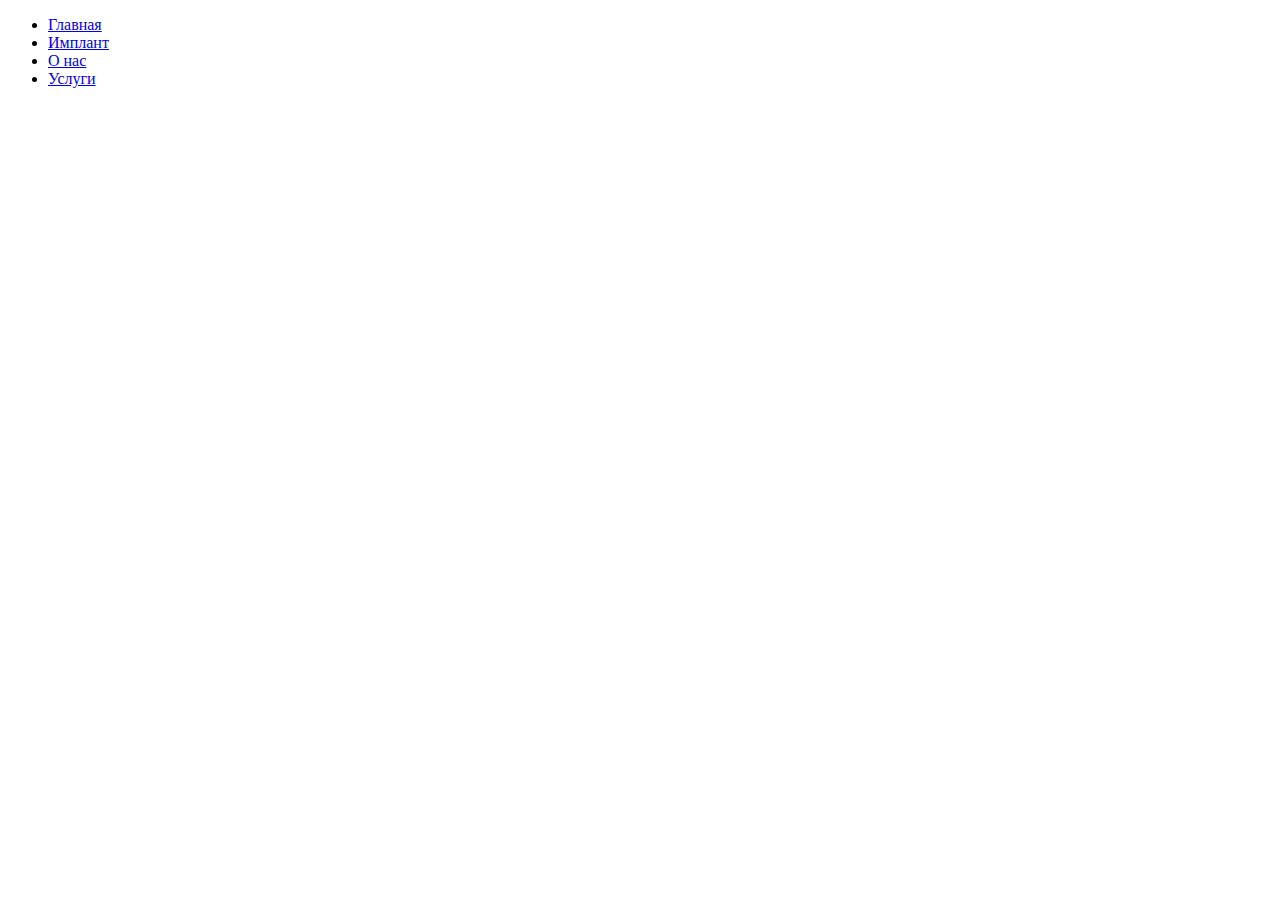
<file: app/index.html>
<!DOCTYPE html>
<html lang="en">
<head>
	<meta charset="UTF-8">
	<meta http-equiv="X-UA-Compatible" content="IE=edge">
	<meta name="viewport" content="width=device-width, initial-scale=1.0">
	<title>Document</title>
</head>
<body>
	<ul>
		<li><a href="main.html">Главная</a></li>
		<li><a href="implant.html">Имплант</a></li>
		<li><a href="o_nas.html">О нас</a></li>
		<li><a href="uslugi.html">Услуги</a></li>
	</ul>
</body>
</html>
</file>
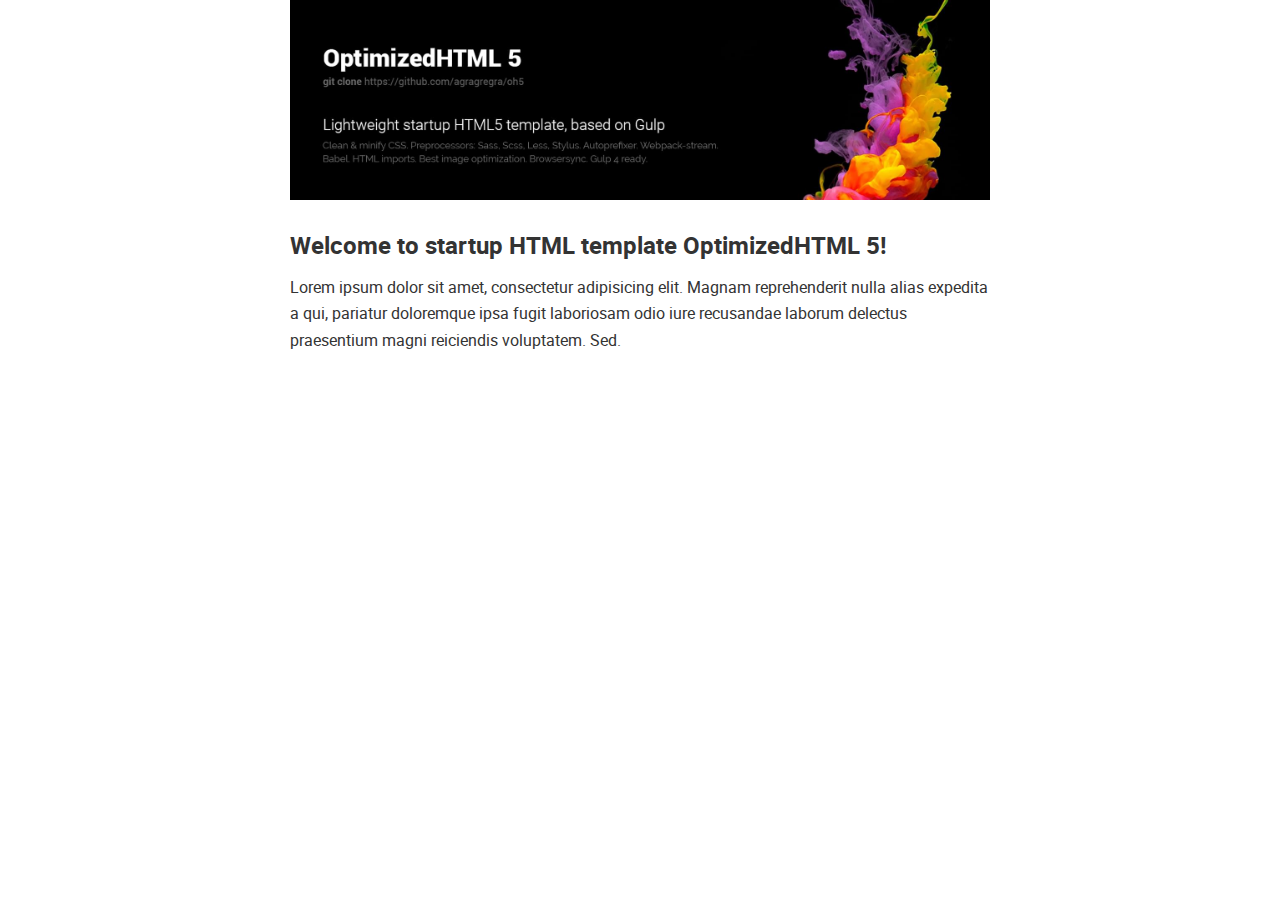
<file: dist/index.html>
<!DOCTYPE html>
<html>

<head>

	<meta charset="utf-8">
	<!-- <base href="/"> -->

	<title>OptimizedHTML 5</title>
	<meta name="description" content="Startup HTML template OptimizedHTML 5">

	<meta name="viewport" content="width=device-width">

	<link rel="icon" href="images/favicon.png">
	<meta property="og:image" content="images/dist/preview.jpg">
	
	<link rel="stylesheet" href="css/main.min.css">

</head>

<body>

	<div style="max-width: 700px; margin: auto">

		<img src="images/dist/preview.jpg" alt="Start HTML5 Template" style="width: 100%"><br><br>
		<h2>Welcome to startup HTML template OptimizedHTML 5!</h2>
		<p>Lorem ipsum dolor sit amet, consectetur adipisicing elit. Magnam reprehenderit nulla alias expedita a qui, pariatur doloremque ipsa fugit laboriosam odio iure recusandae laborum delectus praesentium magni reiciendis voluptatem. Sed.</p>
	
	</div>

	<script src="js/app.min.js"></script>

</body>
</html>
</file>
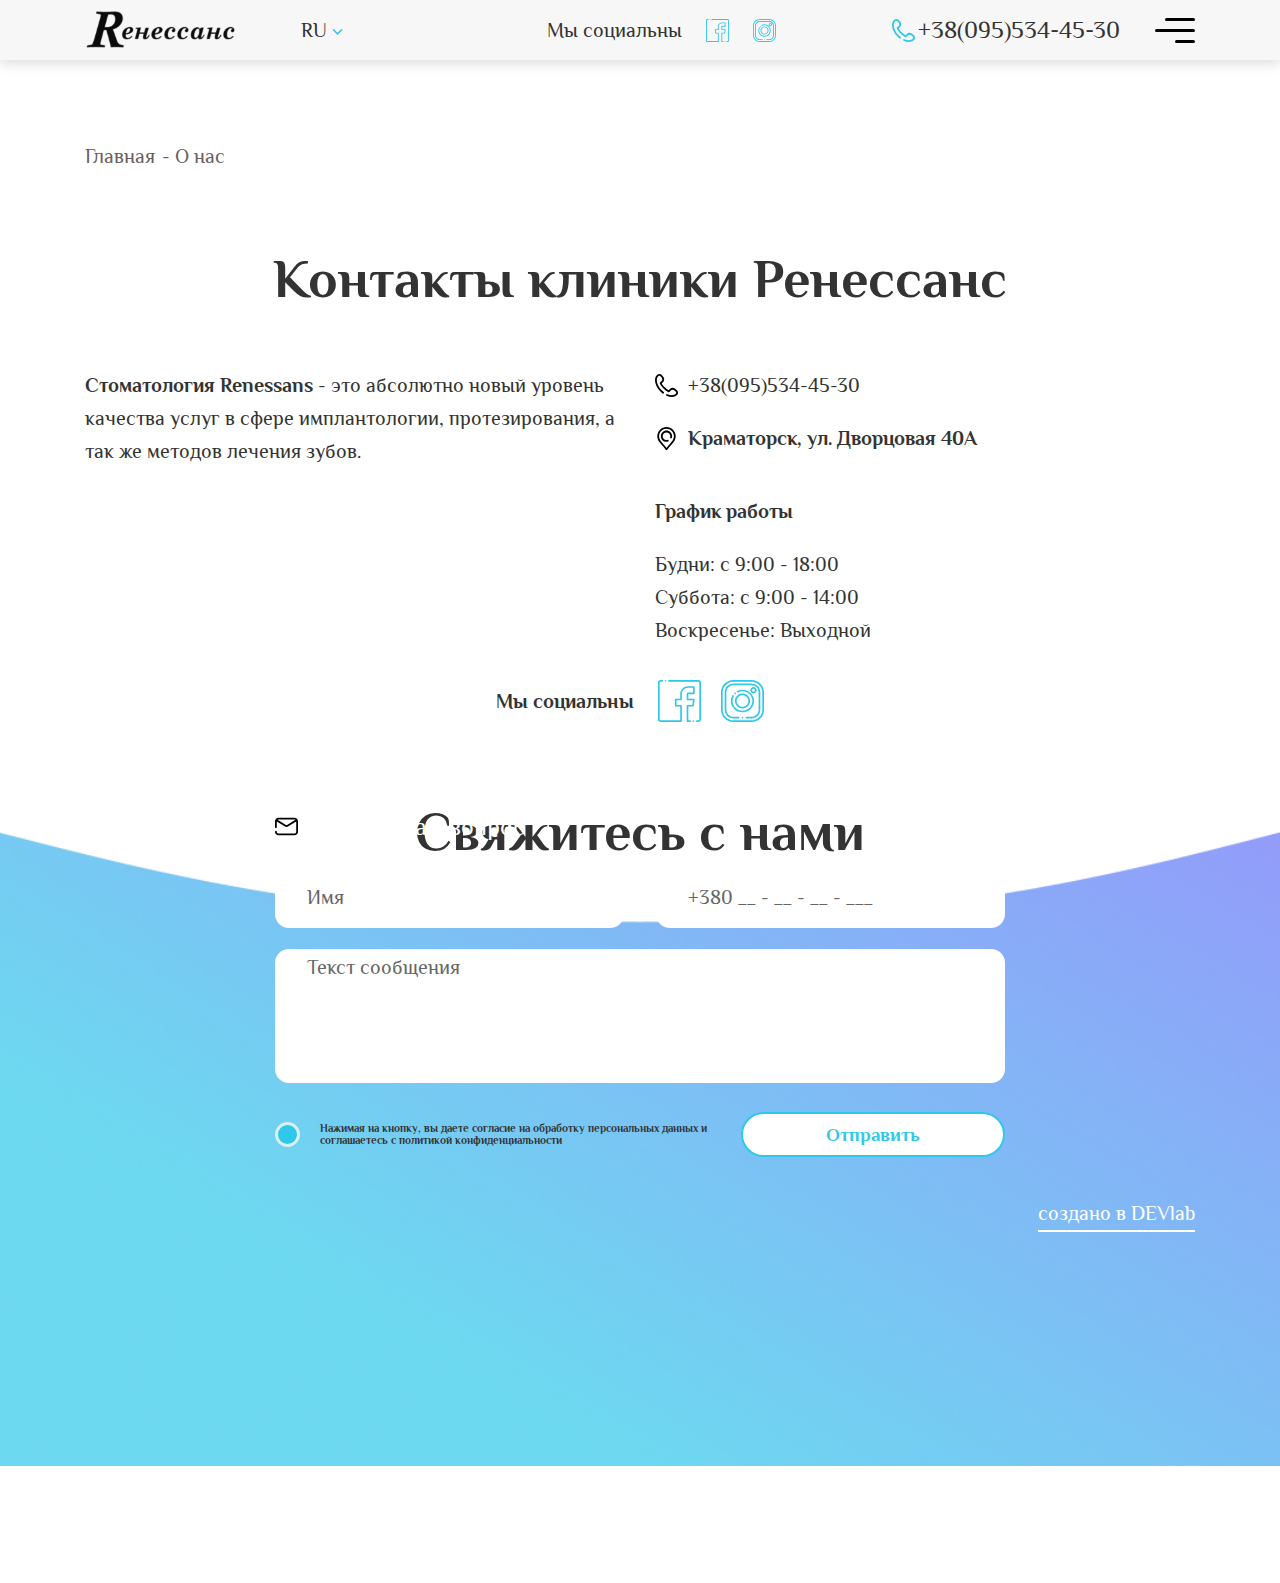
<file: app/contacts.html>
<!DOCTYPE html>
<html lang="ru">
<head>
	<meta charset="UTF-8">
	<meta http-equiv="X-UA-Compatible" content="IE=edge">
	<meta name="viewport" content="width=device-width, initial-scale=1.0">
	<link rel="stylesheet" href="css/main.min.css">
	<link rel="stylesheet" href="libs/owl.carousel.min.css">
	<link rel="stylesheet" href="libs/owl.theme.default.css">
	<link rel="stylesheet" href="libs/jquery.fancybox.css">

	<title>Document</title>
</head>
<body>
	<header class="header">
		<div class="container">
			<div class="header_wrapper">
				<a class="header_logo" href="">
					<img src="images/logo_renessans.svg" alt="">
				</a>
				<div class="header_lang">
					<span>RU</span> <img src="images/arrow.svg" alt="">
					<div class="header_lang__dropdown">
						<a class="lang_item" href="">RU</a>
						<a class="lang_item" href="">UA</a>
					</div>
				</div>
				<div class="header_socials">
					<div class="header_socials__text">
					<span>Мы социальны</span>
					</div>
					<a href="" class="header_socials__link">
						<img src="images/facebook.svg" alt="">
					</a>
					<a href="" class="header_socials__link">
						<img src="images/instagram.svg" alt="">
					</a>
				</div>
				<a class="header_number" href="tel:+38(095)534-45-30">
					<img class="header_number__img" src="images/phone-call.svg" alt="">
		
					
					<div class="header_number__tel">
						+38(095)534-45-30
					</div>

				</a>
				<div class="header_burger">
						
					<label for="checkbox1" class="checkbox_menu">
						<input type="checkbox" id="checkbox1">
						<span></span>
						<span></span>
						<span></span>
					</label>
				</div>


			</div>

		</div>
		<div class="header_mnu">

				<!-- <div class="main_list__title"><a href="">Меню сайта</a></div> -->
				<ul class="main_list">
					<li class="main_list__title">Меню сайта</li>
					<li class="main_list__item"><a href="">Главная</a></li>
					<li class="main_list__item"><a href="">Наши работы</a></li>
					<li class="main_list__item"><a href="">Услуги</a></li>
					<li class="main_list__item"><a href="">О нас</a></li>
					<li class="main_list__item"><a href="">Контакты</a></li>
				</ul>


			
				<div class="services-list-wrapper">
					<div class="services_list__title">Услуги клиники</div>
					<ul class="services_list">
						<li class="services_list__item"><a href="">Имплантология</a></li>
						<li class="services_list__item"><a href="">Виниры</a></li>
						<li class="services_list__item"><a href="">3D сканирование зубов</a></li>
						<li class="services_list__item"><a href="">Хирургия</a></li>
						<li class="services_list__item"><a href="">Протезирование</a></li>
						<li class="services_list__item"><a href="">Отбеливание зубов</a></li>
						<li class="services_list__item"><a href="">Пародонтология</a></li>
						<li class="services_list__item"><a href="">Микроскопия</a></li>
						<li class="services_list__item"><a href="">Томография</a></li>
						<li class="services_list__item"><a href="">Ортодонтия</a></li>
						<li class="services_list__item"><a href="">Косметология</a></li>
						<li class="services_list__item"><a href="">Наркоз</a></li>
						<li class="services_list__item"><a href="">Эндодонтия</a></li>
					</ul>
				</div>


		</div>

	</header>
	<section class="section-breadcrumps">
		<div class="container">
			<div class="row">
				<div class="col-12">
					<ul class="breadcrumb">
						<li class="breadcrumb-item"><a href="main.html">Главная</a></li>
						<li class="active">О нас</li>
					</ul>
				</div>
			</div>
		</div>
	</section>

	<section class="contacts-page">
		<div class="container">
			<div class="row">
				<div class="col-12">
					<h2 class="title">Контакты клиники Ренессанс</h2>
				</div>
				<div class="col-12 col-md-12 col-lg-6 col-sm-12">
					<div class="text-left"><strong>Стоматология Renessans</strong> - это абсолютно новый уровень качества услуг в сфере имплантологии, протезирования, а так же методов лечения зубов.</div>
					<div class="map">
						<iframe src="https://www.google.com/maps/embed?pb=!1m18!1m12!1m3!1d2631.5505798373615!2d37.59665641596296!3d48.73317857927545!2m3!1f0!2f0!3f0!3m2!1i1024!2i768!4f13.1!3m3!1m2!1s0x40df96fc963a8d65%3A0x1006bddb02c7db74!2z0YPQuy4g0JTQstC-0YDRhtC-0LLQsCwgNDAsINCa0YDQsNC80LDRgtC-0YDRgdC6LCDQlNC-0L3QtdGG0LrQsNGPINC-0LHQu9Cw0YHRgtGMLCA4NDMwMA!5e0!3m2!1sru!2sua!4v1614528481472!5m2!1sru!2sua" width="580" height="134" style="border:none; border-radius: 14px;" allowfullscreen="" loading="lazy"></iframe>
					</div>
				</div>
				<div class="col-12 col-md-12 col-lg-6 col-sm-12">
					<div class="contacts_tel">
						<img src="images/tel.svg" alt="">
						<p class="text">+38(095)534-45-30</p>
					</div>
					<div class="contacts_addr">
						<img src="images/loc.svg" alt="">
						<p class="text">Краматорск, ул. Дворцовая 40А</p>
					</div>
					<strong class="day-info">График работы</strong>
					<p class="text">Будни: с 9:00 - 18:00</p>
					<p class="text">Суббота: с 9:00 - 14:00</p>
					<p class="text">Воскресенье: Выходной</p>
				</div>
				<div class="col-12">
					<div class="header_socials-wrapper">
						<div class="header_socials__text">
							<span>Мы социальны</span>
							</div>
							<div class="header_socials__link">
								<div class="socials_icon"><a href=""><img src="images/facebook-big.svg" alt=""></a></div>
								<div class="socials_icon"><a href=""><img src="images/instagram-big.svg" alt=""></a></div>
							</div>
					</div>
				</div>
			</div>
		</div>
	</section>

	<section class="popup" id="popup-form" style="display: none;">
		<div class="container">
			<div class="row">
				<div class="footer-wrapper">

					<div class="col-12 col-md-12 col-sm-12 col-lg-8">
						<form class="form" name="main-form">
							<div class="popup-button-close" onclick="$.fancybox.close();">
								<img src="images/ico_close.png" alt="">
							</div>
							<div class="form_title">Запись на приём</div>
							<p class="text">Информационное сообщение - это абсолютно новый уровень качества услуг в сфере имплантологии, протезирования, а так же методов лечения зубов.</p>
							<div class="form_input__info">
								<input type="text" class="name" placeholder="Имя">
								<input type="tel" class="number" placeholder="+380 __ - __ - __ - ___">
							</div>
							<div class="form_input__text">
								<textarea name="message" class="text" cols="30" rows="10" placeholder="Текст сообщения"></textarea>
							</div>
							<div class="form_button">
								<div class="form_button-wrapper">
									<div class="checkbox-wrapper">
										<input type="checkbox" id="popup-form-checkbox" class="form-checkbox">
										<label class="custom-checkbox" for="popup-form-checkbox"><img src="images/galka.svg" alt=""></label>
									</div>
									<div class="text">Нажимая на кнопку, вы даете согласие на обработку персональных данных и соглашаетесь c политикой конфиденциальности</div>
								</div>
								<a href="" class="button in-form" onclick='document.forms["main-form"].submit(); return false;'>Отправить</a>
	
							</div>
	
						</form>

				</div>
				</div>

			</div>
		</div>
	</section>

	<footer class="footer">
		<div class="container">
			<div class="row">
				<div class="col-12">
					<h2 class="title">Свяжитесь с нами</h2>
				</div>
				<div class="footer-wrapper connect">
					<div class="col-12 col-md-12 col-lg-8 col-sm-12">
						<form class="form" name="main-form">
							<div class="form_title"><img src="images/form-letter.svg" alt=""> Задайте нам вопрос</div>
							<div class="form_input__info">
								<input type="text" class="name" placeholder="Имя">
								<input type="tel" class="number" placeholder="+380 __ - __ - __ - ___">
							</div>
							<div class="form_input__text">
								<textarea name="message" class="text" cols="30" rows="10" placeholder="Текст сообщения"></textarea>
							</div>
							<div class="form_button">
								<div class="form_button-wrapper">
									<div class="checkbox-wrapper">
										<input type="checkbox" id="for-form" class="form-checkbox">
										<label class="custom-checkbox" for="for-form"><img src="images/galka.svg" alt=""></label>
									</div>
									<div class="text">Нажимая на кнопку, вы даете согласие на обработку персональных данных и соглашаетесь c политикой конфиденциальности</div>
								</div>
								<a href="" class="button" onclick='document.forms["main-form"].submit(); return false;'>Отправить</a>

							</div>
	
						</form>
					</div>
					<div class="col-12">
						<div class="developer_link">
							<a href="">создано в DEVlab</a>
						</div>
					</div>
				</div>


			</div>
		</div>
	</footer>
	<script src="js/app.min.js"></script>
	<script
	src="https://code.jquery.com/jquery-3.5.1.min.js"
	integrity="sha256-9/aliU8dGd2tb6OSsuzixeV4y/faTqgFtohetphbbj0="
	crossorigin="anonymous"></script>
	<script src="libs/owl.carousel.min.js"></script>
	<script src="libs/jquery.maskedinput.min.js"></script>
	<script src="libs/jquery.fancybox.js"></script>
</body>
</html>
</file>
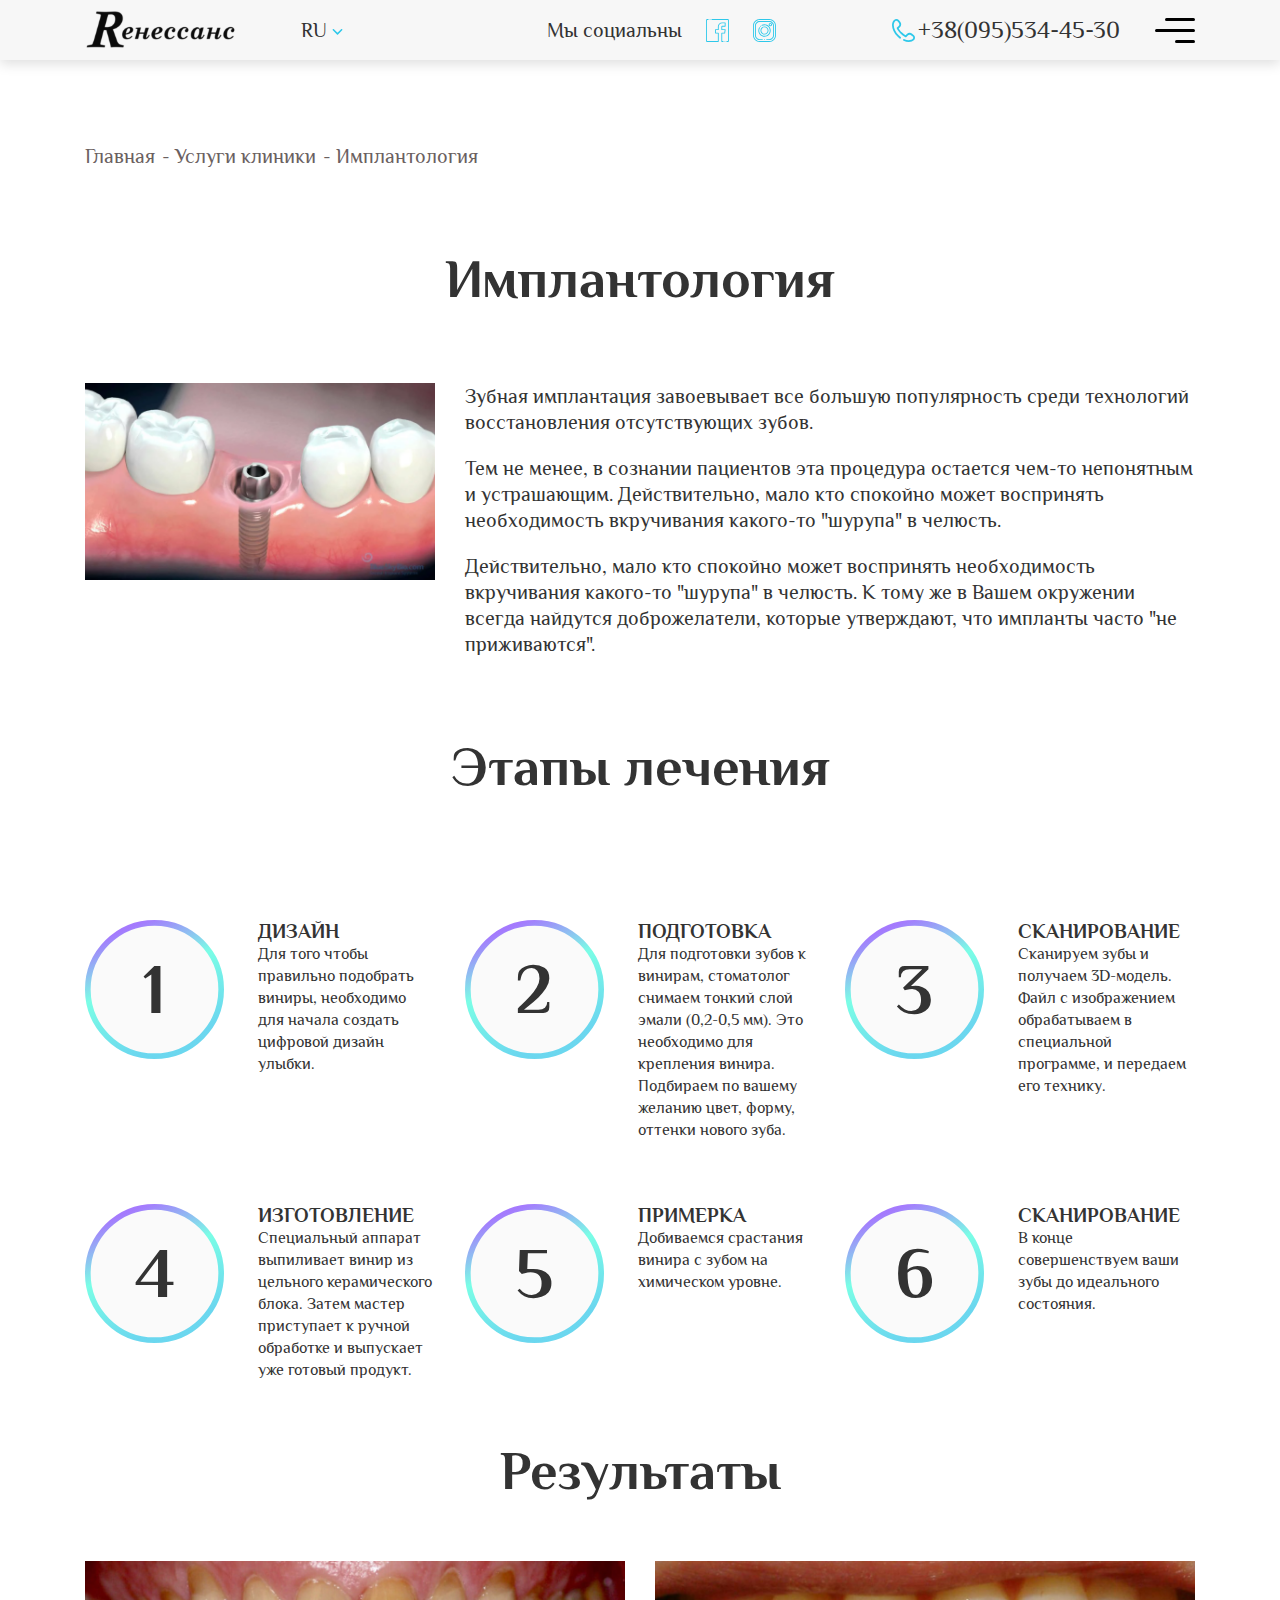
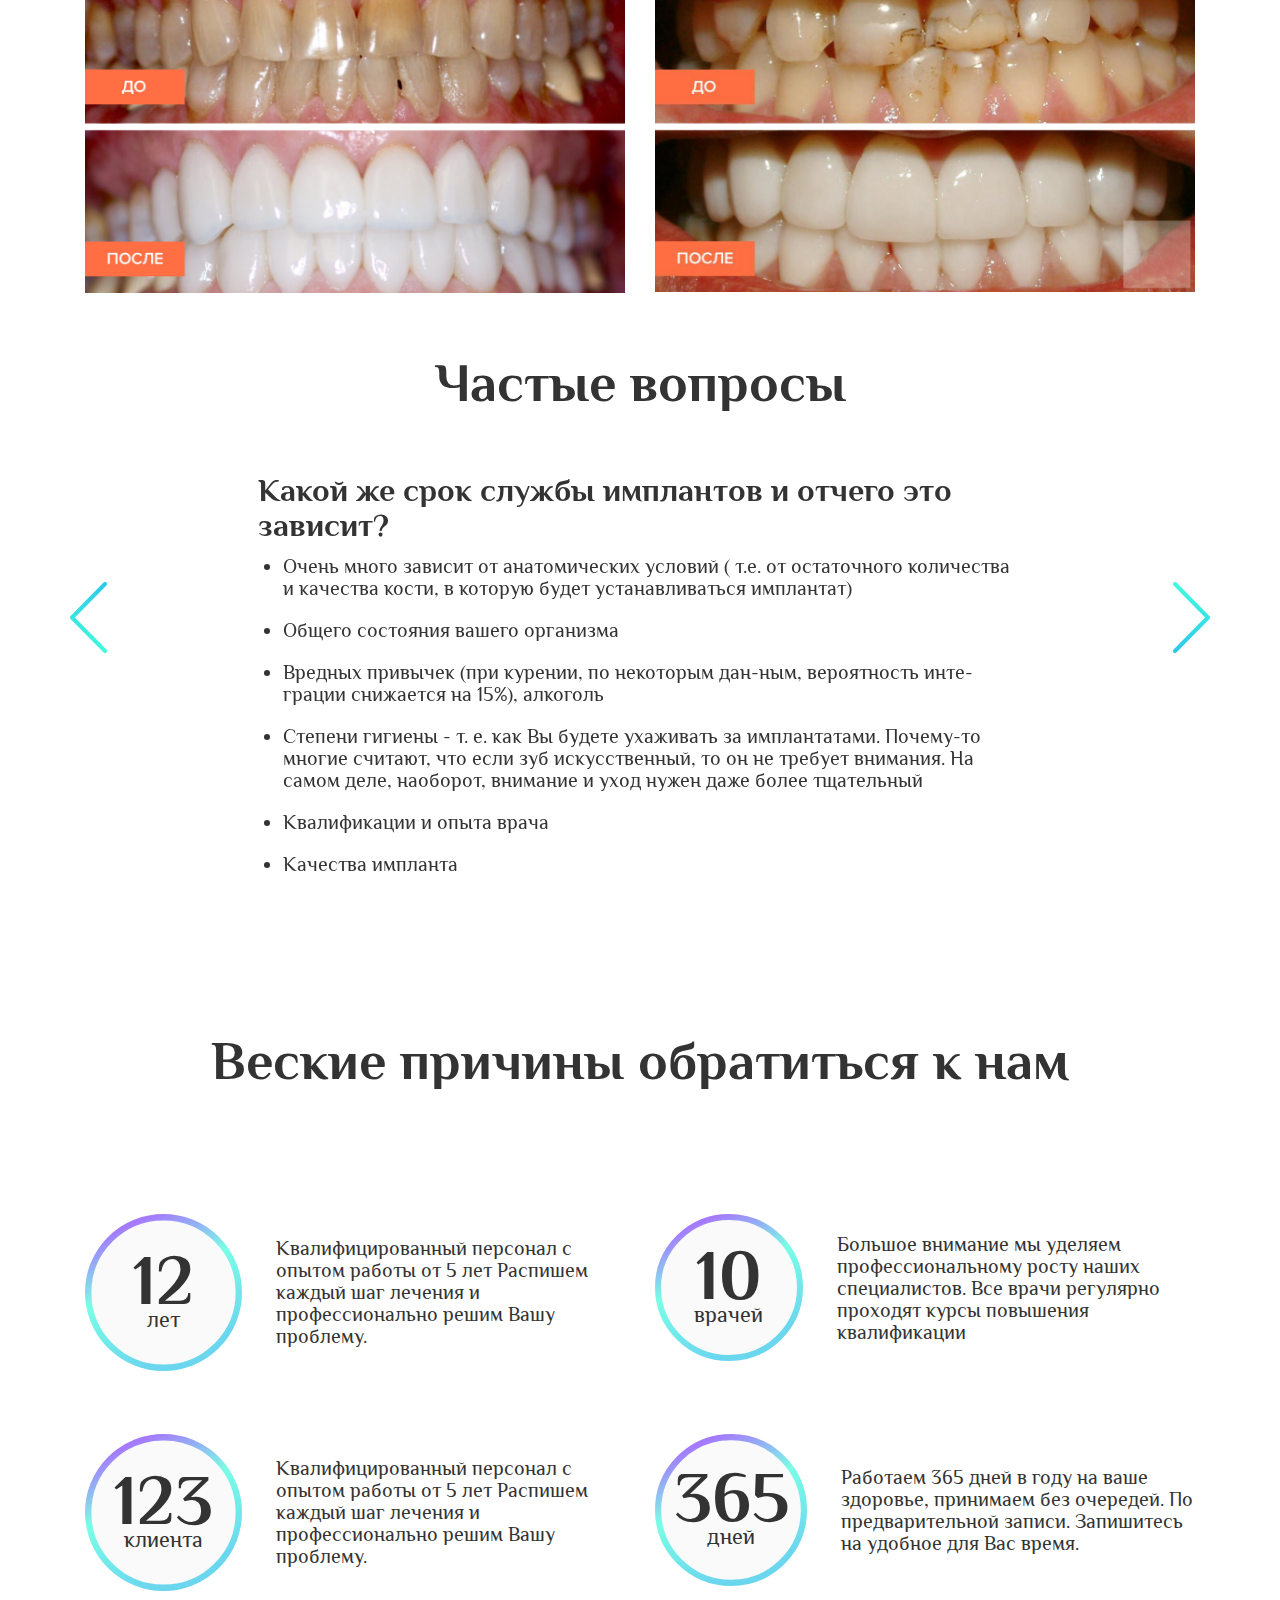
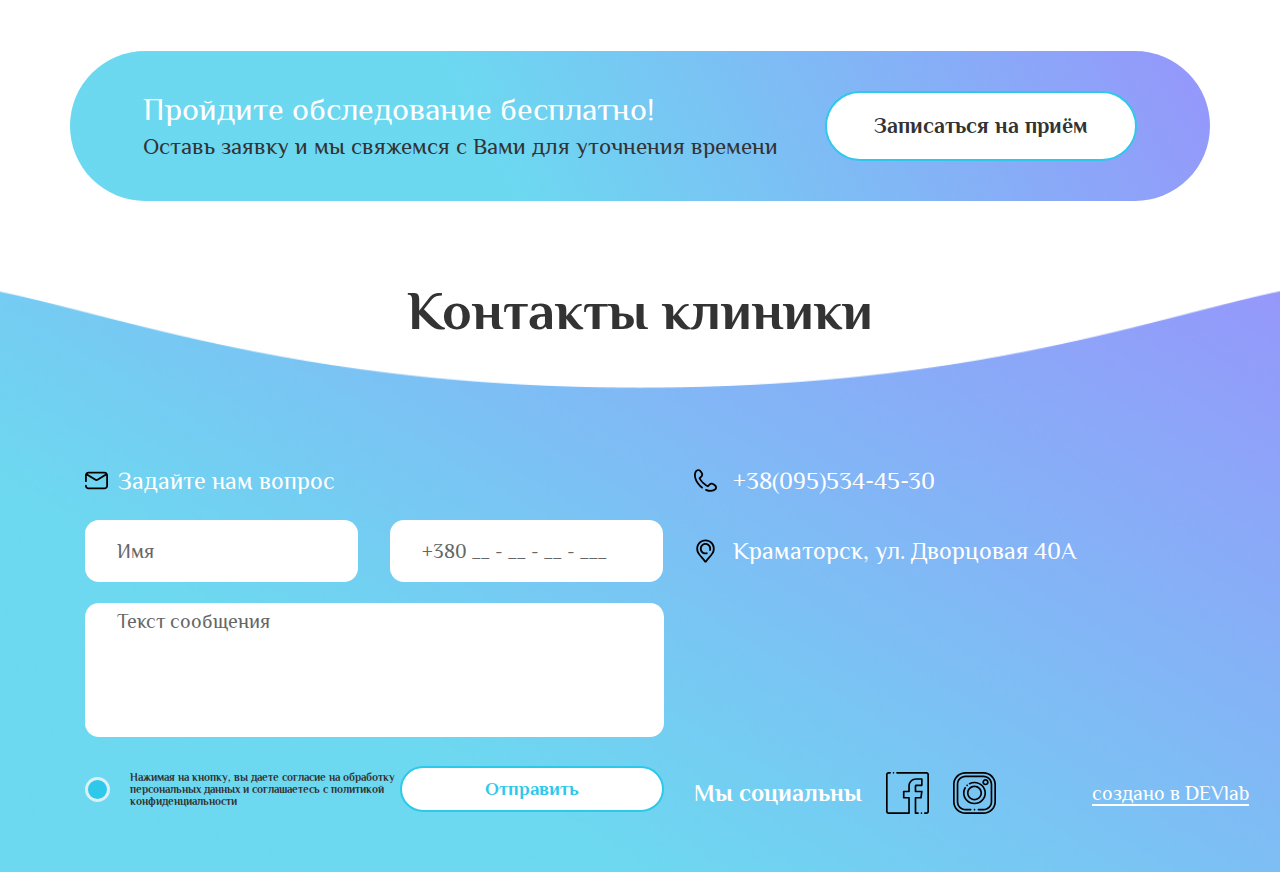
<file: app/implant.html>
<!DOCTYPE html>
<html lang="ru">
<head>
	<meta charset="UTF-8">
	<meta http-equiv="X-UA-Compatible" content="IE=edge">
	<meta name="viewport" content="width=device-width, initial-scale=1.0">
	<link rel="stylesheet" href="css/main.min.css">
	<link rel="stylesheet" href="libs/owl.carousel.min.css">
	<link rel="stylesheet" href="libs/owl.theme.default.css">
	<link rel="stylesheet" href="libs/jquery.fancybox.css">

	<title>Document</title>
</head>
<body>
	<header class="header">
		<div class="container">
			<div class="header_wrapper">
				<a class="header_logo" href="">
					<img src="images/logo_renessans.svg" alt="">
				</a>
				<div class="header_lang">
					<span>RU</span> <img src="images/arrow.svg" alt="">
					<div class="header_lang__dropdown">
						<a class="lang_item" href="">RU</a>
						<a class="lang_item" href="">UA</a>
					</div>
				</div>
				<div class="header_socials">
					<div class="header_socials__text">
					<span>Мы социальны</span>
					</div>
					<a href="" class="header_socials__link">
						<img src="images/facebook.svg" alt="">
					</a>
					<a href="" class="header_socials__link">
						<img src="images/instagram.svg" alt="">
					</a>
				</div>
				<a class="header_number" href="tel:+38(095)534-45-30">
					<img class="header_number__img" src="images/phone-call.svg" alt="">
		
					
					<div class="header_number__tel">
						+38(095)534-45-30
					</div>

				</a>
				<div class="header_burger">
						
					<label for="checkbox1" class="checkbox_menu">
						<input type="checkbox" id="checkbox1">
						<span></span>
						<span></span>
						<span></span>
					</label>
				</div>


			</div>

		</div>
		<div class="header_mnu">

				<!-- <div class="main_list__title"><a href="">Меню сайта</a></div> -->
				<ul class="main_list">
					<li class="main_list__title">Меню сайта</li>
					<li class="main_list__item"><a href="">Главная</a></li>
					<li class="main_list__item"><a href="">Наши работы</a></li>
					<li class="main_list__item"><a href="">Услуги</a></li>
					<li class="main_list__item"><a href="">О нас</a></li>
					<li class="main_list__item"><a href="">Контакты</a></li>
				</ul>


			
				<div class="services-list-wrapper">
					<div class="services_list__title">Услуги клиники</div>
					<ul class="services_list">
						<li class="services_list__item"><a href="">Имплантология</a></li>
						<li class="services_list__item"><a href="">Виниры</a></li>
						<li class="services_list__item"><a href="">3D сканирование зубов</a></li>
						<li class="services_list__item"><a href="">Хирургия</a></li>
						<li class="services_list__item"><a href="">Протезирование</a></li>
						<li class="services_list__item"><a href="">Отбеливание зубов</a></li>
						<li class="services_list__item"><a href="">Пародонтология</a></li>
						<li class="services_list__item"><a href="">Микроскопия</a></li>
						<li class="services_list__item"><a href="">Томография</a></li>
						<li class="services_list__item"><a href="">Ортодонтия</a></li>
						<li class="services_list__item"><a href="">Косметология</a></li>
						<li class="services_list__item"><a href="">Наркоз</a></li>
						<li class="services_list__item"><a href="">Эндодонтия</a></li>
					</ul>
				</div>


		</div>

	</header>
	<section class="section-breadcrumps">
		<div class="container">
			<div class="row">
				<div class="col-12">
					<ul class="breadcrumb">
						<li class="breadcrumb-item"><a href="main.html">Главная</a></li>
						<li class="breadcrumb-item"><a href="uslugi.html">Услуги клиники</a></li>
						<li class="active">Имплантология</li>
					</ul>
				</div>
			</div>
		</div>
	</section>
	
	<section class="appeal standard">
		<div class="container">
			<div class="row">
				<div class="col-12">
					<h2 class="title">Имплантология</h2>
				</div>
				<div class="col-12 col-sm-12 col-lg-4">
					<div class="image-wrapper">
						<img src="images/implant-img.png" alt="">
					</div>
				</div>
				<div class="col-12 col-sm-12 col-lg-8">
					<div class="appeal_text">
						<p class="text">Зубная имплантация завоевывает все большую популярность среди технологий восстановления отсутствующих зубов.</p>
						<p class="text">Тем не менее, в сознании пациентов эта процедура остается чем-то непонятным и устрашающим. Действительно, мало кто спокойно может воспринять необходимость вкручивания какого-то "шурупа" в челюсть.</p>
						<p class="text">Действительно, мало кто спокойно может воспринять необходимость вкручивания какого-то "шурупа" в челюсть. К тому же в Вашем окружении всегда найдутся доброжелатели, которые утверждают, что импланты часто "не приживаются".</p>

					</div>
				</div>

			</div>
		</div>
	</section>
	<section class="section causes stage">
		<div class="container">
			<div class="row">
				<div class="col-12">
					<h2 class="title">Этапы лечения</h2>
				</div>
					<div class="col-12 col-md-12 col-lg-4 col-sm-12">
						<div class="causes_item">
							<div class="image-wrapper">
								<img src="images/circle.svg" alt="" class="image-rotate">
								<p class="digit"><span>1</span></p>
							</div>
							<div class="text-wrapper">
								<p class="title">ДИЗАЙН</p>
								<p class="text">Для того чтобы правильно подобрать виниры, необходимо для начала создать цифровой дизайн улыбки.</p>
							</div>
						</div>
	
					</div>
					<div class="col-12 col-md-12 col-lg-4 col-sm-12">
						<div class="causes_item">
							<div class="image-wrapper">
								<img src="images/circle.svg" alt="" class="image-rotate">
								<p class="digit"><span>2</span></p>
							</div>
							<div class="text-wrapper">
								<p class="title">ПОДГОТОВКА</p>
								<p class="text">Для подготовки зубов к винирам, стоматолог снимаем тонкий слой эмали (0,2-0,5 мм). Это необходимо для крепления винира. Подбираем по вашему желанию цвет, форму, оттенки нового зуба.</p>
							</div>
						</div>
	
					</div>
					<div class="col-12 col-md-12 col-lg-4 col-sm-12">
						<div class="causes_item">
							<div class="image-wrapper">
								<img src="images/circle.svg" alt="" class="image-rotate">
								<p class="digit"><span>3</span></p>
							</div>
							<div class="text-wrapper">
								<p class="title">СКАНИРОВАНИЕ</p>
								<p class="text">Сканируем зубы и получаем 3D-модель. Файл с изображением обрабатываем в специальной программе, и передаем его технику.</p>
							</div>
						</div>
	
					</div>
					<div class="col-12 col-md-12 col-lg-4 col-sm-12">
						<div class="causes_item">
							<div class="image-wrapper">
								<img src="images/circle.svg" alt="" class="image-rotate">
								<p class="digit"><span>4</span></p>
							</div>
							<div class="text-wrapper">
								<p class="title">ИЗГОТОВЛЕНИЕ</p>
								<p class="text">Специальный аппарат выпиливает винир из цельного керамического блока. Затем мастер приступает к ручной обработке и выпускает уже готовый продукт.</p>
							</div>
						</div>
	
					</div>
					<div class="col-12 col-md-12 col-lg-4 col-sm-12">
						<div class="causes_item">
							<div class="image-wrapper">
								<img src="images/circle.svg" alt="" class="image-rotate">
								<p class="digit"><span>5</span></p>
							</div>
							<div class="text-wrapper">
								<p class="title">ПРИМЕРКА</p>
								<p class="text">Добиваемся срастания винира с зубом на химическом уровне.</p>
							</div>
						</div>
	
					</div>
					<div class="col-12 col-md-12 col-lg-4 col-sm-12">
						<div class="causes_item">
							<div class="image-wrapper">
								<img src="images/circle.svg" alt="" class="image-rotate">
								<p class="digit"><span>6</span></p>
							</div>
							<div class="text-wrapper">
								<p class="title">СКАНИРОВАНИЕ</p>
								<p class="text">В конце совершенствуем ваши зубы до идеального состояния.</p>
							</div>

						</div>
	
					</div>



			</div>
		</div>
	</section>
	<section class="results">
		<div class="container">
			<div class="row">
				<div class="col-12">
					<h2 class="title">Результаты</h2>
				</div>
				<div class="col-6">
					<div class="image-wrapper">
						<img src="images/result-img.png" alt="">
					</div>
				</div>
				<div class="col-6">
					<div class="image-wrapper">
						<img src="images/result-img2.png" alt="">
					</div>
				</div>
			</div>
		</div>
	</section>
	<section class="specialists questions">
		<div class="container">
			<div class="row">
				<div class="col-12">
					<h2 class="title">Частые вопросы</h2>
				</div>
				<div class="carousel-wrapper">
					<div class="owl-carousel">
						<div class="carousel_item">
							<div class="col-9 col-md-9 col-sm-12 col-12">
								<div class="carousel_item__text">
									<h3 class="title">Какой же срок службы имплантов и отчего это зависит?</h3>
									<ul class="carousel_item__list">
										<li class="text">Очень много зависит от анатомических условий ( т.е. от остаточного количества и качества кости, в которую будет устанавливаться имплантат)</li>
										<li class="text">Общего состояния вашего организма</li>
										<li class="text">Вредных привычек (при курении, по некоторым дан-ным, вероятность инте-грации снижается на 15%), алкоголь</li>
										<li class="text">Степени гигиены - т. е. как Вы будете ухаживать за имплантатами. Почему-то многие считают, что если зуб искусственный, то он не требует внимания. На самом деле, наоборот, внимание и уход нужен даже более тщательный</li>
										<li class="text">Квалификации и опыта врача</li>
										<li class="text">Качества импланта</li>
										
									</ul>
								</div>
							</div>
						</div>
						<div class="carousel_item">
							<div class="col-9 col-md-9 col-sm-12 col-12">
								<div class="carousel_item__text">
									<h3 class="title">Какой же срок службы имплантов и отчего это зависит?</h3>
									<ul class="carousel_item__list">
										<li class="text">Очень много зависит от анатомических условий ( т.е. от остаточного количества и качества кости, в которую будет устанавливаться имплантат)</li>
										<li class="text">Общего состояния вашего организма</li>
										<li class="text">Вредных привычек (при курении, по некоторым дан-ным, вероятность инте-грации снижается на 15%), алкоголь</li>
										<li class="text">Степени гигиены - т. е. как Вы будете ухаживать за имплантатами. Почему-то многие считают, что если зуб искусственный, то он не требует внимания. На самом деле, наоборот, внимание и уход нужен даже более тщательный</li>
										<li class="text">Квалификации и опыта врача</li>
										<li class="text">Качества импланта</li>
										
									</ul>
								</div>
							</div>
						</div>
		
		
					  </div>
				</div>
			</div>
		</div>

	</section>
	<section class="section causes">
		<div class="container">
			<div class="row">
				<div class="col-12">
					<h2 class="title">Веские причины обратиться к нам</h2>
				</div>
					<div class="col-12 col-md-12 col-lg-6 col-sm-12">
						<div class="causes_item">
							<div class="image-wrapper">
								<img src="images/circle.svg" alt="" class="image-rotate">
								<p class="digit"><span>12</span>лет</p>
							</div>
							<p class="text">Квалифицированный персонал с опытом работы от 5 лет
								Распишем каждый шаг лечения и профессионально решим Вашу проблему.</p>
						</div>
	
					</div>
					<div class="col-12 col-md-12 col-lg-6 col-sm-12">
						<div class="causes_item">
							<div class="image-wrapper">
								<img src="images/circle.svg" alt="" class="image-rotate">
								<p class="digit"><span>10</span>врачей</p>
							</div>
							<p class="text">Большое внимание мы уделяем профессиональному росту наших специалистов. Все врачи регулярно проходят курсы повышения квалификации</p>
						</div>
	
					</div>
					<div class="col-12 col-md-12 col-lg-6 col-sm-12">
						<div class="causes_item">
							<div class="image-wrapper">
								<img src="images/circle.svg" alt="" class="image-rotate">
								<p class="digit"><span>123</span>клиента</p>
							</div>
							<p class="text">Квалифицированный персонал с опытом работы от 5 лет
								Распишем каждый шаг лечения и профессионально решим Вашу проблему.</p>
						</div>
	
					</div>
					<div class="col-12 col-md-12 col-lg-6 col-sm-12">
						<div class="causes_item">
							<div class="image-wrapper">
								<img src="images/circle.svg" alt="" class="image-rotate">
								<p class="digit"><span>365</span>дней</p>
							</div>
							<p class="text">Работаем 365 дней в году на ваше здоровье, принимаем без очередей. По предварительной записи. Запишитесь на удобное для Вас время.</p>
						</div>
	
					</div>



			</div>
		</div>
	</section>
	<section class="section survey">
		<div class="container">
			<div class="row">
				<div class="survey-wrapper">
					<div class="survey_text">
						<div class="survey_title">
							Пройдите обследование бесплатно!
						</div>
						<p class="text">Оставь заявку и мы свяжемся с Вами для уточнения времени</p>
						
					</div>
					<div class="survey_button">
						<a class="button" data-fancybox data-src="#popup-form" href="">Записаться на приём</a>
					</div>
				</div>

			</div>
		</div>
	</section>
	<section class="popup" id="popup-form" style="display: none;">
		<div class="container">
			<div class="row">
				<div class="footer-wrapper">

					<div class="col-12 col-md-12 col-sm-12 col-lg-8">
						<form class="form" name="main-form">
							<div class="popup-button-close" onclick="$.fancybox.close();">
								<img src="images/ico_close.png" alt="">
							</div>
							<div class="form_title">Запись на приём</div>
							<p class="text">Информационное сообщение - это абсолютно новый уровень качества услуг в сфере имплантологии, протезирования, а так же методов лечения зубов.</p>
							<div class="form_input__info">
								<input type="text" class="name" placeholder="Имя">
								<input type="tel" class="number" placeholder="+380 __ - __ - __ - ___">
							</div>
							<div class="form_input__text">
								<textarea name="message" class="text" cols="30" rows="10" placeholder="Текст сообщения"></textarea>
							</div>
							<div class="form_button">
								<div class="form_button-wrapper">
									<div class="checkbox-wrapper">
										<input type="checkbox" id="popup-form-checkbox" class="form-checkbox">
										<label class="custom-checkbox" for="popup-form-checkbox"><img src="images/galka.svg" alt=""></label>
									</div>
									<div class="text">Нажимая на кнопку, вы даете согласие на обработку персональных данных и соглашаетесь c политикой конфиденциальности</div>
								</div>
								<a href="" class="button in-form" onclick='document.forms["main-form"].submit(); return false;'>Отправить</a>
	
							</div>
	
						</form>

				</div>
				</div>

			</div>
		</div>
	</section>
	<footer class="footer">
		<div class="container">
			<div class="row">
				<div class="col-12">
					<h2 class="title">Контакты клиники</h2>
				</div>
				<div class="footer-wrapper">
					<div class="col-12 col-md-12 col-lg-6 col-sm-12">
						<form class="form" name="main-form">
							<div class="form_title"><img src="images/form-letter.svg" alt=""> Задайте нам вопрос</div>
							<div class="form_input__info">
								<input type="text" class="name" placeholder="Имя">
								<input type="tel" class="number" placeholder="+380 __ - __ - __ - ___">
							</div>
							<div class="form_input__text">
								<textarea name="message" class="text" cols="30" rows="10" placeholder="Текст сообщения"></textarea>
							</div>
							<div class="form_button">
								<div class="form_button-wrapper">
									<div class="checkbox-wrapper">
										<input type="checkbox" id="for-form" class="form-checkbox">
										<label class="custom-checkbox" for="for-form"><img src="images/galka.svg" alt=""></label>
									</div>
									<div class="text">Нажимая на кнопку, вы даете согласие на обработку персональных данных и соглашаетесь c политикой конфиденциальности</div>
								</div>
								<a href="" class="button" onclick='document.forms["main-form"].submit(); return false;'>Отправить</a>

							</div>
	
						</form>
					</div>
					<div class="col-12 col-md-12 col-lg-6 col-sm-12">
						<div class="contacts">
							<div class="contacts_tel">
								<img src="images/tel.svg" alt="">
								<p class="text">+38(095)534-45-30</p>
							</div>
							<div class="contacts_addr">
								<img src="images/loc.svg" alt="">
								<p class="text">Краматорск, ул. Дворцовая 40А</p>
							</div>
						</div>
						<div class="map">
							<iframe src="https://www.google.com/maps/embed?pb=!1m18!1m12!1m3!1d2631.5505798373615!2d37.59665641596296!3d48.73317857927545!2m3!1f0!2f0!3f0!3m2!1i1024!2i768!4f13.1!3m3!1m2!1s0x40df96fc963a8d65%3A0x1006bddb02c7db74!2z0YPQuy4g0JTQstC-0YDRhtC-0LLQsCwgNDAsINCa0YDQsNC80LDRgtC-0YDRgdC6LCDQlNC-0L3QtdGG0LrQsNGPINC-0LHQu9Cw0YHRgtGMLCA4NDMwMA!5e0!3m2!1sru!2sua!4v1614528481472!5m2!1sru!2sua" width="580" height="134" style="border:none; border-radius: 14px;" allowfullscreen="" loading="lazy"></iframe>
						</div>
						<div class="rights">
							<div class="header_socials">
								<div class="header_socials-wrapper">
									<div class="header_socials__text">
										<span>Мы социальны</span>
										</div>
										<div class="header_socials__link">
											<div class="socials_icon"><a href=""><img src="images/facebook_footer.svg" alt=""></a></div>
											<div class="socials_icon"><a href=""><img src="images/instagram_footer.svg" alt=""></a></div>
										</div>
								</div>
	
								<div class="developer_link">
									<a href="">создано в DEVlab</a>
								</div>
							</div>
						</div>
					</div>

				</div>


			</div>
		</div>
	</footer>
	<script src="js/app.min.js"></script>
	<script
	src="https://code.jquery.com/jquery-3.5.1.min.js"
	integrity="sha256-9/aliU8dGd2tb6OSsuzixeV4y/faTqgFtohetphbbj0="
	crossorigin="anonymous"></script>
	<script src="libs/owl.carousel.min.js"></script>
	<script src="libs/jquery.maskedinput.min.js"></script>
	<script src="libs/jquery.fancybox.js"></script>
</body>
</html>
</file>
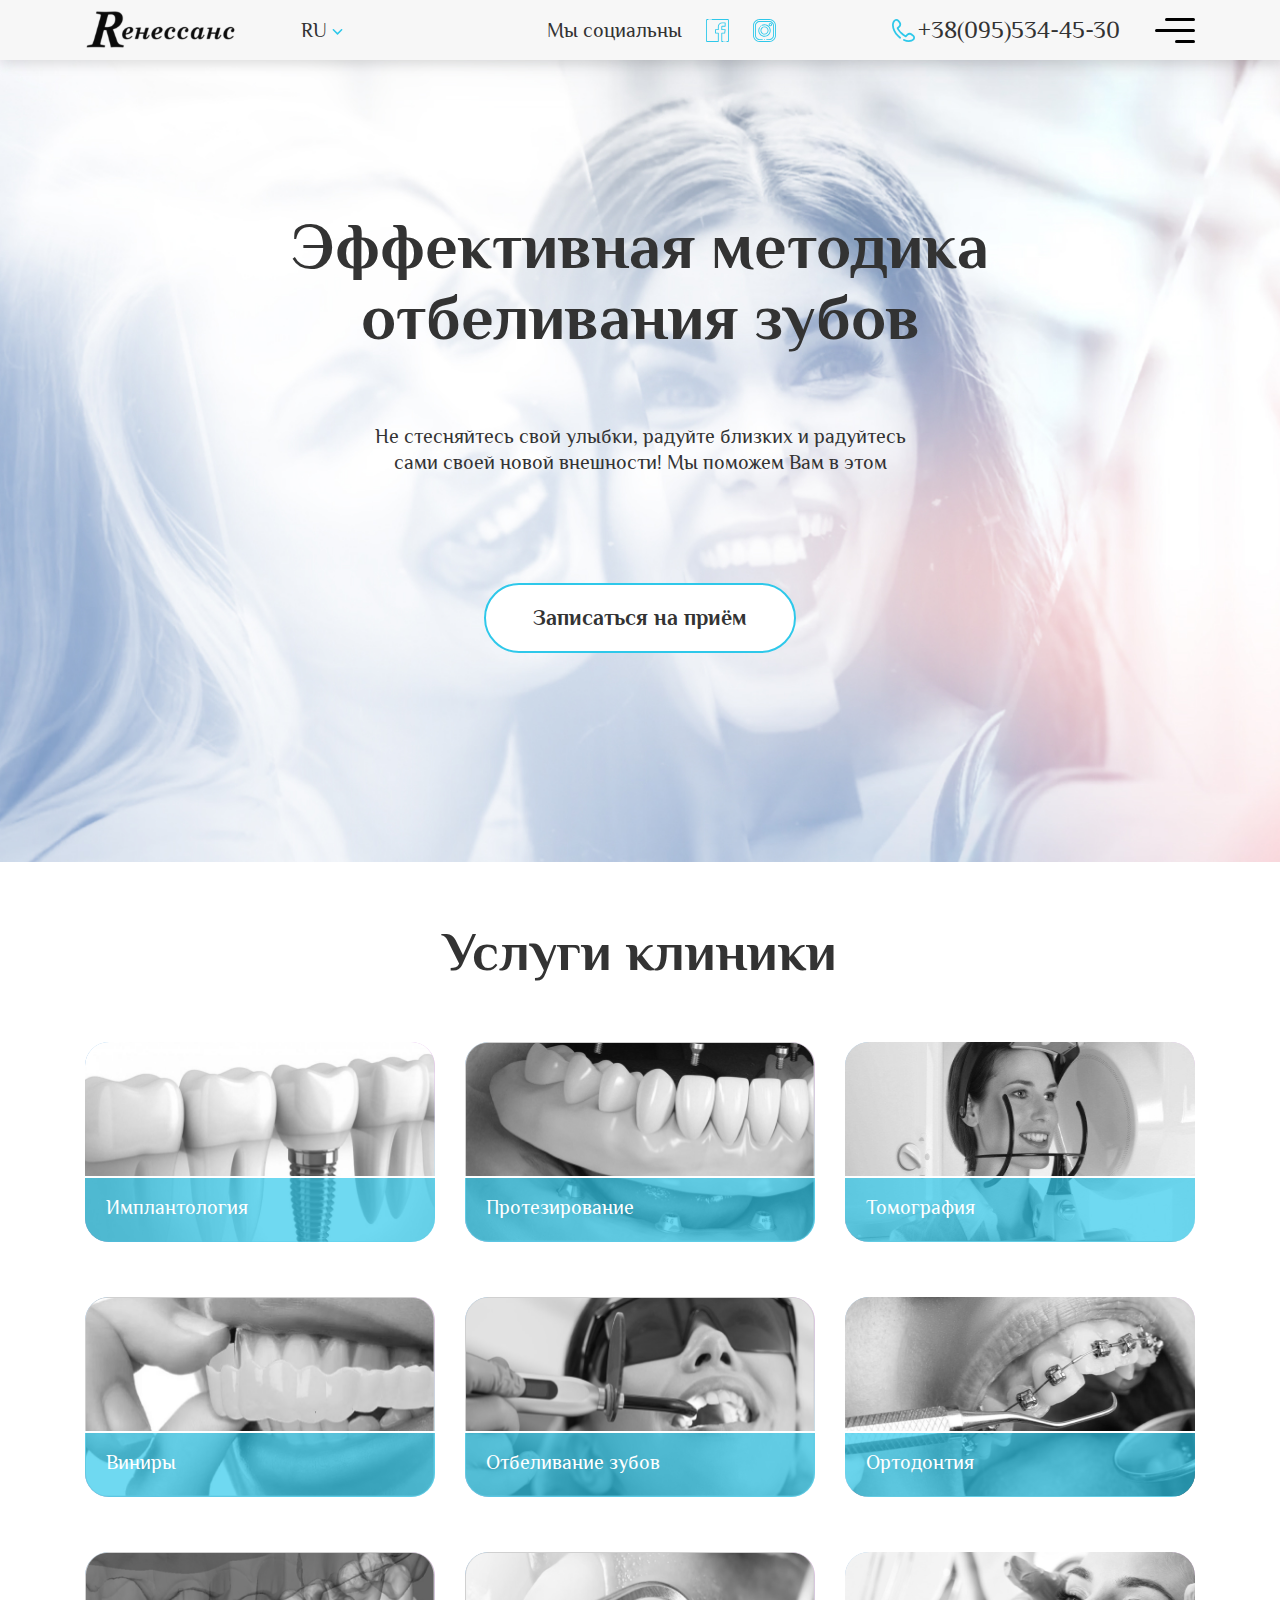
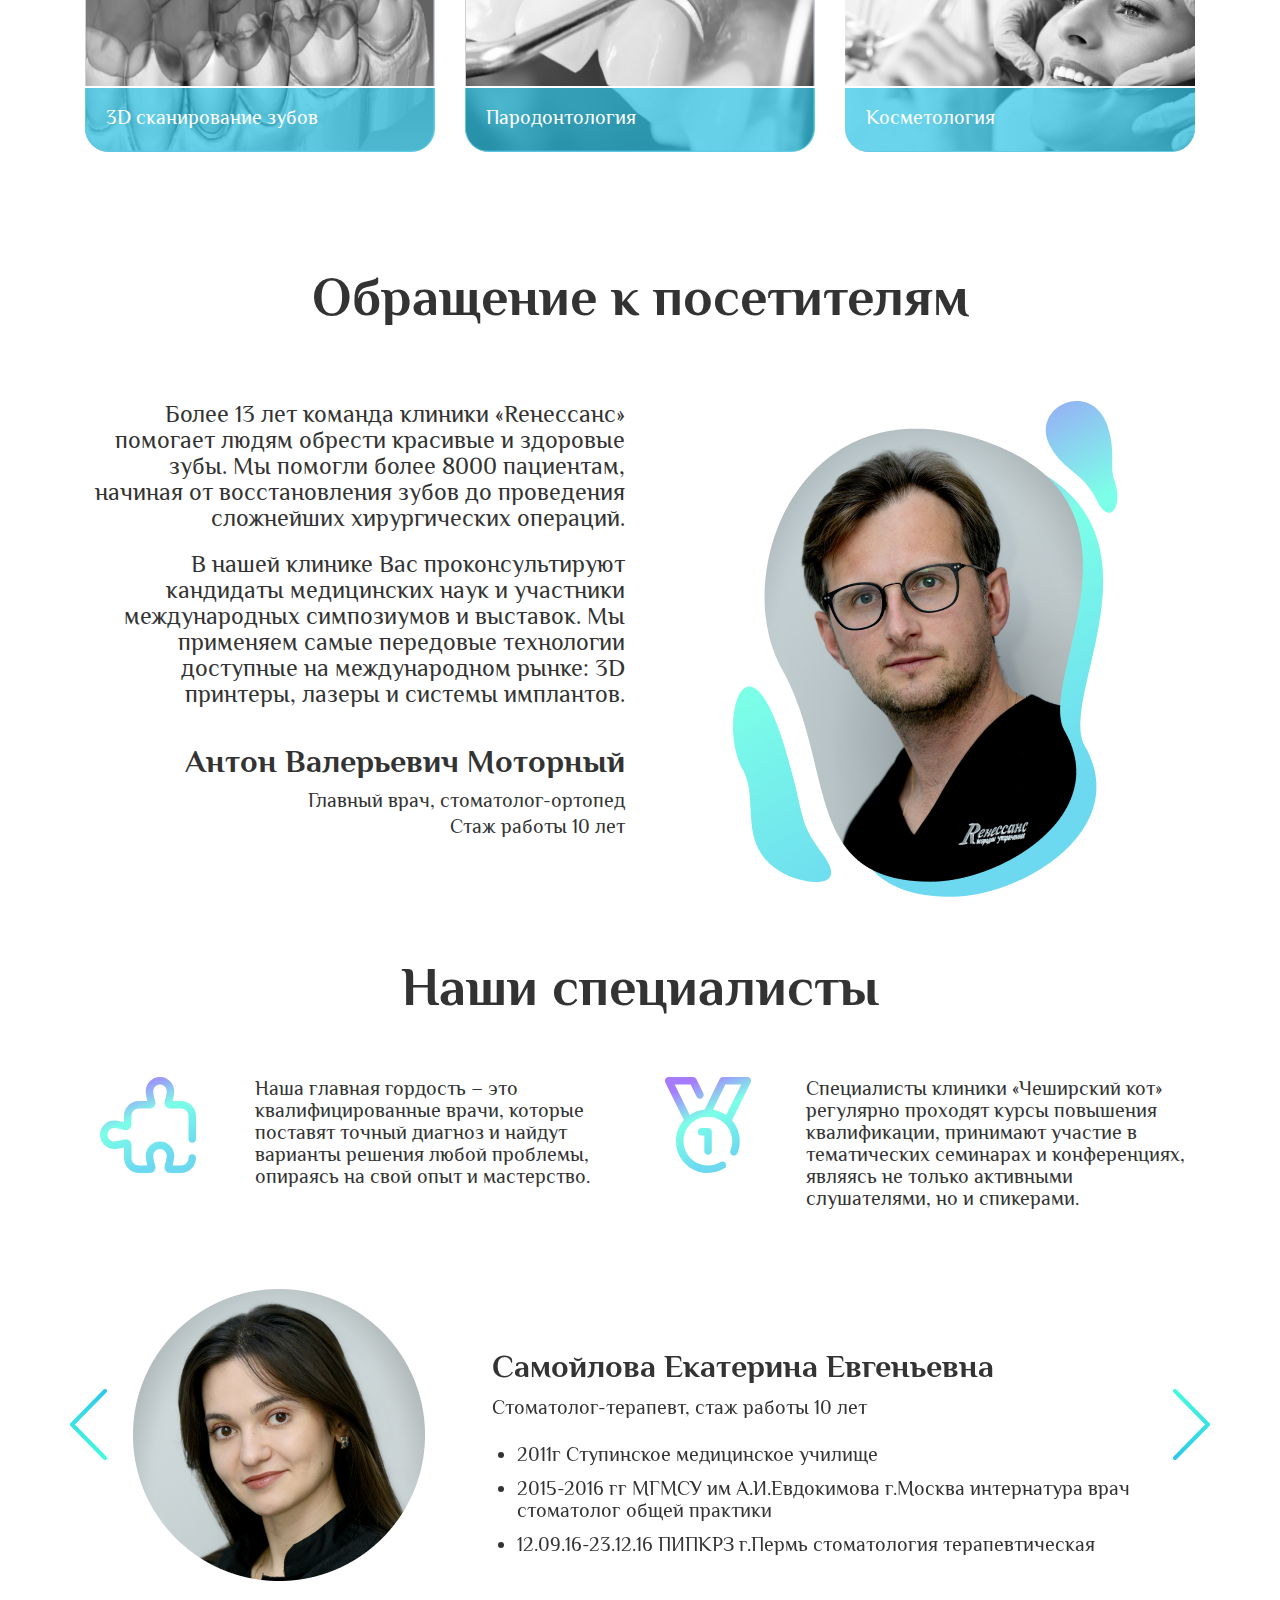
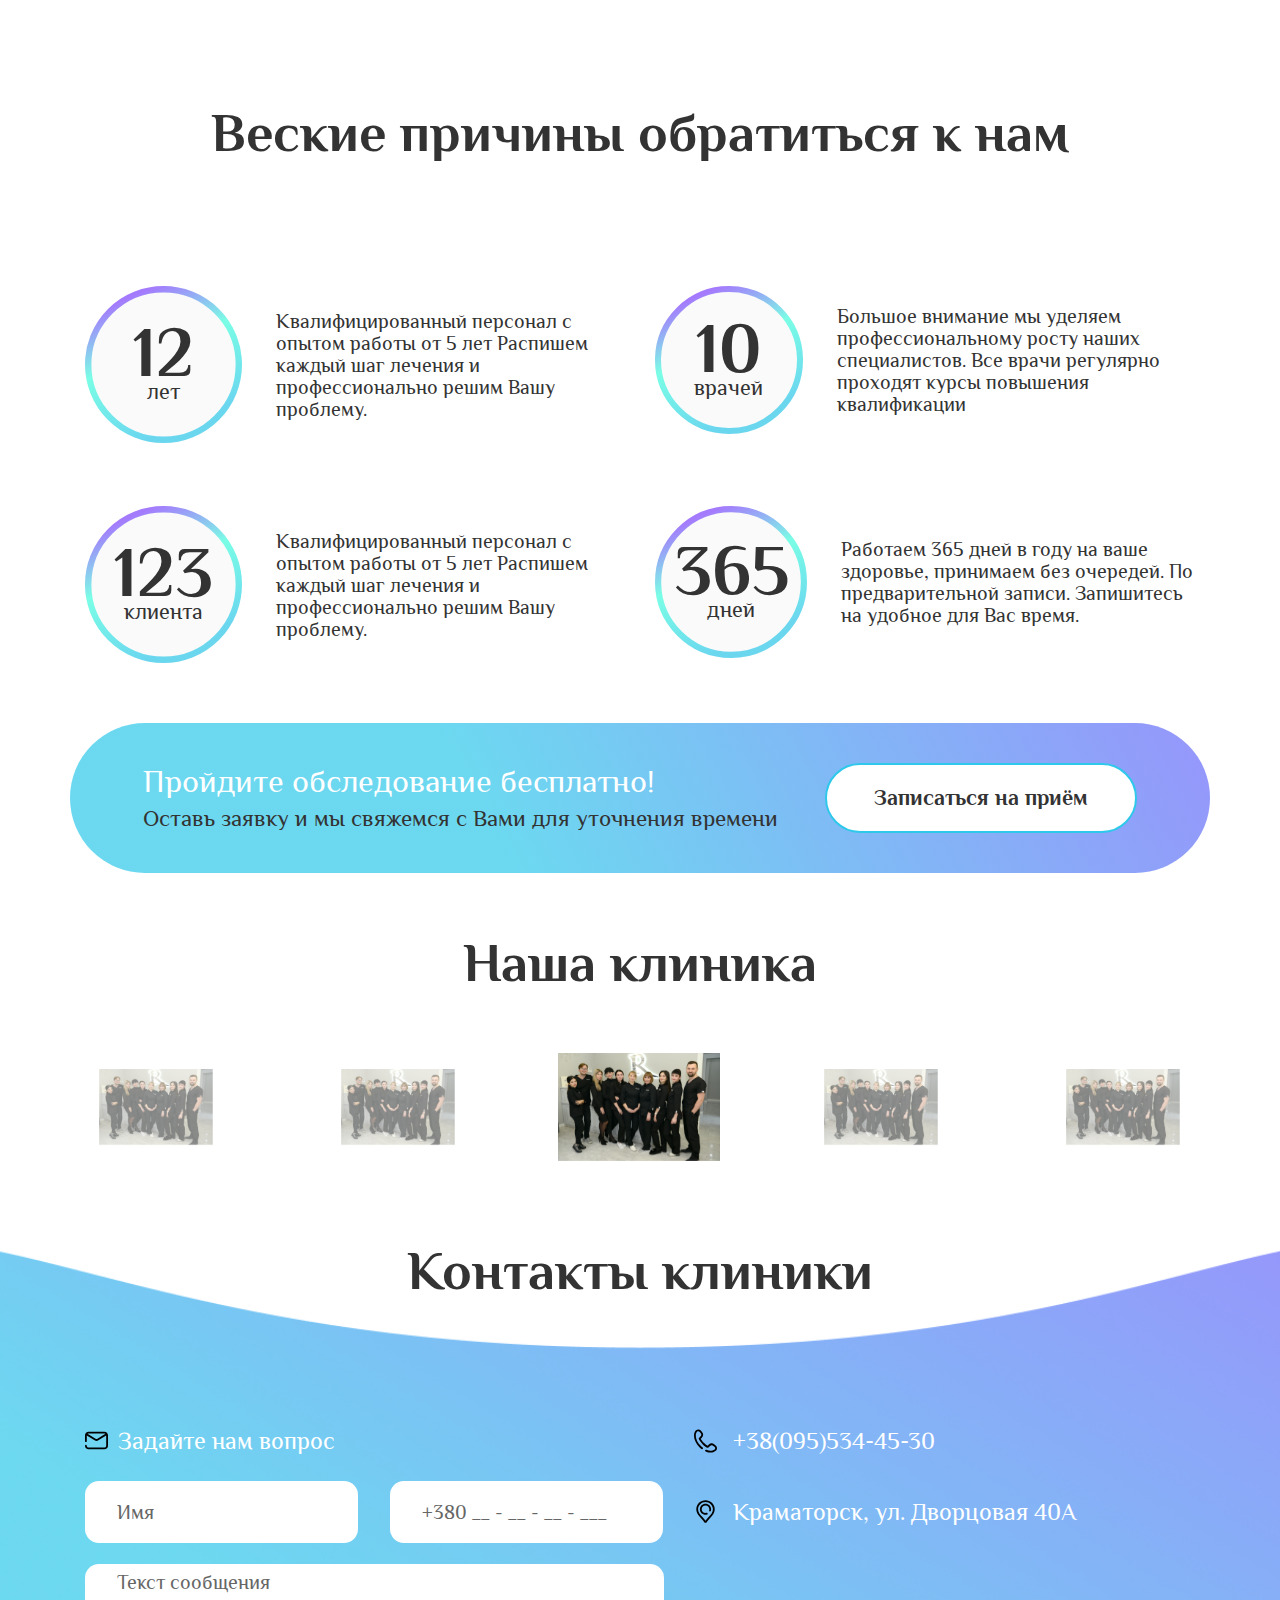
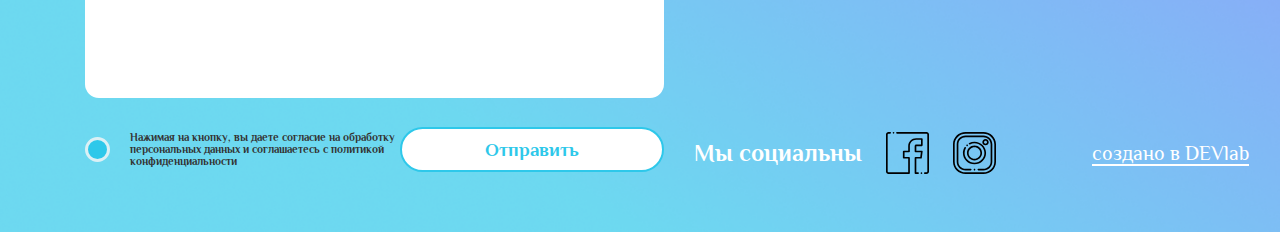
<file: app/main.html>
<!DOCTYPE html>
<html lang="ru">
<head>
	<meta charset="UTF-8">
	<meta http-equiv="X-UA-Compatible" content="IE=edge">
	<meta name="viewport" content="width=device-width, initial-scale=1.0">
	<link rel="stylesheet" href="css/main.min.css">
	<link rel="stylesheet" href="libs/owl.carousel.min.css">
	<link rel="stylesheet" href="libs/owl.theme.default.css">
	<link rel="stylesheet" href="libs/jquery.fancybox.css">

	<title>Document</title>
</head>
<body>
	<header class="header">
		<div class="container">
			<div class="header_wrapper">
				<a class="header_logo" href="">
					<img src="images/logo_renessans.svg" alt="">
				</a>
				<div class="header_lang">
					<span>RU</span> <img src="images/arrow.svg" alt="">
					<div class="header_lang__dropdown">
						<a class="lang_item" href="">RU</a>
						<a class="lang_item" href="">UA</a>
					</div>
				</div>
				<div class="header_socials">
					<div class="header_socials__text">
					<span>Мы социальны</span>
					</div>
					<a href="" class="header_socials__link">
						<img src="images/facebook.svg" alt="">
					</a>
					<a href="" class="header_socials__link">
						<img src="images/instagram.svg" alt="">
					</a>
				</div>
				<a class="header_number" href="tel:+38(095)534-45-30">
					<img class="header_number__img" src="images/phone-call.svg" alt="">
		
					
					<div class="header_number__tel">
						+38(095)534-45-30
					</div>

				</a>
				<div class="header_burger">
					<!-- <input type="checkbox" id="checkbox1" class="checkbox1 visuallyHidden">
					<label for="checkbox1">
						<div class="hamburger hamburger1">
							<span class="bar bar1"></span>
							<span class="bar bar2"></span>
							<span class="bar bar3"></span>
							<span class="bar bar4"></span>
						</div>
					</label> -->
					
					<label for="checkbox1" class="checkbox_menu">
						<input type="checkbox" id="checkbox1">
						<span></span>
						<span></span>
						<span></span>
					</label>
				</div>


			</div>

		</div>
		<div class="header_mnu">

				<!-- <div class="main_list__title"><a href="">Меню сайта</a></div> -->
				<ul class="main_list">
					<li class="main_list__title">Меню сайта</li>
					<li class="main_list__item"><a href="">Главная</a></li>
					<li class="main_list__item"><a href="">Наши работы</a></li>
					<li class="main_list__item"><a href="">Услуги</a></li>
					<li class="main_list__item"><a href="">О нас</a></li>
					<li class="main_list__item"><a href="">Контакты</a></li>
				</ul>


			
				<div class="services-list-wrapper">
					<div class="services_list__title">Услуги клиники</div>
					<ul class="services_list">
						<li class="services_list__item"><a href="">Имплантология</a></li>
						<li class="services_list__item"><a href="">Виниры</a></li>
						<li class="services_list__item"><a href="">3D сканирование зубов</a></li>
						<li class="services_list__item"><a href="">Хирургия</a></li>
						<li class="services_list__item"><a href="">Протезирование</a></li>
						<li class="services_list__item"><a href="">Отбеливание зубов</a></li>
						<li class="services_list__item"><a href="">Пародонтология</a></li>
						<li class="services_list__item"><a href="">Микроскопия</a></li>
						<li class="services_list__item"><a href="">Томография</a></li>
						<li class="services_list__item"><a href="">Ортодонтия</a></li>
						<li class="services_list__item"><a href="">Косметология</a></li>
						<li class="services_list__item"><a href="">Наркоз</a></li>
						<li class="services_list__item"><a href="">Эндодонтия</a></li>
					</ul>
				</div>


		</div>

	</header>


	<section class="section advantage">
		<div class="container">
			<div class="row">
					<div class="advantage_text">
						<div class="col-12 col-sm-12 col-lg-8">
							<h1 class="advantage_text__title">Эффективная методика отбеливания зубов</h1>

						</div>
						<div class="col-12 col-sm-12 col-lg-6">
							<p class="text">Не стесняйтесь свой улыбки, радуйте близких и радуйтесь сами своей новой внешности!
								Мы поможем Вам в этом</p>

						</div>
						<div class="col-12 col-sm-12 col-lg-6">
							<div class="advantage_button">
								<a class="button" data-fancybox data-src="#popup-form">Записаться на приём</a>
							</div>
						</div>
					</div>



			</div>
		</div>
	</section>
	<section class="section services">
		<div class="container">
			<div class="row">
				<div class="col-12">
					<h2 class="title">Услуги клиники</h2>

				</div>
				<div  class="services_wrapper">
					<div class="col-4 col-md-6 col-lg-4">
						<a data-tilt class="services_item" href="">
							<img class="services_item__bg" src="images/service1.png" alt="">
							<div class="services_item__title">
								Имплантология
							</div>
						</a>

					</div>
					<div class="col-4 col-md-6 col-lg-4">
						<a data-tilt class="services_item" href="">
							<img class="services_item__bg" src="images/service2.png" alt="">
							<div class="services_item__title">
								Протезирование
							</div>
						</a>

					</div>
					<div class="col-4 col-md-6 col-lg-4">
						<a data-tilt class="services_item" href="">
							<img class="services_item__bg" src="images/service3.png" alt="">
							<div class="services_item__title">
								Томография
							</div>
						</a>

					</div>
					<div class="col-4 col-md-6 col-lg-4">
						<a data-tilt class="services_item" href="">
							<img class="services_item__bg" src="images/service4.png" alt="">
							<div class="services_item__title">
								Виниры
							</div>
						</a>

					</div>
					<div class="col-4 col-md-6 col-lg-4">
						<a data-tilt class="services_item" href="">
							<img class="services_item__bg" src="images/service5.png" alt="">
							<div class="services_item__title">
								Отбеливание зубов
							</div>
						</a>

					</div>
					<div class="col-4 col-md-6 col-lg-4">
						<a data-tilt class="services_item" href="">
							<img class="services_item__bg" src="images/service6.png" alt="">
							<div class="services_item__title">
								Ортодонтия
							</div>
						</a>

					</div>
					<div class="col-4 col-md-6 col-lg-4">
						<a data-tilt class="services_item" href="">
							<img class="services_item__bg" src="images/service7.png" alt="">
							<div class="services_item__title">
								3D сканирование зубов
							</div>
						</a>

					</div>
					<div class="col-4 col-md-6 col-lg-4">
						<a data-tilt class="services_item" href="">
							<img class="services_item__bg" src="images/service8.png" alt="">
							<div class="services_item__title">
								Пародонтология
							</div>
						</a>

					</div>
					<div class="col-4 col-md-6 col-lg-4">
						<a data-tilt class="services_item" href="">
							<img class="services_item__bg" src="images/service9.png" alt="">
							<div class="services_item__title">
								Косметология
							</div>
						</a>

					</div>
				</div>
				<div class="carousel-wrapper">
					<div class="owl-carousel mobile-carousel">
							<div class="carousel-item">
								<div class="col-12 col-md-6 col-lg-4 col-sm-9">
									<a class="services_item" href="">
										<img class="services_item__bg" src="images/service1.png" alt="">
										<div class="services_item__title">
											Имплантология
										</div>
									</a>
			
								</div>
								<div class="col-12 col-md-6 col-lg-4 col-sm-9">
									<a class="services_item" href="">
										<img class="services_item__bg" src="images/service2.png" alt="">
										<div class="services_item__title">
											Протезирование
										</div>
									</a>
			
								</div>
								<div class="col-12 col-md-6 col-lg-4 col-sm-9">
									<a class="services_item" href="">
										<img class="services_item__bg" src="images/service3.png" alt="">
										<div class="services_item__title">
											Томография
										</div>
									</a>
			
								</div>
							</div>
							<div class="carousel-item">
								<div class="col-12 col-md-6 col-lg-4 col-sm-9">
									<a class="services_item" href="">
										<img class="services_item__bg" src="images/service4.png" alt="">
										<div class="services_item__title">
											Виниры
										</div>
									</a>
			
								</div>
								<div class="col-12 col-md-6 col-lg-4 col-sm-9">
									<a class="services_item" href="">
										<img class="services_item__bg" src="images/service5.png" alt="">
										<div class="services_item__title">
											Отбеливание зубов
										</div>
									</a>
			
								</div>
								<div class="col-12 col-md-6 col-lg-4 col-sm-9">
									<a class="services_item" href="">
										<img class="services_item__bg" src="images/service6.png" alt="">
										<div class="services_item__title">
											Ортодонтия
										</div>
									</a>
			
								</div>
							</div>
							<div class="carousel-item">
								<div class="col-12 col-md-6 col-lg-4 col-sm-9">
									<a class="services_item" href="">
										<img class="services_item__bg" src="images/service7.png" alt="">
										<div class="services_item__title">
											3D сканирование зубов
										</div>
									</a>
			
								</div>
								<div class="col-12 col-md-6 col-lg-4 col-sm-9">
									<a class="services_item" href="">
										<img class="services_item__bg" src="images/service8.png" alt="">
										<div class="services_item__title">
											Пародонтология
										</div>
									</a>
			
								</div>
								<div class="col-12 col-md-6 col-lg-4 col-sm-9">
									<a class="services_item" href="">
										<img class="services_item__bg" src="images/service9.png" alt="">
										<div class="services_item__title">
											Косметология
										</div>
									</a>
			
								</div>
							</div>

					</div>
				</div>

			</div>
		</div>
	</section>
	<section class="appeal">
		<div class="container">
			<div class="row">
				<div class="col-12">
					<h2 class="title">Обращение к посетителям</h2>
				</div>
				<div class="col-12 col-sm-12 col-lg-6 order-sm-1 order-lg-0 order-1">
					<div class="appeal_text">
						<p class="text">Более 13 лет команда клиники «Rенессанс» помогает людям обрести красивые и здоровые зубы. Мы помогли более 8000 пациентам, начиная от восстановления зубов до проведения сложнейших хирургических операций.</p>
						<p class="text">В нашей клинике Вас проконсультируют кандидаты медицинских наук и участники международных симпозиумов и выставок. Мы применяем самые передовые технологии доступные на международном рынке: 3D принтеры, лазеры и системы имплантов.</p>

					</div>
					<div class="appeal_chief">
							<div class="appeal_chief__name">Антон Валерьевич Моторный</div>
							<p class="text">Главный врач, стоматолог-ортопед</p>
							<p class="text">Стаж работы 10 лет</p>
					</div>
				</div>
				<div class="col-12 col-sm-12 col-lg-6">
					<div class="image-wrapper">
						<img src="images/anton_ava.png" alt="">
					</div>
				</div>
			</div>
		</div>
	</section>
	<section class="section specialists">
		<div class="container">
			<div class="row">
				<div class="col-12">
					<h2 class="title">Наши специалисты</h2>
				</div>
				<div class="specialists-wrapper">
					<div class="col-12 col-md-12 col-lg-6 col-sm-12">
						<div class="specialists_item">
							<div class="image-wrapper">
								<img src="images/ico_puzzle.svg" alt="">

							</div>
							<p class="text">Наша главная гордость – это квалифицированные врачи, которые поставят точный диагноз и найдут варианты решения любой проблемы, опираясь на свой опыт и мастерство.</p>
						</div>
					</div>
					<div class="col-12 col-md-12 col-lg-6 col-sm-12">
						<div class="specialists_item">
							<div class="image-wrapper">
								<img src="images/ico_medal.svg" alt="">

							</div>
							<p class="text">Специалисты клиники «Чеширский кот» регулярно проходят курсы повышения квалификации, принимают участие в тематических семинарах и конференциях, являясь не только активными слушателями, но и спикерами.</p>
						</div>
					</div>
				</div>
					<div class="carousel-wrapper">
						<div class="owl-carousel">
							<div class="carousel_item">
								<div class="col-6 col-md-4 col-lg-3 col-sm-6">
									<div class="image-wrapper">
										<img src="images/specialist.png" alt="">
									</div>
								</div>
								<div class="col-12 col-md-8 col-sm-12">
									<div class="carousel_item__text">
										<h3 class="title">Самойлова Екатерина Евгеньевна</h3>
										<p class="text">Стоматолог-терапевт, стаж работы 10 лет</p>
										<ul class="carousel_item__list">
											<li class="text">2011г Ступинское медицинское училище</li>
											<li class="text">2015-2016 гг МГМСУ им А.И.Евдокимова г.Москва  интернатура врач стоматолог общей практики</li>
											<li class="text">12.09.16-23.12.16 ПИПКРЗ г.Пермь стоматология терапевтическая</li>
											
										</ul>
									</div>
								</div>
							</div>
							<div class="carousel_item">
								<div class="col-6 col-md-4 col-lg-3 col-sm-6">
									<div class="image-wrapper">
										<img src="images/specialist.png" alt="">
									</div>
								</div>
								<div class="col-12 col-md-8 col-sm-12">
									<div class="carousel_item__text">
										<h3 class="title">Самойлова Екатерина Евгеньевна</h3>
										<p class="text">Стоматолог-терапевт, стаж работы 10 лет</p>
										<ul class="carousel_item__list">
											<li class="text">2011г Ступинское медицинское училище</li>
											<li class="text">2015-2016 гг МГМСУ им А.И.Евдокимова г.Москва  интернатура врач стоматолог общей практики</li>
											<li class="text">12.09.16-23.12.16 ПИПКРЗ г.Пермь стоматология терапевтическая</li>
											
										</ul>
									</div>
								</div>
							</div>


						  </div>
					</div>

			</div>
		</div>
	</section>
	<section class="section causes">
		<div class="container">
			<div class="row">
				<div class="col-12">
					<h2 class="title">Веские причины обратиться к нам</h2>
				</div>
					<div class="col-12 col-md-12 col-lg-6 col-sm-12">
						<div class="causes_item">
							<div class="image-wrapper">
								<img src="images/circle.svg" alt="" class="image-rotate">
								<p class="digit"><span>12</span>лет</p>
							</div>
							<p class="text">Квалифицированный персонал с опытом работы от 5 лет
								Распишем каждый шаг лечения и профессионально решим Вашу проблему.</p>
						</div>
	
					</div>
					<div class="col-12 col-md-12 col-lg-6 col-sm-12">
						<div class="causes_item">
							<div class="image-wrapper">
								<img src="images/circle.svg" alt="" class="image-rotate">
								<p class="digit"><span>10</span>врачей</p>
							</div>
							<p class="text">Большое внимание мы уделяем профессиональному росту наших специалистов. Все врачи регулярно проходят курсы повышения квалификации</p>
						</div>
	
					</div>
					<div class="col-12 col-md-12 col-lg-6 col-sm-12">
						<div class="causes_item">
							<div class="image-wrapper">
								<img src="images/circle.svg" alt="" class="image-rotate">
								<p class="digit"><span>123</span>клиента</p>
							</div>
							<p class="text">Квалифицированный персонал с опытом работы от 5 лет
								Распишем каждый шаг лечения и профессионально решим Вашу проблему.</p>
						</div>
	
					</div>
					<div class="col-12 col-md-12 col-lg-6 col-sm-12">
						<div class="causes_item">
							<div class="image-wrapper">
								<img src="images/circle.svg" alt="" class="image-rotate">
								<p class="digit"><span>365</span>дней</p>
							</div>
							<p class="text">Работаем 365 дней в году на ваше здоровье, принимаем без очередей. По предварительной записи. Запишитесь на удобное для Вас время.</p>
						</div>
	
					</div>



			</div>
		</div>
	</section>
	<section class="section survey">
		<div class="container">
			<div class="row">
				<div class="survey-wrapper">
					<div class="survey_text">
						<div class="survey_title">
							Пройдите обследование бесплатно!
						</div>
						<p class="text">Оставь заявку и мы свяжемся с Вами для уточнения времени</p>
						
					</div>
					<div class="survey_button">
						<a class="button" href="" data-fancybox data-src="#popup-form" html="">Записаться на приём</a>
					</div>
				</div>

			</div>
		</div>
	</section>
	<section class="section carousel-galery">
		<div class="container">
			<div class="row">
				<div class="col-12">
					<h2 class="title">Наша клиника</h2>
				</div>




			</div>
		</div>
		<div class="owl-carousel galery">
			<div class="galery-item">
				<img src="images/galery-img.jpg" alt="">
			</div>
			<div class="galery-item">
				<img src="images/galery-img.jpg" alt="">
			</div>
			<div class="galery-item">
				<img src="images/galery-img.jpg" alt="">
			</div>
			<div class="galery-item">
				<img src="images/galery-img.jpg" alt="">
			</div>
			<div class="galery-item">
				<img src="images/galery-img.jpg" alt="">
			</div>
			<div class="galery-item">
				<img src="images/galery-img.jpg" alt="">
			</div>
			<div class="galery-item">
				<img src="images/galery-img.jpg" alt="">
			</div>
		</div>
	</section>
	<section class="popup" id="popup-form" style="display: none;">
		<div class="container">
			<div class="row">
				<div class="footer-wrapper">

					<div class="col-12 col-md-12 col-sm-12 col-lg-8">
						<form class="form" name="main-form">
							<div class="popup-button-close" onclick="$.fancybox.close();">
								<img src="images/ico_close.png" alt="">
							</div>
							<div class="form_title">Запись на приём</div>
							<p class="text">Информационное сообщение - это абсолютно новый уровень качества услуг в сфере имплантологии, протезирования, а так же методов лечения зубов.</p>
							<div class="form_input__info">
								<input type="text" class="name" placeholder="Имя">
								<input type="tel" class="number" placeholder="+380 __ - __ - __ - ___">
							</div>
							<div class="form_input__text">
								<textarea name="message" class="text" cols="30" rows="10" placeholder="Текст сообщения"></textarea>
							</div>
							<div class="form_button">
								<div class="form_button-wrapper">
									<div class="checkbox-wrapper">
										<input type="checkbox" id="popup-form-checkbox" class="form-checkbox">
										<label class="custom-checkbox" for="popup-form-checkbox"><img src="images/galka.svg" alt=""></label>
									</div>
									<div class="text">Нажимая на кнопку, вы даете согласие на обработку персональных данных и соглашаетесь c политикой конфиденциальности</div>
								</div>
								<a href="" class="button in-form" onclick='document.forms["main-form"].submit(); return false;'>Отправить</a>
	
							</div>
	
						</form>

					</div>
				</div>

			</div>
		</div>
	</section>
	<footer class="footer">
		<div class="container">
			<div class="row">
				<div class="col-12">
					<h2 class="title">Контакты клиники</h2>
				</div>
				<div class="footer-wrapper">
					<div class="col-12 col-md-12 col-lg-6 col-sm-12">
						<form class="form" name="main-form">
							<div class="form_title"><img src="images/form-letter.svg" alt=""> Задайте нам вопрос</div>
							<div class="form_input__info">
								<input type="text" class="name" placeholder="Имя">
								<input type="tel" class="number" placeholder="+380 __ - __ - __ - ___">
							</div>
							<div class="form_input__text">
								<textarea name="message" class="text" cols="30" rows="10" placeholder="Текст сообщения"></textarea>
							</div>
							<div class="form_button">
								<div class="form_button-wrapper">
									<div class="checkbox-wrapper">
										<input type="checkbox" id="for-form" class="form-checkbox">
										<label class="custom-checkbox" for="for-form"><img src="images/galka.svg" alt=""></label>
										
									</div>
									<div class="text">Нажимая на кнопку, вы даете согласие на обработку персональных данных и соглашаетесь c политикой конфиденциальности</div>
								</div>
								<a href="" class="button in-form" onclick='document.forms["main-form"].submit(); return false;'>Отправить</a>

							</div>
	
						</form>
					</div>
					<div class="col-12 col-md-12 col-lg-6 col-sm-12">
						<div class="contacts">
							<div class="contacts_tel">
								<img src="images/tel.svg" alt="">
								<p class="text">+38(095)534-45-30</p>
							</div>
							<div class="contacts_addr">
								<img src="images/loc.svg" alt="">
								<p class="text">Краматорск, ул. Дворцовая 40А</p>
							</div>
						</div>
						<div class="map">
							<iframe src="https://www.google.com/maps/embed?pb=!1m18!1m12!1m3!1d2631.5505798373615!2d37.59665641596296!3d48.73317857927545!2m3!1f0!2f0!3f0!3m2!1i1024!2i768!4f13.1!3m3!1m2!1s0x40df96fc963a8d65%3A0x1006bddb02c7db74!2z0YPQuy4g0JTQstC-0YDRhtC-0LLQsCwgNDAsINCa0YDQsNC80LDRgtC-0YDRgdC6LCDQlNC-0L3QtdGG0LrQsNGPINC-0LHQu9Cw0YHRgtGMLCA4NDMwMA!5e0!3m2!1sru!2sua!4v1614528481472!5m2!1sru!2sua" width="580" height="134" style="border:none; border-radius: 14px;" allowfullscreen="" loading="lazy"></iframe>
						</div>
						<div class="rights">
							<div class="header_socials">
								<div class="header_socials-wrapper">
									<div class="header_socials__text">
										<span>Мы социальны</span>
										</div>
										<div class="header_socials__link">
											<div class="socials_icon"><a href=""><img src="images/facebook_footer.svg" alt=""></a></div>
											<div class="socials_icon"><a href=""><img src="images/instagram_footer.svg" alt=""></a></div>
										</div>
								</div>
	
								<div class="developer_link">
									<a href="">создано в DEVlab</a>
								</div>
							</div>
						</div>
					</div>

				</div>


			</div>
		</div>
	</footer>
	<script src="js/app.min.js"></script>
	<script
	src="https://code.jquery.com/jquery-3.5.1.min.js"
	integrity="sha256-9/aliU8dGd2tb6OSsuzixeV4y/faTqgFtohetphbbj0="
	crossorigin="anonymous"></script>
	<script src="libs/owl.carousel.min.js"></script>
	<script src="libs/jquery.maskedinput.min.js"></script>
	<script src="libs/jquery.fancybox.js"></script>
	<script src="libs/tilt.jquery.min.js"></script>
</body>
</html>
</file>
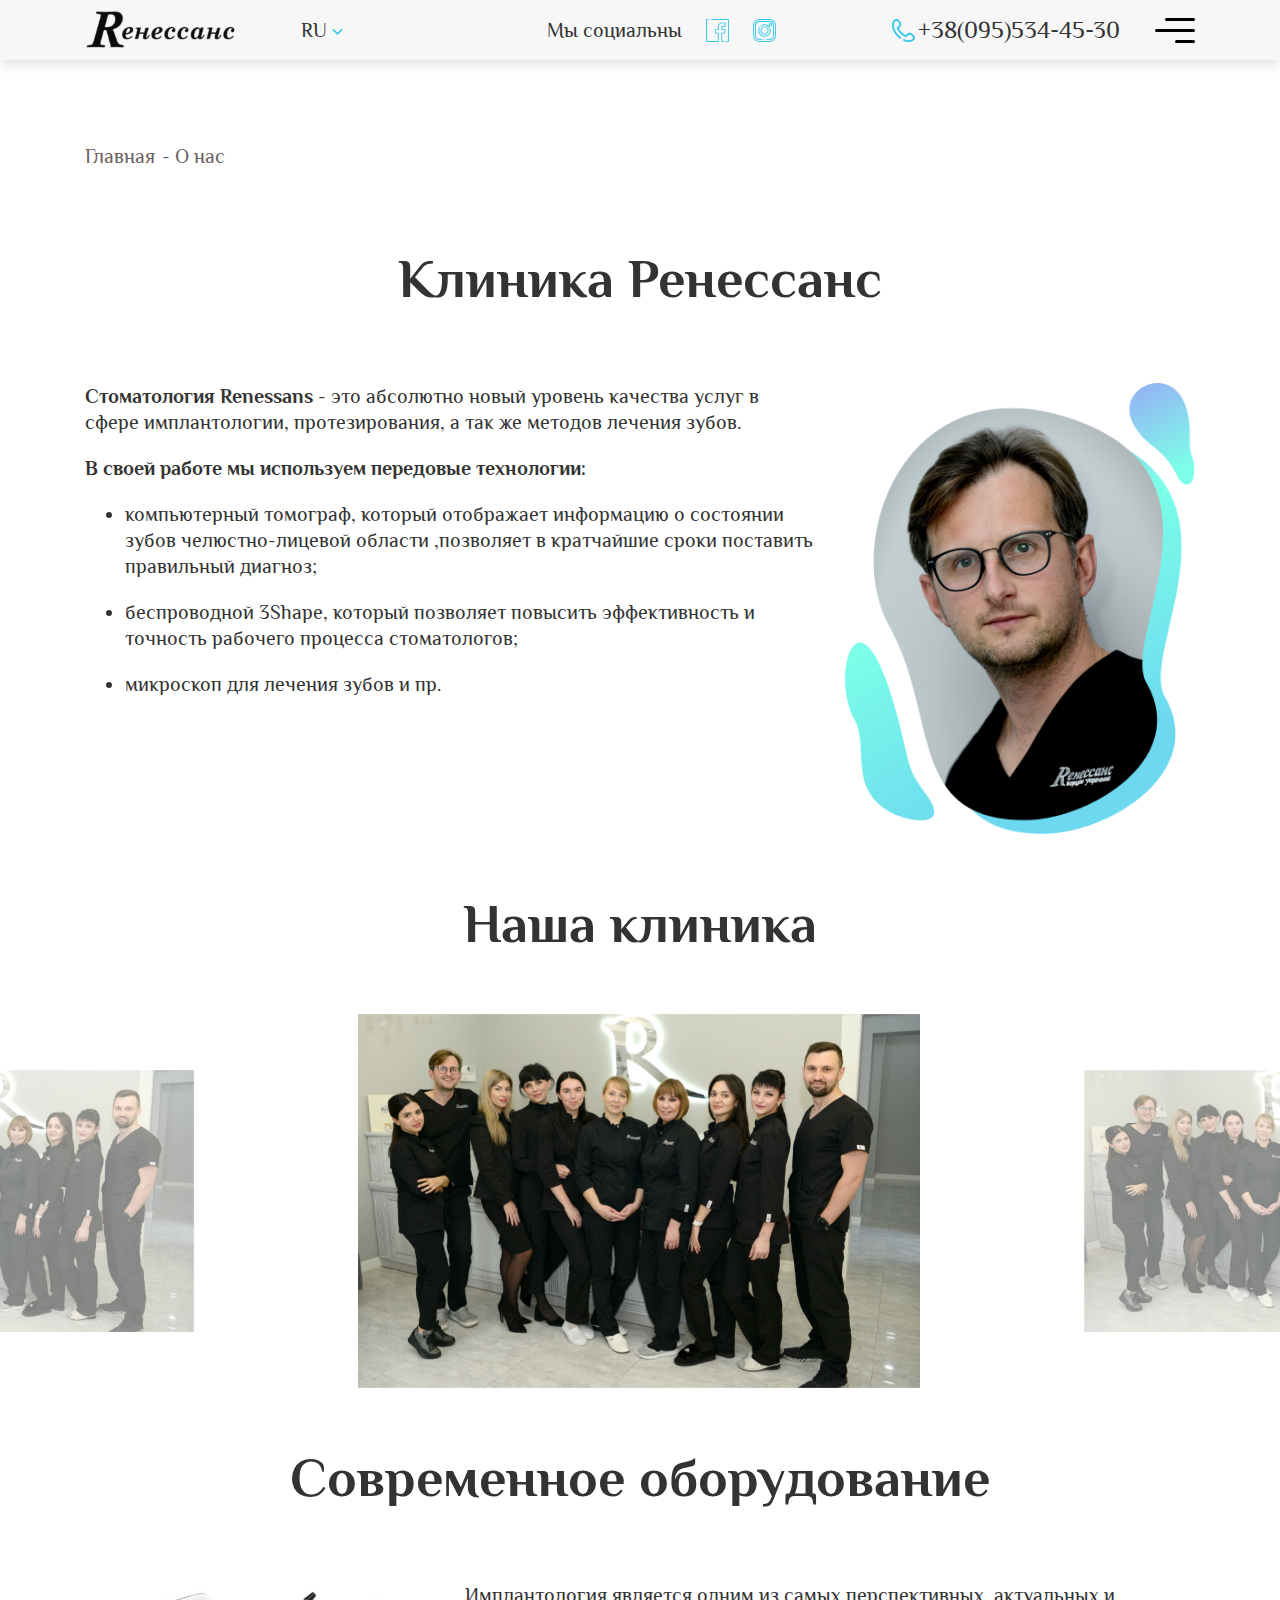
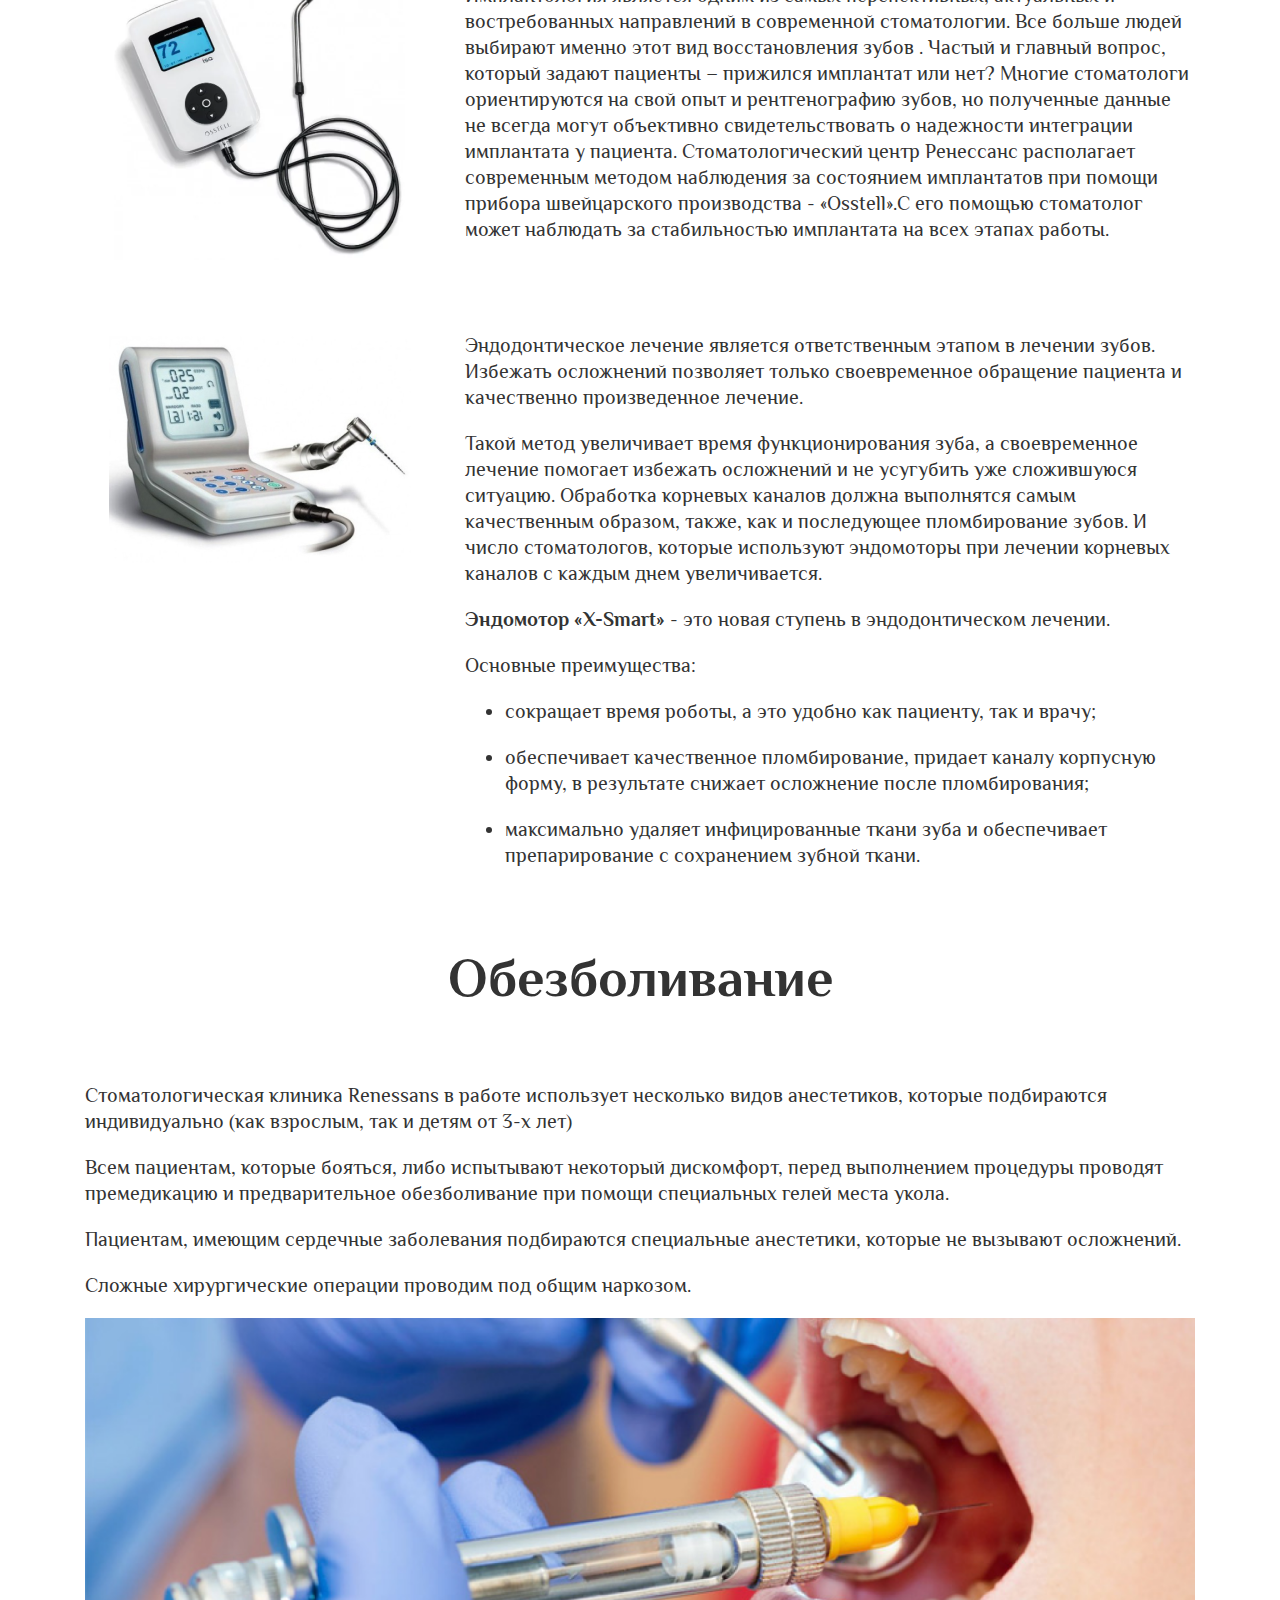
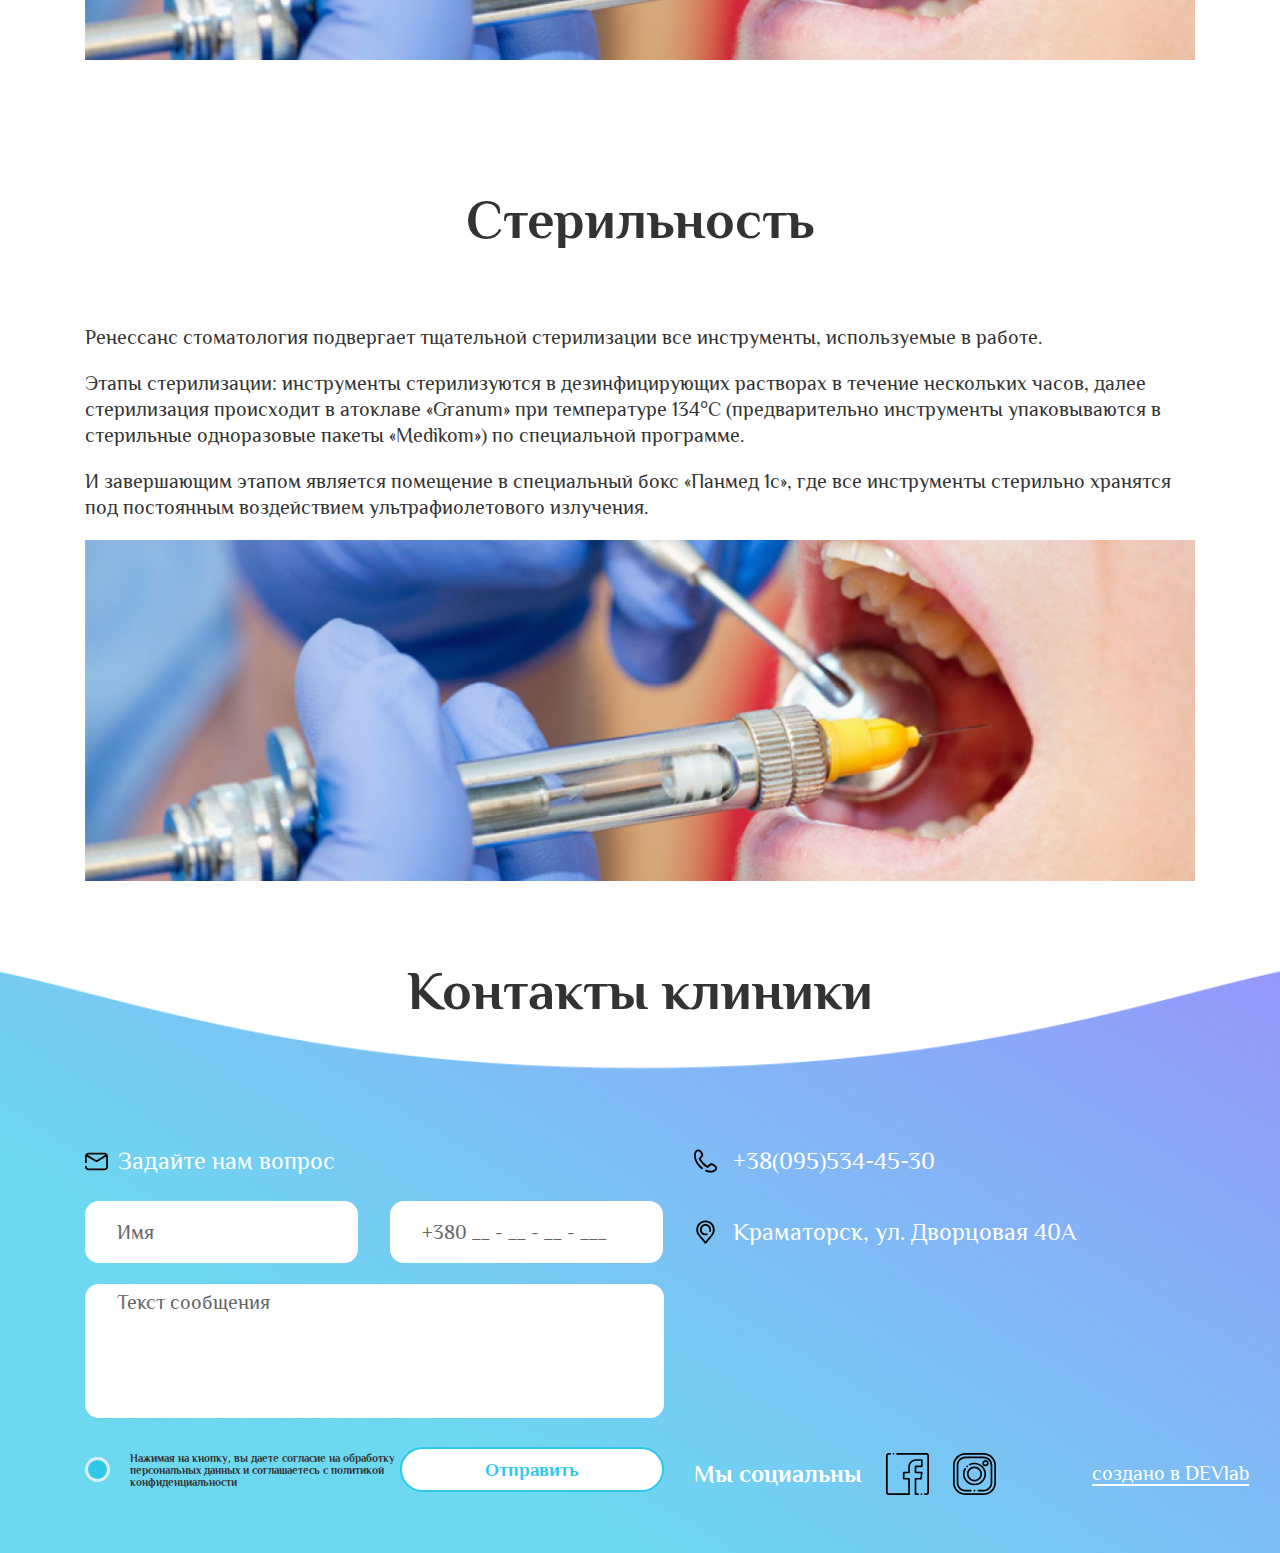
<file: app/o_nas.html>
<!DOCTYPE html>
<html lang="ru">
<head>
	<meta charset="UTF-8">
	<meta http-equiv="X-UA-Compatible" content="IE=edge">
	<meta name="viewport" content="width=device-width, initial-scale=1.0">
	<link rel="stylesheet" href="css/main.min.css">
	<link rel="stylesheet" href="libs/owl.carousel.min.css">
	<link rel="stylesheet" href="libs/owl.theme.default.css">
	<link rel="stylesheet" href="libs/jquery.fancybox.css">

	<title>Document</title>
</head>
<body>
	<header class="header">
		<div class="container">
			<div class="header_wrapper">
				<a class="header_logo" href="">
					<img src="images/logo_renessans.svg" alt="">
				</a>
				<div class="header_lang">
					<span>RU</span> <img src="images/arrow.svg" alt="">
					<div class="header_lang__dropdown">
						<a class="lang_item" href="">RU</a>
						<a class="lang_item" href="">UA</a>
					</div>
				</div>
				<div class="header_socials">
					<div class="header_socials__text">
					<span>Мы социальны</span>
					</div>
					<a href="" class="header_socials__link">
						<img src="images/facebook.svg" alt="">
					</a>
					<a href="" class="header_socials__link">
						<img src="images/instagram.svg" alt="">
					</a>
				</div>
				<a class="header_number" href="tel:+38(095)534-45-30">
					<img class="header_number__img" src="images/phone-call.svg" alt="">
		
					
					<div class="header_number__tel">
						+38(095)534-45-30
					</div>

				</a>
				<div class="header_burger">
						
					<label for="checkbox1" class="checkbox_menu">
						<input type="checkbox" id="checkbox1">
						<span></span>
						<span></span>
						<span></span>
					</label>
				</div>


			</div>

		</div>
		<div class="header_mnu">

				<!-- <div class="main_list__title"><a href="">Меню сайта</a></div> -->
				<ul class="main_list">
					<li class="main_list__title">Меню сайта</li>
					<li class="main_list__item"><a href="">Главная</a></li>
					<li class="main_list__item"><a href="">Наши работы</a></li>
					<li class="main_list__item"><a href="">Услуги</a></li>
					<li class="main_list__item"><a href="">О нас</a></li>
					<li class="main_list__item"><a href="">Контакты</a></li>
				</ul>


			
				<div class="services-list-wrapper">
					<div class="services_list__title">Услуги клиники</div>
					<ul class="services_list">
						<li class="services_list__item"><a href="">Имплантология</a></li>
						<li class="services_list__item"><a href="">Виниры</a></li>
						<li class="services_list__item"><a href="">3D сканирование зубов</a></li>
						<li class="services_list__item"><a href="">Хирургия</a></li>
						<li class="services_list__item"><a href="">Протезирование</a></li>
						<li class="services_list__item"><a href="">Отбеливание зубов</a></li>
						<li class="services_list__item"><a href="">Пародонтология</a></li>
						<li class="services_list__item"><a href="">Микроскопия</a></li>
						<li class="services_list__item"><a href="">Томография</a></li>
						<li class="services_list__item"><a href="">Ортодонтия</a></li>
						<li class="services_list__item"><a href="">Косметология</a></li>
						<li class="services_list__item"><a href="">Наркоз</a></li>
						<li class="services_list__item"><a href="">Эндодонтия</a></li>
					</ul>
				</div>


		</div>

	</header>
	<section class="section-breadcrumps">
		<div class="container">
			<div class="row">
				<div class="col-12">
					<ul class="breadcrumb">
						<li class="breadcrumb-item"><a href="main.html">Главная</a></li>
						<li class="active">О нас</li>
					</ul>
				</div>
			</div>
		</div>
	</section>
	

	<section class="appeal standard">
		<div class="container">
			<div class="row">
				<div class="col-12">
					<h2 class="title">Клиника Ренессанс</h2>
				</div>
				<div class="col-12 col-sm-12 col-lg-8">
					<div class="appeal_text">
						<p class="text"><strong>Стоматология Renessans</strong> - это абсолютно новый уровень качества услуг в сфере имплантологии, протезирования, а так же методов лечения зубов.</p>
						<p class="descr_title">В своей работе мы используем передовые технологии:</p>
						<ul class="descr">
							<li class="text">компьютерный томограф, который отображает информацию о состоянии зубов челюстно-лицевой области ,позволяет в кратчайшие сроки поставить правильный диагноз;</li>
							<li class="text">беспроводной 3Shape, который позволяет повысить эффективность и точность рабочего процесса стоматологов;</li>
							<li class="text">микроскоп для лечения зубов и пр.</li>
						</ul>

					</div>
				</div>
				<div class="col-12 col-sm-12 col-lg-4">
					<div class="image-wrapper">
						<img src="images/anton_ava.png" alt="">
					</div>
				</div>


			</div>
		</div>
	</section>
	<section class="section carousel-galery">
		<div class="container">
			<div class="row">
				<div class="col-12">
					<h2 class="title">Наша клиника</h2>
				</div>




			</div>
		</div>
		<div class="owl-carousel galery">
			<div class="galery-item">
				<img src="images/galery-img.jpg" alt="">
			</div>
			<div class="galery-item">
				<img src="images/galery-img.jpg" alt="">
			</div>
			<div class="galery-item">
				<img src="images/galery-img.jpg" alt="">
			</div>
			<div class="galery-item">
				<img src="images/galery-img.jpg" alt="">
			</div>
			<div class="galery-item">
				<img src="images/galery-img.jpg" alt="">
			</div>
			<div class="galery-item">
				<img src="images/galery-img.jpg" alt="">
			</div>
			<div class="galery-item">
				<img src="images/galery-img.jpg" alt="">
			</div>
		</div>
	</section>
	<section class="appeal standard info">
		<div class="container">
			<div class="row">
				<div class="col-12">
					<h2 class="title">Современное оборудование</h2>
				</div>
				<div class="col-12 col-sm-12 col-lg-4">
					<div class="image-wrapper">
						<img src="images/equip-img.png" alt="">
					</div>
				</div>
				<div class="col-12 col-sm-12 col-lg-8">
					<div class="appeal_text">
						<p class="text">Имплантология является одним из самых перспективных, актуальных и востребованных направлений в современной стоматологии. Все больше людей выбирают именно этот вид восстановления зубов . 
							Частый и главный вопрос, который задают пациенты – прижился имплантат или нет?
							Многие стоматологи ориентируются на свой опыт и рентгенографию зубов, но полученные данные не всегда могут объективно свидетельствовать о надежности интеграции имплантата у пациента. 
							Стоматологический центр Ренессанс располагает современным методом наблюдения за состоянием имплантатов при помощи прибора швейцарского производства - «Osstell».С его помощью  стоматолог может наблюдать за стабильностью имплантата на всех этапах работы.</p>
					</div>
				</div>
				



			</div>
		</div>
	</section>
	<section class="appeal standard">
		<div class="container">
			<div class="row">
				<div class="col-12 col-sm-12 col-lg-4">
					<div class="image-wrapper">
						<img src="images/equip-img2.png" alt="">
					</div>
				</div>
				<div class="col-12 col-sm-12 col-lg-8">
					<div class="appeal_text">
						<p class="text">Эндодонтическое лечение является ответственным этапом в лечении зубов. Избежать осложнений позволяет только своевременное обращение пациента и качественно произведенное лечение.</p>
						<p class="text">Такой метод увеличивает время функционирования зуба, а своевременное лечение помогает избежать осложнений и не усугубить уже сложившуюся ситуацию. Обработка корневых каналов должна выполнятся самым качественным образом, также, как и последующее пломбирование зубов. И число стоматологов, которые используют эндомоторы при лечении корневых каналов с каждым днем увеличивается.</p>
						<p class="text"><strong>Эндомотор «X-Smart»</strong> - это новая ступень в эндодонтическом лечении.</p>
						<p class="text">Основные преимущества:</p>
						<ul class="descr">
							<li class="text">сокращает время роботы, а это удобно как пациенту, так и врачу;</li>
							<li class="text">обеспечивает качественное пломбирование, придает каналу корпусную форму, в результате снижает осложнение после пломбирования;</li>
							<li class="text">максимально удаляет инфицированные ткани зуба и обеспечивает препарирование с сохранением зубной ткани.</li>
						</ul>
					</div>
				</div>
				



			</div>
		</div>
	</section>
	<section class="appeal standard info">
		<div class="container">
			<div class="row">
				<div class="col-12">
					<h2 class="title">Обезболивание</h2>
				</div>

				<div class="col-12 col-sm-12 col-lg-12">
					<div class="appeal_text">
						<p class="text">Стоматологическая клиника Renessans в работе использует несколько видов анестетиков, которые подбираются индивидуально (как взрослым, так и детям от 3-х лет)</p>
						<p class="text">Всем пациентам, которые бояться, либо испытывают некоторый дискомфорт, перед выполнением процедуры проводят премедикацию и предварительное обезболивание при помощи специальных гелей места укола.</p>
						<p class="text">Пациентам, имеющим сердечные заболевания подбираются специальные анестетики, которые не вызывают осложнений.</p>
						<p class="text">Сложные хирургические операции проводим под общим наркозом.</p>
					</div>
				</div>
				<div class="col-12 col-sm-12 col-lg-12">
					<div class="image-wrapper">
						<img src="images/obesbol.png" alt="">
					</div>
				</div>
				



			</div>
		</div>
	</section>
	<section class="appeal standard info">
		<div class="container">
			<div class="row">
				<div class="col-12">
					<h2 class="title">Стерильность</h2>
				</div>

				<div class="col-12 col-sm-12 col-lg-12">
					<div class="appeal_text">
						<p class="text">Ренессанс стоматология подвергает тщательной стерилизации все инструменты, используемые в работе.</p>
						<p class="text">Этапы стерилизации: инструменты стерилизуются в дезинфицирующих растворах в течение нескольких часов, далее стерилизация происходит в атоклаве «Granum» при температуре 134°C (предварительно инструменты упаковываются в стерильные одноразовые пакеты «Medikom») по специальной программе.</p>
						<p class="text">И завершающим этапом является помещение в специальный бокс «Панмед 1с», где все инструменты стерильно хранятся под постоянным воздействием ультрафиолетового излучения.</p>
					</div>
				</div>
				<div class="col-12 col-sm-12 col-lg-12">
					<div class="image-wrapper">
						<img src="images/obesbol.png" alt="">
					</div>
				</div>
				



			</div>
		</div>
	</section>
	<section class="popup" id="popup-form" style="display: none;">
		<div class="container">
			<div class="row">
				<div class="footer-wrapper">

					<div class="col-12 col-md-12 col-sm-12 col-lg-8">
						<form class="form" name="main-form">
							<div class="popup-button-close" onclick="$.fancybox.close();">
								<img src="images/ico_close.png" alt="">
							</div>
							<div class="form_title">Запись на приём</div>
							<p class="text">Информационное сообщение - это абсолютно новый уровень качества услуг в сфере имплантологии, протезирования, а так же методов лечения зубов.</p>
							<div class="form_input__info">
								<input type="text" class="name" placeholder="Имя">
								<input type="tel" class="number" placeholder="+380 __ - __ - __ - ___">
							</div>
							<div class="form_input__text">
								<textarea name="message" class="text" cols="30" rows="10" placeholder="Текст сообщения"></textarea>
							</div>
							<div class="form_button">
								<div class="form_button-wrapper">
									<div class="checkbox-wrapper">
										<input type="checkbox" id="popup-form-checkbox" class="form-checkbox">
										<label class="custom-checkbox" for="popup-form-checkbox"><img src="images/galka.svg" alt=""></label>
									</div>
									<div class="text">Нажимая на кнопку, вы даете согласие на обработку персональных данных и соглашаетесь c политикой конфиденциальности</div>
								</div>
								<a href="" class="button in-form" onclick='document.forms["main-form"].submit(); return false;'>Отправить</a>
	
							</div>
	
						</form>

				</div>
				</div>

			</div>
		</div>
	</section>
	<footer class="footer">
		<div class="container">
			<div class="row">
				<div class="col-12">
					<h2 class="title">Контакты клиники</h2>
				</div>
				<div class="footer-wrapper">
					<div class="col-12 col-md-12 col-lg-6 col-sm-12">
						<form class="form" name="main-form">
							<div class="form_title"><img src="images/form-letter.svg" alt=""> Задайте нам вопрос</div>
							<div class="form_input__info">
								<input type="text" class="name" placeholder="Имя">
								<input type="tel" class="number" placeholder="+380 __ - __ - __ - ___">
							</div>
							<div class="form_input__text">
								<textarea name="message" class="text" cols="30" rows="10" placeholder="Текст сообщения"></textarea>
							</div>
							<div class="form_button">
								<div class="form_button-wrapper">
									<div class="checkbox-wrapper">
										<input type="checkbox" id="for-form" class="form-checkbox">
										<label class="custom-checkbox" for="for-form"><img src="images/galka.svg" alt=""></label>
									</div>
									<div class="text">Нажимая на кнопку, вы даете согласие на обработку персональных данных и соглашаетесь c политикой конфиденциальности</div>
								</div>
								<a href="" class="button" onclick='document.forms["main-form"].submit(); return false;'>Отправить</a>

							</div>
	
						</form>
					</div>
					<div class="col-12 col-md-12 col-lg-6 col-sm-12">
						<div class="contacts">
							<div class="contacts_tel">
								<img src="images/tel.svg" alt="">
								<p class="text">+38(095)534-45-30</p>
							</div>
							<div class="contacts_addr">
								<img src="images/loc.svg" alt="">
								<p class="text">Краматорск, ул. Дворцовая 40А</p>
							</div>
						</div>
						<div class="map">
							<iframe src="https://www.google.com/maps/embed?pb=!1m18!1m12!1m3!1d2631.5505798373615!2d37.59665641596296!3d48.73317857927545!2m3!1f0!2f0!3f0!3m2!1i1024!2i768!4f13.1!3m3!1m2!1s0x40df96fc963a8d65%3A0x1006bddb02c7db74!2z0YPQuy4g0JTQstC-0YDRhtC-0LLQsCwgNDAsINCa0YDQsNC80LDRgtC-0YDRgdC6LCDQlNC-0L3QtdGG0LrQsNGPINC-0LHQu9Cw0YHRgtGMLCA4NDMwMA!5e0!3m2!1sru!2sua!4v1614528481472!5m2!1sru!2sua" width="580" height="134" style="border:none; border-radius: 14px;" allowfullscreen="" loading="lazy"></iframe>
						</div>
						<div class="rights">
							<div class="header_socials">
								<div class="header_socials-wrapper">
									<div class="header_socials__text">
										<span>Мы социальны</span>
										</div>
										<div class="header_socials__link">
											<div class="socials_icon"><a href=""><img src="images/facebook_footer.svg" alt=""></a></div>
											<div class="socials_icon"><a href=""><img src="images/instagram_footer.svg" alt=""></a></div>
										</div>
								</div>
	
								<div class="developer_link">
									<a href="">создано в DEVlab</a>
								</div>
							</div>
						</div>
					</div>

				</div>


			</div>
		</div>
	</footer>
	<script src="js/app.min.js"></script>
	<script
	src="https://code.jquery.com/jquery-3.5.1.min.js"
	integrity="sha256-9/aliU8dGd2tb6OSsuzixeV4y/faTqgFtohetphbbj0="
	crossorigin="anonymous"></script>
	<script src="libs/owl.carousel.min.js"></script>
	<script src="libs/jquery.maskedinput.min.js"></script>
	<script src="libs/jquery.fancybox.js"></script>
</body>
</html>
</file>
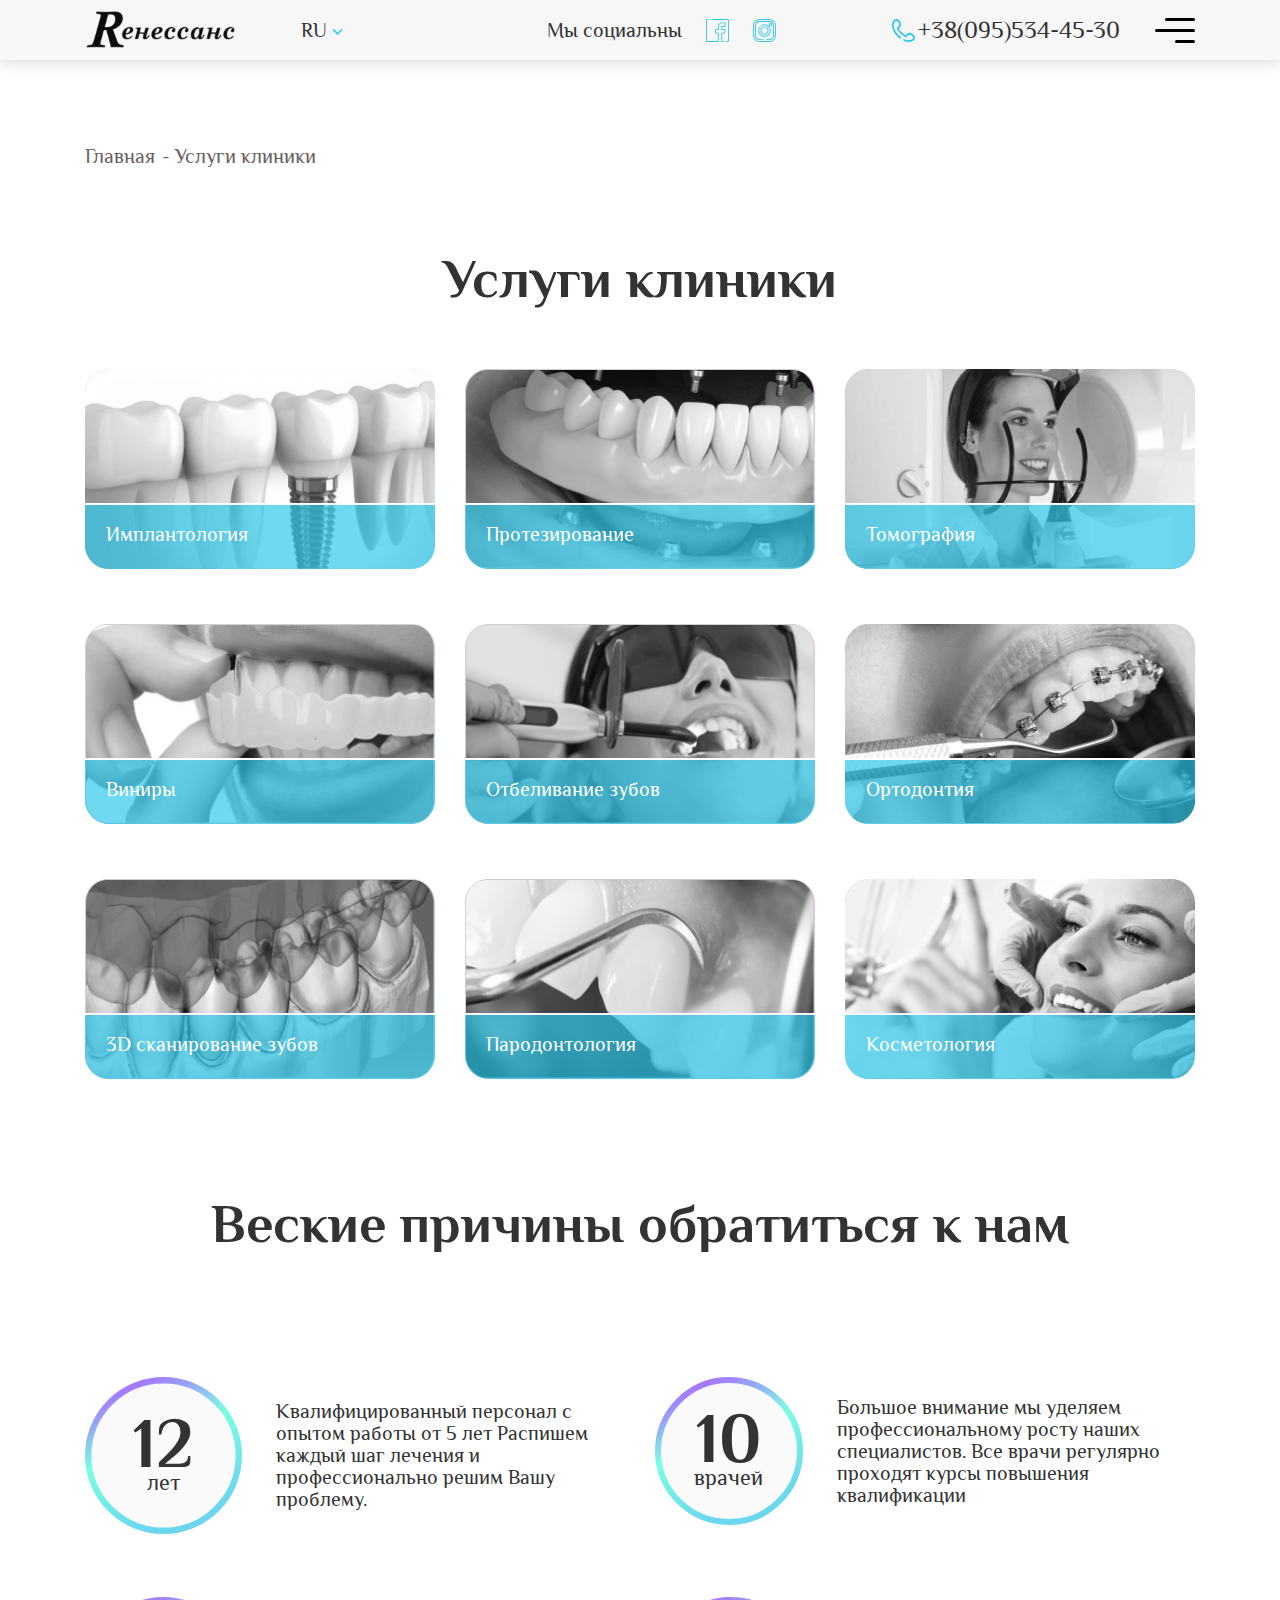
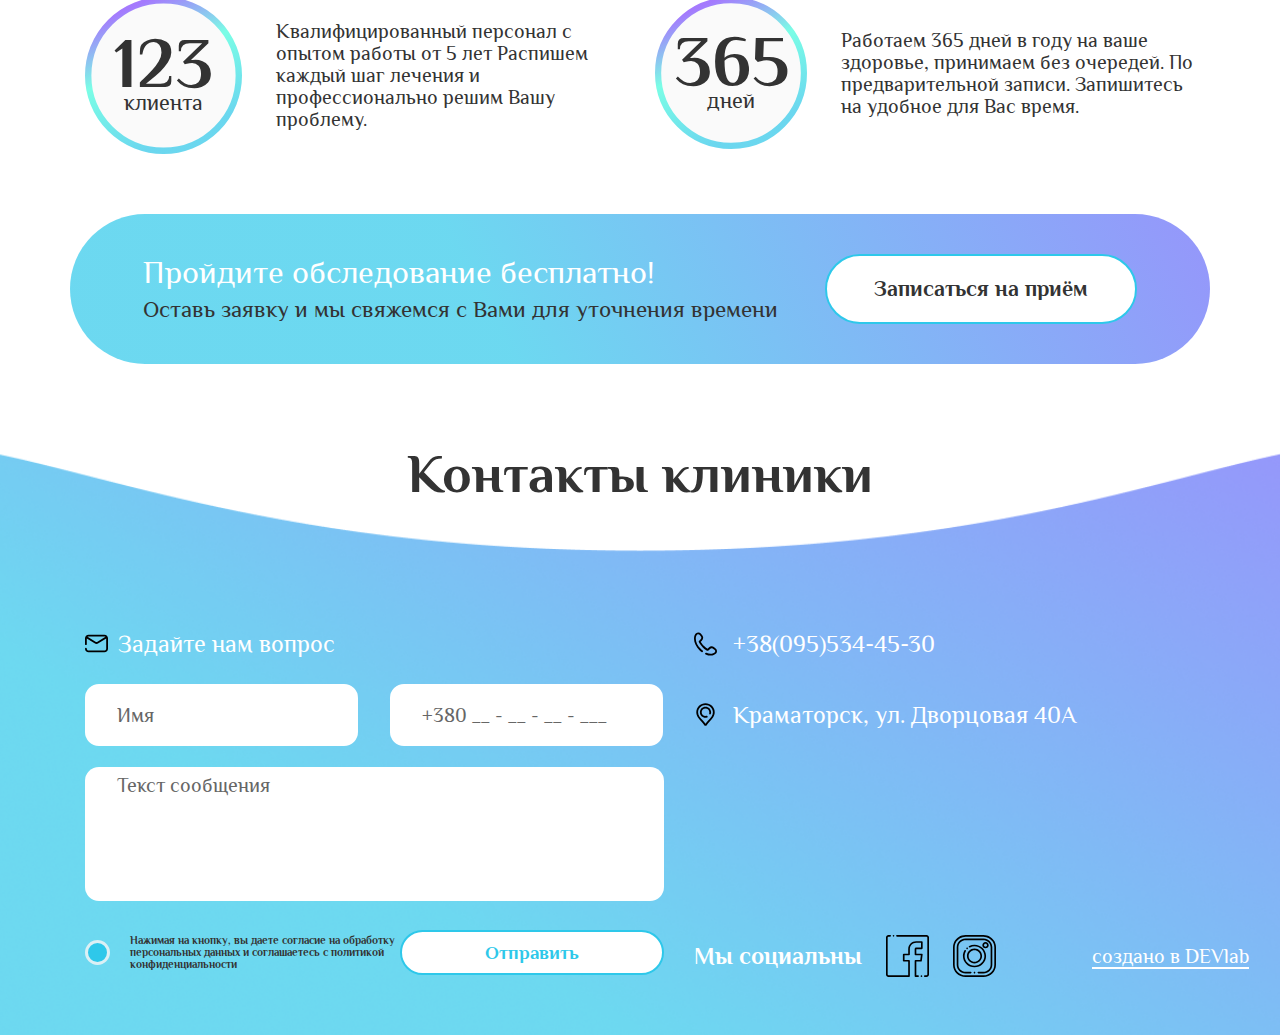
<file: app/uslugi.html>
<!DOCTYPE html>
<html lang="ru">
<head>
	<meta charset="UTF-8">
	<meta http-equiv="X-UA-Compatible" content="IE=edge">
	<meta name="viewport" content="width=device-width, initial-scale=1.0">
	<link rel="stylesheet" href="css/main.min.css">
	<link rel="stylesheet" href="libs/owl.carousel.min.css">
	<link rel="stylesheet" href="libs/owl.theme.default.css">
	<link rel="stylesheet" href="libs/jquery.fancybox.css">

	<title>Document</title>
</head>
<body>
	<header class="header">
		<div class="container">
			<div class="header_wrapper">
				<a class="header_logo" href="">
					<img src="images/logo_renessans.svg" alt="">
				</a>
				<div class="header_lang">
					<span>RU</span> <img src="images/arrow.svg" alt="">
					<div class="header_lang__dropdown">
						<a class="lang_item" href="">RU</a>
						<a class="lang_item" href="">UA</a>
					</div>
				</div>
				<div class="header_socials">
					<div class="header_socials__text">
					<span>Мы социальны</span>
					</div>
					<a href="" class="header_socials__link">
						<img src="images/facebook.svg" alt="">
					</a>
					<a href="" class="header_socials__link">
						<img src="images/instagram.svg" alt="">
					</a>
				</div>
				<a class="header_number" href="tel:+38(095)534-45-30">
					<img class="header_number__img" src="images/phone-call.svg" alt="">
		
					
					<div class="header_number__tel">
						+38(095)534-45-30
					</div>

				</a>
				<div class="header_burger">
						
					<label for="checkbox1" class="checkbox_menu">
						<input type="checkbox" id="checkbox1">
						<span></span>
						<span></span>
						<span></span>
					</label>
				</div>


			</div>

		</div>
		<div class="header_mnu">

				<!-- <div class="main_list__title"><a href="">Меню сайта</a></div> -->
				<ul class="main_list">
					<li class="main_list__title">Меню сайта</li>
					<li class="main_list__item"><a href="">Главная</a></li>
					<li class="main_list__item"><a href="">Наши работы</a></li>
					<li class="main_list__item"><a href="">Услуги</a></li>
					<li class="main_list__item"><a href="">О нас</a></li>
					<li class="main_list__item"><a href="">Контакты</a></li>
				</ul>


			
				<div class="services-list-wrapper">
					<div class="services_list__title">Услуги клиники</div>
					<ul class="services_list">
						<li class="services_list__item"><a href="">Имплантология</a></li>
						<li class="services_list__item"><a href="">Виниры</a></li>
						<li class="services_list__item"><a href="">3D сканирование зубов</a></li>
						<li class="services_list__item"><a href="">Хирургия</a></li>
						<li class="services_list__item"><a href="">Протезирование</a></li>
						<li class="services_list__item"><a href="">Отбеливание зубов</a></li>
						<li class="services_list__item"><a href="">Пародонтология</a></li>
						<li class="services_list__item"><a href="">Микроскопия</a></li>
						<li class="services_list__item"><a href="">Томография</a></li>
						<li class="services_list__item"><a href="">Ортодонтия</a></li>
						<li class="services_list__item"><a href="">Косметология</a></li>
						<li class="services_list__item"><a href="">Наркоз</a></li>
						<li class="services_list__item"><a href="">Эндодонтия</a></li>
					</ul>
				</div>


		</div>

	</header>
	<section class="section-breadcrumps">
		<div class="container">
			<div class="row">
				<div class="col-12">
					<ul class="breadcrumb">
						<li class="breadcrumb-item"><a href="main.html">Главная</a></li>
						<li class="active">Услуги клиники</li>
					</ul>
				</div>
			</div>
		</div>
	</section>

	<section class="section services">
		<div class="container">
			<div class="row">
				<div class="col-12">
					<h2 class="title">Услуги клиники</h2>

				</div>
				<div class="services_wrapper">
					<div class="col-4 col-md-6 col-lg-4">
						<a class="services_item" href="">
							<img class="services_item__bg" src="images/service1.png" alt="">
							<div class="services_item__title">
								Имплантология
							</div>
						</a>

					</div>
					<div class="col-4 col-md-6 col-lg-4">
						<a class="services_item" href="">
							<img class="services_item__bg" src="images/service2.png" alt="">
							<div class="services_item__title">
								Протезирование
							</div>
						</a>

					</div>
					<div class="col-4 col-md-6 col-lg-4">
						<a class="services_item" href="">
							<img class="services_item__bg" src="images/service3.png" alt="">
							<div class="services_item__title">
								Томография
							</div>
						</a>

					</div>
					<div class="col-4 col-md-6 col-lg-4">
						<a class="services_item" href="">
							<img class="services_item__bg" src="images/service4.png" alt="">
							<div class="services_item__title">
								Виниры
							</div>
						</a>

					</div>
					<div class="col-4 col-md-6 col-lg-4">
						<a class="services_item" href="">
							<img class="services_item__bg" src="images/service5.png" alt="">
							<div class="services_item__title">
								Отбеливание зубов
							</div>
						</a>

					</div>
					<div class="col-4 col-md-6 col-lg-4">
						<a class="services_item" href="">
							<img class="services_item__bg" src="images/service6.png" alt="">
							<div class="services_item__title">
								Ортодонтия
							</div>
						</a>

					</div>
					<div class="col-4 col-md-6 col-lg-4">
						<a class="services_item" href="">
							<img class="services_item__bg" src="images/service7.png" alt="">
							<div class="services_item__title">
								3D сканирование зубов
							</div>
						</a>

					</div>
					<div class="col-4 col-md-6 col-lg-4">
						<a class="services_item" href="">
							<img class="services_item__bg" src="images/service8.png" alt="">
							<div class="services_item__title">
								Пародонтология
							</div>
						</a>

					</div>
					<div class="col-4 col-md-6 col-lg-4">
						<a class="services_item" href="">
							<img class="services_item__bg" src="images/service9.png" alt="">
							<div class="services_item__title">
								Косметология
							</div>
						</a>

					</div>
				</div>
				<div class="carousel-wrapper">
					<div class="owl-carousel mobile-carousel">
							<div class="carousel-item">
								<div class="col-12 col-md-6 col-lg-4 col-sm-9">
									<a class="services_item" href="">
										<img class="services_item__bg" src="images/service1.png" alt="">
										<div class="services_item__title">
											Имплантология
										</div>
									</a>
			
								</div>
								<div class="col-12 col-md-6 col-lg-4 col-sm-9">
									<a class="services_item" href="">
										<img class="services_item__bg" src="images/service2.png" alt="">
										<div class="services_item__title">
											Протезирование
										</div>
									</a>
			
								</div>
								<div class="col-12 col-md-6 col-lg-4 col-sm-9">
									<a class="services_item" href="">
										<img class="services_item__bg" src="images/service3.png" alt="">
										<div class="services_item__title">
											Томография
										</div>
									</a>
			
								</div>
							</div>
							<div class="carousel-item">
								<div class="col-12 col-md-6 col-lg-4 col-sm-9">
									<a class="services_item" href="">
										<img class="services_item__bg" src="images/service4.png" alt="">
										<div class="services_item__title">
											Виниры
										</div>
									</a>
			
								</div>
								<div class="col-12 col-md-6 col-lg-4 col-sm-9">
									<a class="services_item" href="">
										<img class="services_item__bg" src="images/service5.png" alt="">
										<div class="services_item__title">
											Отбеливание зубов
										</div>
									</a>
			
								</div>
								<div class="col-12 col-md-6 col-lg-4 col-sm-9">
									<a class="services_item" href="">
										<img class="services_item__bg" src="images/service6.png" alt="">
										<div class="services_item__title">
											Ортодонтия
										</div>
									</a>
			
								</div>
							</div>
							<div class="carousel-item">
								<div class="col-12 col-md-6 col-lg-4 col-sm-9">
									<a class="services_item" href="">
										<img class="services_item__bg" src="images/service7.png" alt="">
										<div class="services_item__title">
											3D сканирование зубов
										</div>
									</a>
			
								</div>
								<div class="col-12 col-md-6 col-lg-4 col-sm-9">
									<a class="services_item" href="">
										<img class="services_item__bg" src="images/service8.png" alt="">
										<div class="services_item__title">
											Пародонтология
										</div>
									</a>
			
								</div>
								<div class="col-12 col-md-6 col-lg-4 col-sm-9">
									<a class="services_item" href="">
										<img class="services_item__bg" src="images/service9.png" alt="">
										<div class="services_item__title">
											Косметология
										</div>
									</a>
			
								</div>
							</div>

					</div>
				</div>

			</div>
		</div>
	</section>
	<section class="section causes">
		<div class="container">
			<div class="row">
				<div class="col-12">
					<h2 class="title">Веские причины обратиться к нам</h2>
				</div>
					<div class="col-12 col-md-12 col-lg-6 col-sm-12">
						<div class="causes_item">
							<div class="image-wrapper">
								<img src="images/circle.svg" alt="" class="image-rotate">
								<p class="digit"><span>12</span>лет</p>
							</div>
							<p class="text">Квалифицированный персонал с опытом работы от 5 лет
								Распишем каждый шаг лечения и профессионально решим Вашу проблему.</p>
						</div>
	
					</div>
					<div class="col-12 col-md-12 col-lg-6 col-sm-12">
						<div class="causes_item">
							<div class="image-wrapper">
								<img src="images/circle.svg" alt="" class="image-rotate">
								<p class="digit"><span>10</span>врачей</p>
							</div>
							<p class="text">Большое внимание мы уделяем профессиональному росту наших специалистов. Все врачи регулярно проходят курсы повышения квалификации</p>
						</div>
	
					</div>
					<div class="col-12 col-md-12 col-lg-6 col-sm-12">
						<div class="causes_item">
							<div class="image-wrapper">
								<img src="images/circle.svg" alt="" class="image-rotate">
								<p class="digit"><span>123</span>клиента</p>
							</div>
							<p class="text">Квалифицированный персонал с опытом работы от 5 лет
								Распишем каждый шаг лечения и профессионально решим Вашу проблему.</p>
						</div>
	
					</div>
					<div class="col-12 col-md-12 col-lg-6 col-sm-12">
						<div class="causes_item">
							<div class="image-wrapper">
								<img src="images/circle.svg" alt="" class="image-rotate">
								<p class="digit"><span>365</span>дней</p>
							</div>
							<p class="text">Работаем 365 дней в году на ваше здоровье, принимаем без очередей. По предварительной записи. Запишитесь на удобное для Вас время.</p>
						</div>
	
					</div>



			</div>
		</div>
	</section>
	<section class="section survey">
		<div class="container">
			<div class="row">
				<div class="survey-wrapper">
					<div class="survey_text">
						<div class="survey_title">
							Пройдите обследование бесплатно!
						</div>
						<p class="text">Оставь заявку и мы свяжемся с Вами для уточнения времени</p>
						
					</div>
					<div class="survey_button">
						<a class="button" data-fancybox data-src="#popup-form" html="">Записаться на приём</a>
					</div>
				</div>

			</div>
		</div>
	</section>
	<section class="popup" id="popup-form" style="display: none;">
		<div class="container">
			<div class="row">
				<div class="footer-wrapper">

					<div class="col-12 col-md-12 col-sm-12 col-lg-8">
						<form class="form" name="main-form">
							<div class="popup-button-close" onclick="$.fancybox.close();">
								<img src="images/ico_close.png" alt="">
							</div>
							<div class="form_title">Запись на приём</div>
							<p class="text">Информационное сообщение - это абсолютно новый уровень качества услуг в сфере имплантологии, протезирования, а так же методов лечения зубов.</p>
							<div class="form_input__info">
								<input type="text" class="name" placeholder="Имя">
								<input type="tel" class="number" placeholder="+380 __ - __ - __ - ___">
							</div>
							<div class="form_input__text">
								<textarea name="message" class="text" cols="30" rows="10" placeholder="Текст сообщения"></textarea>
							</div>
							<div class="form_button">
								<div class="form_button-wrapper">
									<div class="checkbox-wrapper">
										<input type="checkbox" id="popup-form-checkbox" class="form-checkbox">
										<label class="custom-checkbox" for="popup-form-checkbox"><img src="images/galka.svg" alt=""></label>
									</div>
									<div class="text">Нажимая на кнопку, вы даете согласие на обработку персональных данных и соглашаетесь c политикой конфиденциальности</div>
								</div>
								<a href="" class="button in-form" onclick='document.forms["main-form"].submit(); return false;'>Отправить</a>
	
							</div>
	
						</form>

				</div>
				</div>

			</div>
		</div>
	</section>

	<footer class="footer">
		<div class="container">
			<div class="row">
				<div class="col-12">
					<h2 class="title">Контакты клиники</h2>
				</div>
				<div class="footer-wrapper">
					<div class="col-12 col-md-12 col-lg-6 col-sm-12">
						<form class="form" name="main-form">
							<div class="form_title"><img src="images/form-letter.svg" alt=""> Задайте нам вопрос</div>
							<div class="form_input__info">
								<input type="text" class="name" placeholder="Имя">
								<input type="tel" class="number" placeholder="+380 __ - __ - __ - ___">
							</div>
							<div class="form_input__text">
								<textarea name="message" class="text" cols="30" rows="10" placeholder="Текст сообщения"></textarea>
							</div>
							<div class="form_button">
								<div class="form_button-wrapper">
									<div class="checkbox-wrapper">
										<input type="checkbox" id="for-form" class="form-checkbox">
										<label class="custom-checkbox" for="for-form"><img src="images/galka.svg" alt=""></label>
										
									</div>
									<div class="text">Нажимая на кнопку, вы даете согласие на обработку персональных данных и соглашаетесь c политикой конфиденциальности</div>
								</div>
								<a href="" class="button" onclick='document.forms["main-form"].submit(); return false;'>Отправить</a>

							</div>
	
						</form>
					</div>
					<div class="col-12 col-md-12 col-lg-6 col-sm-12">
						<div class="contacts">
							<div class="contacts_tel">
								<img src="images/tel.svg" alt="">
								<p class="text">+38(095)534-45-30</p>
							</div>
							<div class="contacts_addr">
								<img src="images/loc.svg" alt="">
								<p class="text">Краматорск, ул. Дворцовая 40А</p>
							</div>
						</div>
						<div class="map">
							<iframe src="https://www.google.com/maps/embed?pb=!1m18!1m12!1m3!1d2631.5505798373615!2d37.59665641596296!3d48.73317857927545!2m3!1f0!2f0!3f0!3m2!1i1024!2i768!4f13.1!3m3!1m2!1s0x40df96fc963a8d65%3A0x1006bddb02c7db74!2z0YPQuy4g0JTQstC-0YDRhtC-0LLQsCwgNDAsINCa0YDQsNC80LDRgtC-0YDRgdC6LCDQlNC-0L3QtdGG0LrQsNGPINC-0LHQu9Cw0YHRgtGMLCA4NDMwMA!5e0!3m2!1sru!2sua!4v1614528481472!5m2!1sru!2sua" width="580" height="134" style="border:none; border-radius: 14px;" allowfullscreen="" loading="lazy"></iframe>
						</div>
						<div class="rights">
							<div class="header_socials">
								<div class="header_socials-wrapper">
									<div class="header_socials__text">
										<span>Мы социальны</span>
										</div>
										<div class="header_socials__link">
											<div class="socials_icon"><a href=""><img src="images/facebook_footer.svg" alt=""></a></div>
											<div class="socials_icon"><a href=""><img src="images/instagram_footer.svg" alt=""></a></div>
										</div>
								</div>
	
								<div class="developer_link">
									<a href="">создано в DEVlab</a>
								</div>
							</div>
						</div>
					</div>

				</div>


			</div>
		</div>
	</footer>
	<script src="js/app.min.js"></script>
	<script
	src="https://code.jquery.com/jquery-3.5.1.min.js"
	integrity="sha256-9/aliU8dGd2tb6OSsuzixeV4y/faTqgFtohetphbbj0="
	crossorigin="anonymous"></script>
	<script src="libs/owl.carousel.min.js"></script>
	<script src="libs/jquery.maskedinput.min.js"></script>
	<script src="libs/jquery.fancybox.js"></script>
</body>
</html>
</file>
<file: dist/css/main.min.css>
*,::after,::before{-webkit-box-sizing:border-box;box-sizing:border-box}html{font-family:sans-serif;line-height:1.15;-webkit-text-size-adjust:100%;-webkit-tap-highlight-color:transparent}article,aside,figcaption,figure,footer,header,hgroup,main,nav,section{display:block}body{margin:0;font-family:-apple-system,BlinkMacSystemFont,"Segoe UI",Roboto,"Helvetica Neue",Arial,"Noto Sans","Liberation Sans",sans-serif,"Apple Color Emoji","Segoe UI Emoji","Segoe UI Symbol","Noto Color Emoji";font-size:1rem;font-weight:400;line-height:1.5;color:#212529;text-align:left;background-color:#fff}[tabindex="-1"]:focus:not(:focus-visible){outline:0!important}hr{-webkit-box-sizing:content-box;box-sizing:content-box;height:0;overflow:visible}h1,h2,h3,h4,h5,h6{margin-top:0;margin-bottom:.5rem}p{margin-top:0;margin-bottom:1rem}abbr[data-original-title],abbr[title]{text-decoration:underline;-webkit-text-decoration:underline dotted;text-decoration:underline dotted;cursor:help;border-bottom:0;-webkit-text-decoration-skip-ink:none;text-decoration-skip-ink:none}address{margin-bottom:1rem;font-style:normal;line-height:inherit}dl,ol,ul{margin-top:0;margin-bottom:1rem}ol ol,ol ul,ul ol,ul ul{margin-bottom:0}dt{font-weight:700}dd{margin-bottom:.5rem;margin-left:0}blockquote{margin:0 0 1rem}b,strong{font-weight:bolder}small{font-size:80%}sub,sup{position:relative;font-size:75%;line-height:0;vertical-align:baseline}sub{bottom:-.25em}sup{top:-.5em}a{color:#007bff;text-decoration:none;background-color:transparent}a:hover{color:#0056b3;text-decoration:underline}a:not([href]):not([class]){color:inherit;text-decoration:none}a:not([href]):not([class]):hover{color:inherit;text-decoration:none}code,kbd,pre,samp{font-family:SFMono-Regular,Menlo,Monaco,Consolas,"Liberation Mono","Courier New",monospace;font-size:1em}pre{margin-top:0;margin-bottom:1rem;overflow:auto;-ms-overflow-style:scrollbar}figure{margin:0 0 1rem}img{vertical-align:middle;border-style:none}svg{overflow:hidden;vertical-align:middle}table{border-collapse:collapse}caption{padding-top:.75rem;padding-bottom:.75rem;color:#6c757d;text-align:left;caption-side:bottom}th{text-align:inherit;text-align:-webkit-match-parent}label{display:inline-block;margin-bottom:.5rem}button{border-radius:0}button:focus:not(:focus-visible){outline:0}button,input,optgroup,select,textarea{margin:0;font-family:inherit;font-size:inherit;line-height:inherit}button,input{overflow:visible}button,select{text-transform:none}[role=button]{cursor:pointer}select{word-wrap:normal}[type=button],[type=reset],[type=submit],button{-webkit-appearance:button}[type=button]:not(:disabled),[type=reset]:not(:disabled),[type=submit]:not(:disabled),button:not(:disabled){cursor:pointer}[type=button]::-moz-focus-inner,[type=reset]::-moz-focus-inner,[type=submit]::-moz-focus-inner,button::-moz-focus-inner{padding:0;border-style:none}input[type=checkbox],input[type=radio]{-webkit-box-sizing:border-box;box-sizing:border-box;padding:0}textarea{overflow:auto;resize:vertical}fieldset{min-width:0;padding:0;margin:0;border:0}legend{display:block;width:100%;max-width:100%;padding:0;margin-bottom:.5rem;font-size:1.5rem;line-height:inherit;color:inherit;white-space:normal}progress{vertical-align:baseline}[type=number]::-webkit-inner-spin-button,[type=number]::-webkit-outer-spin-button{height:auto}[type=search]{outline-offset:-2px;-webkit-appearance:none}[type=search]::-webkit-search-decoration{-webkit-appearance:none}::-webkit-file-upload-button{font:inherit;-webkit-appearance:button}output{display:inline-block}summary{display:list-item;cursor:pointer}template{display:none}[hidden]{display:none!important}@font-face{font-family:roboto-oh5;font-style:normal;font-weight:400;src:url(../fonts/roboto-regular-webfont.woff2) format("woff2")}@font-face{font-family:roboto-oh5;font-style:italic;font-weight:400;src:url(../fonts/roboto-italic-webfont.woff2) format("woff2")}@font-face{font-family:roboto-oh5;font-style:normal;font-weight:700;src:url(../fonts/roboto-bold-webfont.woff2) format("woff2")}@font-face{font-family:roboto-oh5;font-style:italic;font-weight:700;src:url(../fonts/roboto-bolditalic-webfont.woff2) format("woff2")}::-webkit-input-placeholder{color:#666}::-moz-placeholder{color:#666}:-ms-input-placeholder{color:#666}::-ms-input-placeholder{color:#666}::placeholder{color:#666}::-moz-selection{background-color:orange;color:#fff}::selection{background-color:orange;color:#fff}input,textarea{outline:0}input:focus:required:invalid,textarea:focus:required:invalid{border-color:red}input:required:valid,textarea:required:valid{border-color:green}body{font-family:roboto-oh5,sans-serif;font-size:16px;line-height:1.65;color:#333;min-width:320px;position:relative;overflow-x:hidden}
</file>
<file: app/css/main.min.css>
*,::after,::before{-webkit-box-sizing:border-box;box-sizing:border-box}html{font-family:sans-serif;line-height:1.15;-webkit-text-size-adjust:100%;-webkit-tap-highlight-color:transparent}article,aside,figcaption,figure,footer,header,hgroup,main,nav,section{display:block}body{margin:0;font-family:-apple-system,BlinkMacSystemFont,"Segoe UI",Roboto,"Helvetica Neue",Arial,"Noto Sans","Liberation Sans",sans-serif,"Apple Color Emoji","Segoe UI Emoji","Segoe UI Symbol","Noto Color Emoji";font-size:1rem;font-weight:400;line-height:1.5;color:#212529;text-align:left;background-color:#fff}[tabindex="-1"]:focus:not(:focus-visible){outline:0!important}hr{-webkit-box-sizing:content-box;box-sizing:content-box;height:0;overflow:visible}h1,h2,h3,h4,h5,h6{margin-top:0;margin-bottom:.5rem}p{margin-top:0;margin-bottom:1rem}abbr[data-original-title],abbr[title]{text-decoration:underline;-webkit-text-decoration:underline dotted;text-decoration:underline dotted;cursor:help;border-bottom:0;-webkit-text-decoration-skip-ink:none;text-decoration-skip-ink:none}address{margin-bottom:1rem;font-style:normal;line-height:inherit}dl,ol,ul{margin-top:0;margin-bottom:1rem}ol ol,ol ul,ul ol,ul ul{margin-bottom:0}dt{font-weight:700}dd{margin-bottom:.5rem;margin-left:0}blockquote{margin:0 0 1rem}b,strong{font-weight:bolder}small{font-size:80%}sub,sup{position:relative;font-size:75%;line-height:0;vertical-align:baseline}sub{bottom:-.25em}sup{top:-.5em}a{color:#007bff;text-decoration:none;background-color:transparent}a:hover{color:#0056b3;text-decoration:underline}a:not([href]):not([class]){color:inherit;text-decoration:none}a:not([href]):not([class]):hover{color:inherit;text-decoration:none}code,kbd,pre,samp{font-family:SFMono-Regular,Menlo,Monaco,Consolas,"Liberation Mono","Courier New",monospace;font-size:1em}pre{margin-top:0;margin-bottom:1rem;overflow:auto;-ms-overflow-style:scrollbar}figure{margin:0 0 1rem}img{vertical-align:middle;border-style:none}svg{overflow:hidden;vertical-align:middle}table{border-collapse:collapse}caption{padding-top:.75rem;padding-bottom:.75rem;color:#6c757d;text-align:left;caption-side:bottom}th{text-align:inherit;text-align:-webkit-match-parent}label{display:inline-block;margin-bottom:.5rem}button{border-radius:0}button:focus:not(:focus-visible){outline:0}button,input,optgroup,select,textarea{margin:0;font-family:inherit;font-size:inherit;line-height:inherit}button,input{overflow:visible}button,select{text-transform:none}[role=button]{cursor:pointer}select{word-wrap:normal}[type=button],[type=reset],[type=submit],button{-webkit-appearance:button}[type=button]:not(:disabled),[type=reset]:not(:disabled),[type=submit]:not(:disabled),button:not(:disabled){cursor:pointer}[type=button]::-moz-focus-inner,[type=reset]::-moz-focus-inner,[type=submit]::-moz-focus-inner,button::-moz-focus-inner{padding:0;border-style:none}input[type=checkbox],input[type=radio]{-webkit-box-sizing:border-box;box-sizing:border-box;padding:0}textarea{overflow:auto;resize:vertical}fieldset{min-width:0;padding:0;margin:0;border:0}legend{display:block;width:100%;max-width:100%;padding:0;margin-bottom:.5rem;font-size:1.5rem;line-height:inherit;color:inherit;white-space:normal}progress{vertical-align:baseline}[type=number]::-webkit-inner-spin-button,[type=number]::-webkit-outer-spin-button{height:auto}[type=search]{outline-offset:-2px;-webkit-appearance:none}[type=search]::-webkit-search-decoration{-webkit-appearance:none}::-webkit-file-upload-button{font:inherit;-webkit-appearance:button}output{display:inline-block}summary{display:list-item;cursor:pointer}template{display:none}[hidden]{display:none!important}html{-webkit-box-sizing:border-box;box-sizing:border-box;-ms-overflow-style:scrollbar}*,::after,::before{-webkit-box-sizing:inherit;box-sizing:inherit}.container,.container-fluid,.container-lg,.container-md,.container-sm,.container-xl{width:100%;padding-right:15px;padding-left:15px;margin-right:auto;margin-left:auto}@media (min-width:576px){.container,.container-sm{max-width:540px}}@media (min-width:768px){.container,.container-md,.container-sm{max-width:720px}}@media (min-width:992px){.container,.container-lg,.container-md,.container-sm{max-width:960px}}@media (min-width:1200px){.container,.container-lg,.container-md,.container-sm,.container-xl{max-width:1140px}}.row{display:-webkit-box;display:-ms-flexbox;display:flex;-ms-flex-wrap:wrap;flex-wrap:wrap;margin-right:-15px;margin-left:-15px}.no-gutters{margin-right:0;margin-left:0}.no-gutters>.col,.no-gutters>[class*=col-]{padding-right:0;padding-left:0}.col,.col-1,.col-10,.col-11,.col-12,.col-2,.col-3,.col-4,.col-5,.col-6,.col-7,.col-8,.col-9,.col-auto,.col-lg,.col-lg-1,.col-lg-10,.col-lg-11,.col-lg-12,.col-lg-2,.col-lg-3,.col-lg-4,.col-lg-5,.col-lg-6,.col-lg-7,.col-lg-8,.col-lg-9,.col-lg-auto,.col-md,.col-md-1,.col-md-10,.col-md-11,.col-md-12,.col-md-2,.col-md-3,.col-md-4,.col-md-5,.col-md-6,.col-md-7,.col-md-8,.col-md-9,.col-md-auto,.col-sm,.col-sm-1,.col-sm-10,.col-sm-11,.col-sm-12,.col-sm-2,.col-sm-3,.col-sm-4,.col-sm-5,.col-sm-6,.col-sm-7,.col-sm-8,.col-sm-9,.col-sm-auto,.col-xl,.col-xl-1,.col-xl-10,.col-xl-11,.col-xl-12,.col-xl-2,.col-xl-3,.col-xl-4,.col-xl-5,.col-xl-6,.col-xl-7,.col-xl-8,.col-xl-9,.col-xl-auto{position:relative;width:100%;padding-right:15px;padding-left:15px}.col{-ms-flex-preferred-size:0;flex-basis:0;-webkit-box-flex:1;-ms-flex-positive:1;flex-grow:1;max-width:100%}.row-cols-1>*{-webkit-box-flex:0;-ms-flex:0 0 100%;flex:0 0 100%;max-width:100%}.row-cols-2>*{-webkit-box-flex:0;-ms-flex:0 0 50%;flex:0 0 50%;max-width:50%}.row-cols-3>*{-webkit-box-flex:0;-ms-flex:0 0 33.33333%;flex:0 0 33.33333%;max-width:33.33333%}.row-cols-4>*{-webkit-box-flex:0;-ms-flex:0 0 25%;flex:0 0 25%;max-width:25%}.row-cols-5>*{-webkit-box-flex:0;-ms-flex:0 0 20%;flex:0 0 20%;max-width:20%}.row-cols-6>*{-webkit-box-flex:0;-ms-flex:0 0 16.66667%;flex:0 0 16.66667%;max-width:16.66667%}.col-auto{-webkit-box-flex:0;-ms-flex:0 0 auto;flex:0 0 auto;width:auto;max-width:100%}.col-1{-webkit-box-flex:0;-ms-flex:0 0 8.33333%;flex:0 0 8.33333%;max-width:8.33333%}.col-2{-webkit-box-flex:0;-ms-flex:0 0 16.66667%;flex:0 0 16.66667%;max-width:16.66667%}.col-3{-webkit-box-flex:0;-ms-flex:0 0 25%;flex:0 0 25%;max-width:25%}.col-4{-webkit-box-flex:0;-ms-flex:0 0 33.33333%;flex:0 0 33.33333%;max-width:33.33333%}.col-5{-webkit-box-flex:0;-ms-flex:0 0 41.66667%;flex:0 0 41.66667%;max-width:41.66667%}.col-6{-webkit-box-flex:0;-ms-flex:0 0 50%;flex:0 0 50%;max-width:50%}.col-7{-webkit-box-flex:0;-ms-flex:0 0 58.33333%;flex:0 0 58.33333%;max-width:58.33333%}.col-8{-webkit-box-flex:0;-ms-flex:0 0 66.66667%;flex:0 0 66.66667%;max-width:66.66667%}.col-9{-webkit-box-flex:0;-ms-flex:0 0 75%;flex:0 0 75%;max-width:75%}.col-10{-webkit-box-flex:0;-ms-flex:0 0 83.33333%;flex:0 0 83.33333%;max-width:83.33333%}.col-11{-webkit-box-flex:0;-ms-flex:0 0 91.66667%;flex:0 0 91.66667%;max-width:91.66667%}.col-12{-webkit-box-flex:0;-ms-flex:0 0 100%;flex:0 0 100%;max-width:100%}.order-first{-webkit-box-ordinal-group:0;-ms-flex-order:-1;order:-1}.order-last{-webkit-box-ordinal-group:14;-ms-flex-order:13;order:13}.order-0{-webkit-box-ordinal-group:1;-ms-flex-order:0;order:0}.order-1{-webkit-box-ordinal-group:2;-ms-flex-order:1;order:1}.order-2{-webkit-box-ordinal-group:3;-ms-flex-order:2;order:2}.order-3{-webkit-box-ordinal-group:4;-ms-flex-order:3;order:3}.order-4{-webkit-box-ordinal-group:5;-ms-flex-order:4;order:4}.order-5{-webkit-box-ordinal-group:6;-ms-flex-order:5;order:5}.order-6{-webkit-box-ordinal-group:7;-ms-flex-order:6;order:6}.order-7{-webkit-box-ordinal-group:8;-ms-flex-order:7;order:7}.order-8{-webkit-box-ordinal-group:9;-ms-flex-order:8;order:8}.order-9{-webkit-box-ordinal-group:10;-ms-flex-order:9;order:9}.order-10{-webkit-box-ordinal-group:11;-ms-flex-order:10;order:10}.order-11{-webkit-box-ordinal-group:12;-ms-flex-order:11;order:11}.order-12{-webkit-box-ordinal-group:13;-ms-flex-order:12;order:12}.offset-1{margin-left:8.33333%}.offset-2{margin-left:16.66667%}.offset-3{margin-left:25%}.offset-4{margin-left:33.33333%}.offset-5{margin-left:41.66667%}.offset-6{margin-left:50%}.offset-7{margin-left:58.33333%}.offset-8{margin-left:66.66667%}.offset-9{margin-left:75%}.offset-10{margin-left:83.33333%}.offset-11{margin-left:91.66667%}@media (min-width:576px){.col-sm{-ms-flex-preferred-size:0;flex-basis:0;-webkit-box-flex:1;-ms-flex-positive:1;flex-grow:1;max-width:100%}.row-cols-sm-1>*{-webkit-box-flex:0;-ms-flex:0 0 100%;flex:0 0 100%;max-width:100%}.row-cols-sm-2>*{-webkit-box-flex:0;-ms-flex:0 0 50%;flex:0 0 50%;max-width:50%}.row-cols-sm-3>*{-webkit-box-flex:0;-ms-flex:0 0 33.33333%;flex:0 0 33.33333%;max-width:33.33333%}.row-cols-sm-4>*{-webkit-box-flex:0;-ms-flex:0 0 25%;flex:0 0 25%;max-width:25%}.row-cols-sm-5>*{-webkit-box-flex:0;-ms-flex:0 0 20%;flex:0 0 20%;max-width:20%}.row-cols-sm-6>*{-webkit-box-flex:0;-ms-flex:0 0 16.66667%;flex:0 0 16.66667%;max-width:16.66667%}.col-sm-auto{-webkit-box-flex:0;-ms-flex:0 0 auto;flex:0 0 auto;width:auto;max-width:100%}.col-sm-1{-webkit-box-flex:0;-ms-flex:0 0 8.33333%;flex:0 0 8.33333%;max-width:8.33333%}.col-sm-2{-webkit-box-flex:0;-ms-flex:0 0 16.66667%;flex:0 0 16.66667%;max-width:16.66667%}.col-sm-3{-webkit-box-flex:0;-ms-flex:0 0 25%;flex:0 0 25%;max-width:25%}.col-sm-4{-webkit-box-flex:0;-ms-flex:0 0 33.33333%;flex:0 0 33.33333%;max-width:33.33333%}.col-sm-5{-webkit-box-flex:0;-ms-flex:0 0 41.66667%;flex:0 0 41.66667%;max-width:41.66667%}.col-sm-6{-webkit-box-flex:0;-ms-flex:0 0 50%;flex:0 0 50%;max-width:50%}.col-sm-7{-webkit-box-flex:0;-ms-flex:0 0 58.33333%;flex:0 0 58.33333%;max-width:58.33333%}.col-sm-8{-webkit-box-flex:0;-ms-flex:0 0 66.66667%;flex:0 0 66.66667%;max-width:66.66667%}.col-sm-9{-webkit-box-flex:0;-ms-flex:0 0 75%;flex:0 0 75%;max-width:75%}.col-sm-10{-webkit-box-flex:0;-ms-flex:0 0 83.33333%;flex:0 0 83.33333%;max-width:83.33333%}.col-sm-11{-webkit-box-flex:0;-ms-flex:0 0 91.66667%;flex:0 0 91.66667%;max-width:91.66667%}.col-sm-12{-webkit-box-flex:0;-ms-flex:0 0 100%;flex:0 0 100%;max-width:100%}.order-sm-first{-webkit-box-ordinal-group:0;-ms-flex-order:-1;order:-1}.order-sm-last{-webkit-box-ordinal-group:14;-ms-flex-order:13;order:13}.order-sm-0{-webkit-box-ordinal-group:1;-ms-flex-order:0;order:0}.order-sm-1{-webkit-box-ordinal-group:2;-ms-flex-order:1;order:1}.order-sm-2{-webkit-box-ordinal-group:3;-ms-flex-order:2;order:2}.order-sm-3{-webkit-box-ordinal-group:4;-ms-flex-order:3;order:3}.order-sm-4{-webkit-box-ordinal-group:5;-ms-flex-order:4;order:4}.order-sm-5{-webkit-box-ordinal-group:6;-ms-flex-order:5;order:5}.order-sm-6{-webkit-box-ordinal-group:7;-ms-flex-order:6;order:6}.order-sm-7{-webkit-box-ordinal-group:8;-ms-flex-order:7;order:7}.order-sm-8{-webkit-box-ordinal-group:9;-ms-flex-order:8;order:8}.order-sm-9{-webkit-box-ordinal-group:10;-ms-flex-order:9;order:9}.order-sm-10{-webkit-box-ordinal-group:11;-ms-flex-order:10;order:10}.order-sm-11{-webkit-box-ordinal-group:12;-ms-flex-order:11;order:11}.order-sm-12{-webkit-box-ordinal-group:13;-ms-flex-order:12;order:12}.offset-sm-0{margin-left:0}.offset-sm-1{margin-left:8.33333%}.offset-sm-2{margin-left:16.66667%}.offset-sm-3{margin-left:25%}.offset-sm-4{margin-left:33.33333%}.offset-sm-5{margin-left:41.66667%}.offset-sm-6{margin-left:50%}.offset-sm-7{margin-left:58.33333%}.offset-sm-8{margin-left:66.66667%}.offset-sm-9{margin-left:75%}.offset-sm-10{margin-left:83.33333%}.offset-sm-11{margin-left:91.66667%}}@media (min-width:768px){.col-md{-ms-flex-preferred-size:0;flex-basis:0;-webkit-box-flex:1;-ms-flex-positive:1;flex-grow:1;max-width:100%}.row-cols-md-1>*{-webkit-box-flex:0;-ms-flex:0 0 100%;flex:0 0 100%;max-width:100%}.row-cols-md-2>*{-webkit-box-flex:0;-ms-flex:0 0 50%;flex:0 0 50%;max-width:50%}.row-cols-md-3>*{-webkit-box-flex:0;-ms-flex:0 0 33.33333%;flex:0 0 33.33333%;max-width:33.33333%}.row-cols-md-4>*{-webkit-box-flex:0;-ms-flex:0 0 25%;flex:0 0 25%;max-width:25%}.row-cols-md-5>*{-webkit-box-flex:0;-ms-flex:0 0 20%;flex:0 0 20%;max-width:20%}.row-cols-md-6>*{-webkit-box-flex:0;-ms-flex:0 0 16.66667%;flex:0 0 16.66667%;max-width:16.66667%}.col-md-auto{-webkit-box-flex:0;-ms-flex:0 0 auto;flex:0 0 auto;width:auto;max-width:100%}.col-md-1{-webkit-box-flex:0;-ms-flex:0 0 8.33333%;flex:0 0 8.33333%;max-width:8.33333%}.col-md-2{-webkit-box-flex:0;-ms-flex:0 0 16.66667%;flex:0 0 16.66667%;max-width:16.66667%}.col-md-3{-webkit-box-flex:0;-ms-flex:0 0 25%;flex:0 0 25%;max-width:25%}.col-md-4{-webkit-box-flex:0;-ms-flex:0 0 33.33333%;flex:0 0 33.33333%;max-width:33.33333%}.col-md-5{-webkit-box-flex:0;-ms-flex:0 0 41.66667%;flex:0 0 41.66667%;max-width:41.66667%}.col-md-6{-webkit-box-flex:0;-ms-flex:0 0 50%;flex:0 0 50%;max-width:50%}.col-md-7{-webkit-box-flex:0;-ms-flex:0 0 58.33333%;flex:0 0 58.33333%;max-width:58.33333%}.col-md-8{-webkit-box-flex:0;-ms-flex:0 0 66.66667%;flex:0 0 66.66667%;max-width:66.66667%}.col-md-9{-webkit-box-flex:0;-ms-flex:0 0 75%;flex:0 0 75%;max-width:75%}.col-md-10{-webkit-box-flex:0;-ms-flex:0 0 83.33333%;flex:0 0 83.33333%;max-width:83.33333%}.col-md-11{-webkit-box-flex:0;-ms-flex:0 0 91.66667%;flex:0 0 91.66667%;max-width:91.66667%}.col-md-12{-webkit-box-flex:0;-ms-flex:0 0 100%;flex:0 0 100%;max-width:100%}.order-md-first{-webkit-box-ordinal-group:0;-ms-flex-order:-1;order:-1}.order-md-last{-webkit-box-ordinal-group:14;-ms-flex-order:13;order:13}.order-md-0{-webkit-box-ordinal-group:1;-ms-flex-order:0;order:0}.order-md-1{-webkit-box-ordinal-group:2;-ms-flex-order:1;order:1}.order-md-2{-webkit-box-ordinal-group:3;-ms-flex-order:2;order:2}.order-md-3{-webkit-box-ordinal-group:4;-ms-flex-order:3;order:3}.order-md-4{-webkit-box-ordinal-group:5;-ms-flex-order:4;order:4}.order-md-5{-webkit-box-ordinal-group:6;-ms-flex-order:5;order:5}.order-md-6{-webkit-box-ordinal-group:7;-ms-flex-order:6;order:6}.order-md-7{-webkit-box-ordinal-group:8;-ms-flex-order:7;order:7}.order-md-8{-webkit-box-ordinal-group:9;-ms-flex-order:8;order:8}.order-md-9{-webkit-box-ordinal-group:10;-ms-flex-order:9;order:9}.order-md-10{-webkit-box-ordinal-group:11;-ms-flex-order:10;order:10}.order-md-11{-webkit-box-ordinal-group:12;-ms-flex-order:11;order:11}.order-md-12{-webkit-box-ordinal-group:13;-ms-flex-order:12;order:12}.offset-md-0{margin-left:0}.offset-md-1{margin-left:8.33333%}.offset-md-2{margin-left:16.66667%}.offset-md-3{margin-left:25%}.offset-md-4{margin-left:33.33333%}.offset-md-5{margin-left:41.66667%}.offset-md-6{margin-left:50%}.offset-md-7{margin-left:58.33333%}.offset-md-8{margin-left:66.66667%}.offset-md-9{margin-left:75%}.offset-md-10{margin-left:83.33333%}.offset-md-11{margin-left:91.66667%}}@media (min-width:992px){.col-lg{-ms-flex-preferred-size:0;flex-basis:0;-webkit-box-flex:1;-ms-flex-positive:1;flex-grow:1;max-width:100%}.row-cols-lg-1>*{-webkit-box-flex:0;-ms-flex:0 0 100%;flex:0 0 100%;max-width:100%}.row-cols-lg-2>*{-webkit-box-flex:0;-ms-flex:0 0 50%;flex:0 0 50%;max-width:50%}.row-cols-lg-3>*{-webkit-box-flex:0;-ms-flex:0 0 33.33333%;flex:0 0 33.33333%;max-width:33.33333%}.row-cols-lg-4>*{-webkit-box-flex:0;-ms-flex:0 0 25%;flex:0 0 25%;max-width:25%}.row-cols-lg-5>*{-webkit-box-flex:0;-ms-flex:0 0 20%;flex:0 0 20%;max-width:20%}.row-cols-lg-6>*{-webkit-box-flex:0;-ms-flex:0 0 16.66667%;flex:0 0 16.66667%;max-width:16.66667%}.col-lg-auto{-webkit-box-flex:0;-ms-flex:0 0 auto;flex:0 0 auto;width:auto;max-width:100%}.col-lg-1{-webkit-box-flex:0;-ms-flex:0 0 8.33333%;flex:0 0 8.33333%;max-width:8.33333%}.col-lg-2{-webkit-box-flex:0;-ms-flex:0 0 16.66667%;flex:0 0 16.66667%;max-width:16.66667%}.col-lg-3{-webkit-box-flex:0;-ms-flex:0 0 25%;flex:0 0 25%;max-width:25%}.col-lg-4{-webkit-box-flex:0;-ms-flex:0 0 33.33333%;flex:0 0 33.33333%;max-width:33.33333%}.col-lg-5{-webkit-box-flex:0;-ms-flex:0 0 41.66667%;flex:0 0 41.66667%;max-width:41.66667%}.col-lg-6{-webkit-box-flex:0;-ms-flex:0 0 50%;flex:0 0 50%;max-width:50%}.col-lg-7{-webkit-box-flex:0;-ms-flex:0 0 58.33333%;flex:0 0 58.33333%;max-width:58.33333%}.col-lg-8{-webkit-box-flex:0;-ms-flex:0 0 66.66667%;flex:0 0 66.66667%;max-width:66.66667%}.col-lg-9{-webkit-box-flex:0;-ms-flex:0 0 75%;flex:0 0 75%;max-width:75%}.col-lg-10{-webkit-box-flex:0;-ms-flex:0 0 83.33333%;flex:0 0 83.33333%;max-width:83.33333%}.col-lg-11{-webkit-box-flex:0;-ms-flex:0 0 91.66667%;flex:0 0 91.66667%;max-width:91.66667%}.col-lg-12{-webkit-box-flex:0;-ms-flex:0 0 100%;flex:0 0 100%;max-width:100%}.order-lg-first{-webkit-box-ordinal-group:0;-ms-flex-order:-1;order:-1}.order-lg-last{-webkit-box-ordinal-group:14;-ms-flex-order:13;order:13}.order-lg-0{-webkit-box-ordinal-group:1;-ms-flex-order:0;order:0}.order-lg-1{-webkit-box-ordinal-group:2;-ms-flex-order:1;order:1}.order-lg-2{-webkit-box-ordinal-group:3;-ms-flex-order:2;order:2}.order-lg-3{-webkit-box-ordinal-group:4;-ms-flex-order:3;order:3}.order-lg-4{-webkit-box-ordinal-group:5;-ms-flex-order:4;order:4}.order-lg-5{-webkit-box-ordinal-group:6;-ms-flex-order:5;order:5}.order-lg-6{-webkit-box-ordinal-group:7;-ms-flex-order:6;order:6}.order-lg-7{-webkit-box-ordinal-group:8;-ms-flex-order:7;order:7}.order-lg-8{-webkit-box-ordinal-group:9;-ms-flex-order:8;order:8}.order-lg-9{-webkit-box-ordinal-group:10;-ms-flex-order:9;order:9}.order-lg-10{-webkit-box-ordinal-group:11;-ms-flex-order:10;order:10}.order-lg-11{-webkit-box-ordinal-group:12;-ms-flex-order:11;order:11}.order-lg-12{-webkit-box-ordinal-group:13;-ms-flex-order:12;order:12}.offset-lg-0{margin-left:0}.offset-lg-1{margin-left:8.33333%}.offset-lg-2{margin-left:16.66667%}.offset-lg-3{margin-left:25%}.offset-lg-4{margin-left:33.33333%}.offset-lg-5{margin-left:41.66667%}.offset-lg-6{margin-left:50%}.offset-lg-7{margin-left:58.33333%}.offset-lg-8{margin-left:66.66667%}.offset-lg-9{margin-left:75%}.offset-lg-10{margin-left:83.33333%}.offset-lg-11{margin-left:91.66667%}}@media (min-width:1200px){.col-xl{-ms-flex-preferred-size:0;flex-basis:0;-webkit-box-flex:1;-ms-flex-positive:1;flex-grow:1;max-width:100%}.row-cols-xl-1>*{-webkit-box-flex:0;-ms-flex:0 0 100%;flex:0 0 100%;max-width:100%}.row-cols-xl-2>*{-webkit-box-flex:0;-ms-flex:0 0 50%;flex:0 0 50%;max-width:50%}.row-cols-xl-3>*{-webkit-box-flex:0;-ms-flex:0 0 33.33333%;flex:0 0 33.33333%;max-width:33.33333%}.row-cols-xl-4>*{-webkit-box-flex:0;-ms-flex:0 0 25%;flex:0 0 25%;max-width:25%}.row-cols-xl-5>*{-webkit-box-flex:0;-ms-flex:0 0 20%;flex:0 0 20%;max-width:20%}.row-cols-xl-6>*{-webkit-box-flex:0;-ms-flex:0 0 16.66667%;flex:0 0 16.66667%;max-width:16.66667%}.col-xl-auto{-webkit-box-flex:0;-ms-flex:0 0 auto;flex:0 0 auto;width:auto;max-width:100%}.col-xl-1{-webkit-box-flex:0;-ms-flex:0 0 8.33333%;flex:0 0 8.33333%;max-width:8.33333%}.col-xl-2{-webkit-box-flex:0;-ms-flex:0 0 16.66667%;flex:0 0 16.66667%;max-width:16.66667%}.col-xl-3{-webkit-box-flex:0;-ms-flex:0 0 25%;flex:0 0 25%;max-width:25%}.col-xl-4{-webkit-box-flex:0;-ms-flex:0 0 33.33333%;flex:0 0 33.33333%;max-width:33.33333%}.col-xl-5{-webkit-box-flex:0;-ms-flex:0 0 41.66667%;flex:0 0 41.66667%;max-width:41.66667%}.col-xl-6{-webkit-box-flex:0;-ms-flex:0 0 50%;flex:0 0 50%;max-width:50%}.col-xl-7{-webkit-box-flex:0;-ms-flex:0 0 58.33333%;flex:0 0 58.33333%;max-width:58.33333%}.col-xl-8{-webkit-box-flex:0;-ms-flex:0 0 66.66667%;flex:0 0 66.66667%;max-width:66.66667%}.col-xl-9{-webkit-box-flex:0;-ms-flex:0 0 75%;flex:0 0 75%;max-width:75%}.col-xl-10{-webkit-box-flex:0;-ms-flex:0 0 83.33333%;flex:0 0 83.33333%;max-width:83.33333%}.col-xl-11{-webkit-box-flex:0;-ms-flex:0 0 91.66667%;flex:0 0 91.66667%;max-width:91.66667%}.col-xl-12{-webkit-box-flex:0;-ms-flex:0 0 100%;flex:0 0 100%;max-width:100%}.order-xl-first{-webkit-box-ordinal-group:0;-ms-flex-order:-1;order:-1}.order-xl-last{-webkit-box-ordinal-group:14;-ms-flex-order:13;order:13}.order-xl-0{-webkit-box-ordinal-group:1;-ms-flex-order:0;order:0}.order-xl-1{-webkit-box-ordinal-group:2;-ms-flex-order:1;order:1}.order-xl-2{-webkit-box-ordinal-group:3;-ms-flex-order:2;order:2}.order-xl-3{-webkit-box-ordinal-group:4;-ms-flex-order:3;order:3}.order-xl-4{-webkit-box-ordinal-group:5;-ms-flex-order:4;order:4}.order-xl-5{-webkit-box-ordinal-group:6;-ms-flex-order:5;order:5}.order-xl-6{-webkit-box-ordinal-group:7;-ms-flex-order:6;order:6}.order-xl-7{-webkit-box-ordinal-group:8;-ms-flex-order:7;order:7}.order-xl-8{-webkit-box-ordinal-group:9;-ms-flex-order:8;order:8}.order-xl-9{-webkit-box-ordinal-group:10;-ms-flex-order:9;order:9}.order-xl-10{-webkit-box-ordinal-group:11;-ms-flex-order:10;order:10}.order-xl-11{-webkit-box-ordinal-group:12;-ms-flex-order:11;order:11}.order-xl-12{-webkit-box-ordinal-group:13;-ms-flex-order:12;order:12}.offset-xl-0{margin-left:0}.offset-xl-1{margin-left:8.33333%}.offset-xl-2{margin-left:16.66667%}.offset-xl-3{margin-left:25%}.offset-xl-4{margin-left:33.33333%}.offset-xl-5{margin-left:41.66667%}.offset-xl-6{margin-left:50%}.offset-xl-7{margin-left:58.33333%}.offset-xl-8{margin-left:66.66667%}.offset-xl-9{margin-left:75%}.offset-xl-10{margin-left:83.33333%}.offset-xl-11{margin-left:91.66667%}}.d-none{display:none!important}.d-inline{display:inline!important}.d-inline-block{display:inline-block!important}.d-block{display:block!important}.d-table{display:table!important}.d-table-row{display:table-row!important}.d-table-cell{display:table-cell!important}.d-flex{display:-webkit-box!important;display:-ms-flexbox!important;display:flex!important}.d-inline-flex{display:-webkit-inline-box!important;display:-ms-inline-flexbox!important;display:inline-flex!important}@media (min-width:576px){.d-sm-none{display:none!important}.d-sm-inline{display:inline!important}.d-sm-inline-block{display:inline-block!important}.d-sm-block{display:block!important}.d-sm-table{display:table!important}.d-sm-table-row{display:table-row!important}.d-sm-table-cell{display:table-cell!important}.d-sm-flex{display:-webkit-box!important;display:-ms-flexbox!important;display:flex!important}.d-sm-inline-flex{display:-webkit-inline-box!important;display:-ms-inline-flexbox!important;display:inline-flex!important}}@media (min-width:768px){.d-md-none{display:none!important}.d-md-inline{display:inline!important}.d-md-inline-block{display:inline-block!important}.d-md-block{display:block!important}.d-md-table{display:table!important}.d-md-table-row{display:table-row!important}.d-md-table-cell{display:table-cell!important}.d-md-flex{display:-webkit-box!important;display:-ms-flexbox!important;display:flex!important}.d-md-inline-flex{display:-webkit-inline-box!important;display:-ms-inline-flexbox!important;display:inline-flex!important}}@media (min-width:992px){.d-lg-none{display:none!important}.d-lg-inline{display:inline!important}.d-lg-inline-block{display:inline-block!important}.d-lg-block{display:block!important}.d-lg-table{display:table!important}.d-lg-table-row{display:table-row!important}.d-lg-table-cell{display:table-cell!important}.d-lg-flex{display:-webkit-box!important;display:-ms-flexbox!important;display:flex!important}.d-lg-inline-flex{display:-webkit-inline-box!important;display:-ms-inline-flexbox!important;display:inline-flex!important}}@media (min-width:1200px){.d-xl-none{display:none!important}.d-xl-inline{display:inline!important}.d-xl-inline-block{display:inline-block!important}.d-xl-block{display:block!important}.d-xl-table{display:table!important}.d-xl-table-row{display:table-row!important}.d-xl-table-cell{display:table-cell!important}.d-xl-flex{display:-webkit-box!important;display:-ms-flexbox!important;display:flex!important}.d-xl-inline-flex{display:-webkit-inline-box!important;display:-ms-inline-flexbox!important;display:inline-flex!important}}@media print{.d-print-none{display:none!important}.d-print-inline{display:inline!important}.d-print-inline-block{display:inline-block!important}.d-print-block{display:block!important}.d-print-table{display:table!important}.d-print-table-row{display:table-row!important}.d-print-table-cell{display:table-cell!important}.d-print-flex{display:-webkit-box!important;display:-ms-flexbox!important;display:flex!important}.d-print-inline-flex{display:-webkit-inline-box!important;display:-ms-inline-flexbox!important;display:inline-flex!important}}.flex-row{-webkit-box-orient:horizontal!important;-webkit-box-direction:normal!important;-ms-flex-direction:row!important;flex-direction:row!important}.flex-column{-webkit-box-orient:vertical!important;-webkit-box-direction:normal!important;-ms-flex-direction:column!important;flex-direction:column!important}.flex-row-reverse{-webkit-box-orient:horizontal!important;-webkit-box-direction:reverse!important;-ms-flex-direction:row-reverse!important;flex-direction:row-reverse!important}.flex-column-reverse{-webkit-box-orient:vertical!important;-webkit-box-direction:reverse!important;-ms-flex-direction:column-reverse!important;flex-direction:column-reverse!important}.flex-wrap{-ms-flex-wrap:wrap!important;flex-wrap:wrap!important}.flex-nowrap{-ms-flex-wrap:nowrap!important;flex-wrap:nowrap!important}.flex-wrap-reverse{-ms-flex-wrap:wrap-reverse!important;flex-wrap:wrap-reverse!important}.flex-fill{-webkit-box-flex:1!important;-ms-flex:1 1 auto!important;flex:1 1 auto!important}.flex-grow-0{-webkit-box-flex:0!important;-ms-flex-positive:0!important;flex-grow:0!important}.flex-grow-1{-webkit-box-flex:1!important;-ms-flex-positive:1!important;flex-grow:1!important}.flex-shrink-0{-ms-flex-negative:0!important;flex-shrink:0!important}.flex-shrink-1{-ms-flex-negative:1!important;flex-shrink:1!important}.justify-content-start{-webkit-box-pack:start!important;-ms-flex-pack:start!important;justify-content:flex-start!important}.justify-content-end{-webkit-box-pack:end!important;-ms-flex-pack:end!important;justify-content:flex-end!important}.justify-content-center{-webkit-box-pack:center!important;-ms-flex-pack:center!important;justify-content:center!important}.justify-content-between{-webkit-box-pack:justify!important;-ms-flex-pack:justify!important;justify-content:space-between!important}.justify-content-around{-ms-flex-pack:distribute!important;justify-content:space-around!important}.align-items-start{-webkit-box-align:start!important;-ms-flex-align:start!important;align-items:flex-start!important}.align-items-end{-webkit-box-align:end!important;-ms-flex-align:end!important;align-items:flex-end!important}.align-items-center{-webkit-box-align:center!important;-ms-flex-align:center!important;align-items:center!important}.align-items-baseline{-webkit-box-align:baseline!important;-ms-flex-align:baseline!important;align-items:baseline!important}.align-items-stretch{-webkit-box-align:stretch!important;-ms-flex-align:stretch!important;align-items:stretch!important}.align-content-start{-ms-flex-line-pack:start!important;align-content:flex-start!important}.align-content-end{-ms-flex-line-pack:end!important;align-content:flex-end!important}.align-content-center{-ms-flex-line-pack:center!important;align-content:center!important}.align-content-between{-ms-flex-line-pack:justify!important;align-content:space-between!important}.align-content-around{-ms-flex-line-pack:distribute!important;align-content:space-around!important}.align-content-stretch{-ms-flex-line-pack:stretch!important;align-content:stretch!important}.align-self-auto{-ms-flex-item-align:auto!important;-ms-grid-row-align:auto!important;align-self:auto!important}.align-self-start{-ms-flex-item-align:start!important;align-self:flex-start!important}.align-self-end{-ms-flex-item-align:end!important;align-self:flex-end!important}.align-self-center{-ms-flex-item-align:center!important;-ms-grid-row-align:center!important;align-self:center!important}.align-self-baseline{-ms-flex-item-align:baseline!important;align-self:baseline!important}.align-self-stretch{-ms-flex-item-align:stretch!important;-ms-grid-row-align:stretch!important;align-self:stretch!important}@media (min-width:576px){.flex-sm-row{-webkit-box-orient:horizontal!important;-webkit-box-direction:normal!important;-ms-flex-direction:row!important;flex-direction:row!important}.flex-sm-column{-webkit-box-orient:vertical!important;-webkit-box-direction:normal!important;-ms-flex-direction:column!important;flex-direction:column!important}.flex-sm-row-reverse{-webkit-box-orient:horizontal!important;-webkit-box-direction:reverse!important;-ms-flex-direction:row-reverse!important;flex-direction:row-reverse!important}.flex-sm-column-reverse{-webkit-box-orient:vertical!important;-webkit-box-direction:reverse!important;-ms-flex-direction:column-reverse!important;flex-direction:column-reverse!important}.flex-sm-wrap{-ms-flex-wrap:wrap!important;flex-wrap:wrap!important}.flex-sm-nowrap{-ms-flex-wrap:nowrap!important;flex-wrap:nowrap!important}.flex-sm-wrap-reverse{-ms-flex-wrap:wrap-reverse!important;flex-wrap:wrap-reverse!important}.flex-sm-fill{-webkit-box-flex:1!important;-ms-flex:1 1 auto!important;flex:1 1 auto!important}.flex-sm-grow-0{-webkit-box-flex:0!important;-ms-flex-positive:0!important;flex-grow:0!important}.flex-sm-grow-1{-webkit-box-flex:1!important;-ms-flex-positive:1!important;flex-grow:1!important}.flex-sm-shrink-0{-ms-flex-negative:0!important;flex-shrink:0!important}.flex-sm-shrink-1{-ms-flex-negative:1!important;flex-shrink:1!important}.justify-content-sm-start{-webkit-box-pack:start!important;-ms-flex-pack:start!important;justify-content:flex-start!important}.justify-content-sm-end{-webkit-box-pack:end!important;-ms-flex-pack:end!important;justify-content:flex-end!important}.justify-content-sm-center{-webkit-box-pack:center!important;-ms-flex-pack:center!important;justify-content:center!important}.justify-content-sm-between{-webkit-box-pack:justify!important;-ms-flex-pack:justify!important;justify-content:space-between!important}.justify-content-sm-around{-ms-flex-pack:distribute!important;justify-content:space-around!important}.align-items-sm-start{-webkit-box-align:start!important;-ms-flex-align:start!important;align-items:flex-start!important}.align-items-sm-end{-webkit-box-align:end!important;-ms-flex-align:end!important;align-items:flex-end!important}.align-items-sm-center{-webkit-box-align:center!important;-ms-flex-align:center!important;align-items:center!important}.align-items-sm-baseline{-webkit-box-align:baseline!important;-ms-flex-align:baseline!important;align-items:baseline!important}.align-items-sm-stretch{-webkit-box-align:stretch!important;-ms-flex-align:stretch!important;align-items:stretch!important}.align-content-sm-start{-ms-flex-line-pack:start!important;align-content:flex-start!important}.align-content-sm-end{-ms-flex-line-pack:end!important;align-content:flex-end!important}.align-content-sm-center{-ms-flex-line-pack:center!important;align-content:center!important}.align-content-sm-between{-ms-flex-line-pack:justify!important;align-content:space-between!important}.align-content-sm-around{-ms-flex-line-pack:distribute!important;align-content:space-around!important}.align-content-sm-stretch{-ms-flex-line-pack:stretch!important;align-content:stretch!important}.align-self-sm-auto{-ms-flex-item-align:auto!important;-ms-grid-row-align:auto!important;align-self:auto!important}.align-self-sm-start{-ms-flex-item-align:start!important;align-self:flex-start!important}.align-self-sm-end{-ms-flex-item-align:end!important;align-self:flex-end!important}.align-self-sm-center{-ms-flex-item-align:center!important;-ms-grid-row-align:center!important;align-self:center!important}.align-self-sm-baseline{-ms-flex-item-align:baseline!important;align-self:baseline!important}.align-self-sm-stretch{-ms-flex-item-align:stretch!important;-ms-grid-row-align:stretch!important;align-self:stretch!important}}@media (min-width:768px){.flex-md-row{-webkit-box-orient:horizontal!important;-webkit-box-direction:normal!important;-ms-flex-direction:row!important;flex-direction:row!important}.flex-md-column{-webkit-box-orient:vertical!important;-webkit-box-direction:normal!important;-ms-flex-direction:column!important;flex-direction:column!important}.flex-md-row-reverse{-webkit-box-orient:horizontal!important;-webkit-box-direction:reverse!important;-ms-flex-direction:row-reverse!important;flex-direction:row-reverse!important}.flex-md-column-reverse{-webkit-box-orient:vertical!important;-webkit-box-direction:reverse!important;-ms-flex-direction:column-reverse!important;flex-direction:column-reverse!important}.flex-md-wrap{-ms-flex-wrap:wrap!important;flex-wrap:wrap!important}.flex-md-nowrap{-ms-flex-wrap:nowrap!important;flex-wrap:nowrap!important}.flex-md-wrap-reverse{-ms-flex-wrap:wrap-reverse!important;flex-wrap:wrap-reverse!important}.flex-md-fill{-webkit-box-flex:1!important;-ms-flex:1 1 auto!important;flex:1 1 auto!important}.flex-md-grow-0{-webkit-box-flex:0!important;-ms-flex-positive:0!important;flex-grow:0!important}.flex-md-grow-1{-webkit-box-flex:1!important;-ms-flex-positive:1!important;flex-grow:1!important}.flex-md-shrink-0{-ms-flex-negative:0!important;flex-shrink:0!important}.flex-md-shrink-1{-ms-flex-negative:1!important;flex-shrink:1!important}.justify-content-md-start{-webkit-box-pack:start!important;-ms-flex-pack:start!important;justify-content:flex-start!important}.justify-content-md-end{-webkit-box-pack:end!important;-ms-flex-pack:end!important;justify-content:flex-end!important}.justify-content-md-center{-webkit-box-pack:center!important;-ms-flex-pack:center!important;justify-content:center!important}.justify-content-md-between{-webkit-box-pack:justify!important;-ms-flex-pack:justify!important;justify-content:space-between!important}.justify-content-md-around{-ms-flex-pack:distribute!important;justify-content:space-around!important}.align-items-md-start{-webkit-box-align:start!important;-ms-flex-align:start!important;align-items:flex-start!important}.align-items-md-end{-webkit-box-align:end!important;-ms-flex-align:end!important;align-items:flex-end!important}.align-items-md-center{-webkit-box-align:center!important;-ms-flex-align:center!important;align-items:center!important}.align-items-md-baseline{-webkit-box-align:baseline!important;-ms-flex-align:baseline!important;align-items:baseline!important}.align-items-md-stretch{-webkit-box-align:stretch!important;-ms-flex-align:stretch!important;align-items:stretch!important}.align-content-md-start{-ms-flex-line-pack:start!important;align-content:flex-start!important}.align-content-md-end{-ms-flex-line-pack:end!important;align-content:flex-end!important}.align-content-md-center{-ms-flex-line-pack:center!important;align-content:center!important}.align-content-md-between{-ms-flex-line-pack:justify!important;align-content:space-between!important}.align-content-md-around{-ms-flex-line-pack:distribute!important;align-content:space-around!important}.align-content-md-stretch{-ms-flex-line-pack:stretch!important;align-content:stretch!important}.align-self-md-auto{-ms-flex-item-align:auto!important;-ms-grid-row-align:auto!important;align-self:auto!important}.align-self-md-start{-ms-flex-item-align:start!important;align-self:flex-start!important}.align-self-md-end{-ms-flex-item-align:end!important;align-self:flex-end!important}.align-self-md-center{-ms-flex-item-align:center!important;-ms-grid-row-align:center!important;align-self:center!important}.align-self-md-baseline{-ms-flex-item-align:baseline!important;align-self:baseline!important}.align-self-md-stretch{-ms-flex-item-align:stretch!important;-ms-grid-row-align:stretch!important;align-self:stretch!important}}@media (min-width:992px){.flex-lg-row{-webkit-box-orient:horizontal!important;-webkit-box-direction:normal!important;-ms-flex-direction:row!important;flex-direction:row!important}.flex-lg-column{-webkit-box-orient:vertical!important;-webkit-box-direction:normal!important;-ms-flex-direction:column!important;flex-direction:column!important}.flex-lg-row-reverse{-webkit-box-orient:horizontal!important;-webkit-box-direction:reverse!important;-ms-flex-direction:row-reverse!important;flex-direction:row-reverse!important}.flex-lg-column-reverse{-webkit-box-orient:vertical!important;-webkit-box-direction:reverse!important;-ms-flex-direction:column-reverse!important;flex-direction:column-reverse!important}.flex-lg-wrap{-ms-flex-wrap:wrap!important;flex-wrap:wrap!important}.flex-lg-nowrap{-ms-flex-wrap:nowrap!important;flex-wrap:nowrap!important}.flex-lg-wrap-reverse{-ms-flex-wrap:wrap-reverse!important;flex-wrap:wrap-reverse!important}.flex-lg-fill{-webkit-box-flex:1!important;-ms-flex:1 1 auto!important;flex:1 1 auto!important}.flex-lg-grow-0{-webkit-box-flex:0!important;-ms-flex-positive:0!important;flex-grow:0!important}.flex-lg-grow-1{-webkit-box-flex:1!important;-ms-flex-positive:1!important;flex-grow:1!important}.flex-lg-shrink-0{-ms-flex-negative:0!important;flex-shrink:0!important}.flex-lg-shrink-1{-ms-flex-negative:1!important;flex-shrink:1!important}.justify-content-lg-start{-webkit-box-pack:start!important;-ms-flex-pack:start!important;justify-content:flex-start!important}.justify-content-lg-end{-webkit-box-pack:end!important;-ms-flex-pack:end!important;justify-content:flex-end!important}.justify-content-lg-center{-webkit-box-pack:center!important;-ms-flex-pack:center!important;justify-content:center!important}.justify-content-lg-between{-webkit-box-pack:justify!important;-ms-flex-pack:justify!important;justify-content:space-between!important}.justify-content-lg-around{-ms-flex-pack:distribute!important;justify-content:space-around!important}.align-items-lg-start{-webkit-box-align:start!important;-ms-flex-align:start!important;align-items:flex-start!important}.align-items-lg-end{-webkit-box-align:end!important;-ms-flex-align:end!important;align-items:flex-end!important}.align-items-lg-center{-webkit-box-align:center!important;-ms-flex-align:center!important;align-items:center!important}.align-items-lg-baseline{-webkit-box-align:baseline!important;-ms-flex-align:baseline!important;align-items:baseline!important}.align-items-lg-stretch{-webkit-box-align:stretch!important;-ms-flex-align:stretch!important;align-items:stretch!important}.align-content-lg-start{-ms-flex-line-pack:start!important;align-content:flex-start!important}.align-content-lg-end{-ms-flex-line-pack:end!important;align-content:flex-end!important}.align-content-lg-center{-ms-flex-line-pack:center!important;align-content:center!important}.align-content-lg-between{-ms-flex-line-pack:justify!important;align-content:space-between!important}.align-content-lg-around{-ms-flex-line-pack:distribute!important;align-content:space-around!important}.align-content-lg-stretch{-ms-flex-line-pack:stretch!important;align-content:stretch!important}.align-self-lg-auto{-ms-flex-item-align:auto!important;-ms-grid-row-align:auto!important;align-self:auto!important}.align-self-lg-start{-ms-flex-item-align:start!important;align-self:flex-start!important}.align-self-lg-end{-ms-flex-item-align:end!important;align-self:flex-end!important}.align-self-lg-center{-ms-flex-item-align:center!important;-ms-grid-row-align:center!important;align-self:center!important}.align-self-lg-baseline{-ms-flex-item-align:baseline!important;align-self:baseline!important}.align-self-lg-stretch{-ms-flex-item-align:stretch!important;-ms-grid-row-align:stretch!important;align-self:stretch!important}}@media (min-width:1200px){.flex-xl-row{-webkit-box-orient:horizontal!important;-webkit-box-direction:normal!important;-ms-flex-direction:row!important;flex-direction:row!important}.flex-xl-column{-webkit-box-orient:vertical!important;-webkit-box-direction:normal!important;-ms-flex-direction:column!important;flex-direction:column!important}.flex-xl-row-reverse{-webkit-box-orient:horizontal!important;-webkit-box-direction:reverse!important;-ms-flex-direction:row-reverse!important;flex-direction:row-reverse!important}.flex-xl-column-reverse{-webkit-box-orient:vertical!important;-webkit-box-direction:reverse!important;-ms-flex-direction:column-reverse!important;flex-direction:column-reverse!important}.flex-xl-wrap{-ms-flex-wrap:wrap!important;flex-wrap:wrap!important}.flex-xl-nowrap{-ms-flex-wrap:nowrap!important;flex-wrap:nowrap!important}.flex-xl-wrap-reverse{-ms-flex-wrap:wrap-reverse!important;flex-wrap:wrap-reverse!important}.flex-xl-fill{-webkit-box-flex:1!important;-ms-flex:1 1 auto!important;flex:1 1 auto!important}.flex-xl-grow-0{-webkit-box-flex:0!important;-ms-flex-positive:0!important;flex-grow:0!important}.flex-xl-grow-1{-webkit-box-flex:1!important;-ms-flex-positive:1!important;flex-grow:1!important}.flex-xl-shrink-0{-ms-flex-negative:0!important;flex-shrink:0!important}.flex-xl-shrink-1{-ms-flex-negative:1!important;flex-shrink:1!important}.justify-content-xl-start{-webkit-box-pack:start!important;-ms-flex-pack:start!important;justify-content:flex-start!important}.justify-content-xl-end{-webkit-box-pack:end!important;-ms-flex-pack:end!important;justify-content:flex-end!important}.justify-content-xl-center{-webkit-box-pack:center!important;-ms-flex-pack:center!important;justify-content:center!important}.justify-content-xl-between{-webkit-box-pack:justify!important;-ms-flex-pack:justify!important;justify-content:space-between!important}.justify-content-xl-around{-ms-flex-pack:distribute!important;justify-content:space-around!important}.align-items-xl-start{-webkit-box-align:start!important;-ms-flex-align:start!important;align-items:flex-start!important}.align-items-xl-end{-webkit-box-align:end!important;-ms-flex-align:end!important;align-items:flex-end!important}.align-items-xl-center{-webkit-box-align:center!important;-ms-flex-align:center!important;align-items:center!important}.align-items-xl-baseline{-webkit-box-align:baseline!important;-ms-flex-align:baseline!important;align-items:baseline!important}.align-items-xl-stretch{-webkit-box-align:stretch!important;-ms-flex-align:stretch!important;align-items:stretch!important}.align-content-xl-start{-ms-flex-line-pack:start!important;align-content:flex-start!important}.align-content-xl-end{-ms-flex-line-pack:end!important;align-content:flex-end!important}.align-content-xl-center{-ms-flex-line-pack:center!important;align-content:center!important}.align-content-xl-between{-ms-flex-line-pack:justify!important;align-content:space-between!important}.align-content-xl-around{-ms-flex-line-pack:distribute!important;align-content:space-around!important}.align-content-xl-stretch{-ms-flex-line-pack:stretch!important;align-content:stretch!important}.align-self-xl-auto{-ms-flex-item-align:auto!important;-ms-grid-row-align:auto!important;align-self:auto!important}.align-self-xl-start{-ms-flex-item-align:start!important;align-self:flex-start!important}.align-self-xl-end{-ms-flex-item-align:end!important;align-self:flex-end!important}.align-self-xl-center{-ms-flex-item-align:center!important;-ms-grid-row-align:center!important;align-self:center!important}.align-self-xl-baseline{-ms-flex-item-align:baseline!important;align-self:baseline!important}.align-self-xl-stretch{-ms-flex-item-align:stretch!important;-ms-grid-row-align:stretch!important;align-self:stretch!important}}.m-0{margin:0!important}.mt-0,.my-0{margin-top:0!important}.mr-0,.mx-0{margin-right:0!important}.mb-0,.my-0{margin-bottom:0!important}.ml-0,.mx-0{margin-left:0!important}.m-1{margin:.25rem!important}.mt-1,.my-1{margin-top:.25rem!important}.mr-1,.mx-1{margin-right:.25rem!important}.mb-1,.my-1{margin-bottom:.25rem!important}.ml-1,.mx-1{margin-left:.25rem!important}.m-2{margin:.5rem!important}.mt-2,.my-2{margin-top:.5rem!important}.mr-2,.mx-2{margin-right:.5rem!important}.mb-2,.my-2{margin-bottom:.5rem!important}.ml-2,.mx-2{margin-left:.5rem!important}.m-3{margin:1rem!important}.mt-3,.my-3{margin-top:1rem!important}.mr-3,.mx-3{margin-right:1rem!important}.mb-3,.my-3{margin-bottom:1rem!important}.ml-3,.mx-3{margin-left:1rem!important}.m-4{margin:1.5rem!important}.mt-4,.my-4{margin-top:1.5rem!important}.mr-4,.mx-4{margin-right:1.5rem!important}.mb-4,.my-4{margin-bottom:1.5rem!important}.ml-4,.mx-4{margin-left:1.5rem!important}.m-5{margin:3rem!important}.mt-5,.my-5{margin-top:3rem!important}.mr-5,.mx-5{margin-right:3rem!important}.mb-5,.my-5{margin-bottom:3rem!important}.ml-5,.mx-5{margin-left:3rem!important}.p-0{padding:0!important}.pt-0,.py-0{padding-top:0!important}.pr-0,.px-0{padding-right:0!important}.pb-0,.py-0{padding-bottom:0!important}.pl-0,.px-0{padding-left:0!important}.p-1{padding:.25rem!important}.pt-1,.py-1{padding-top:.25rem!important}.pr-1,.px-1{padding-right:.25rem!important}.pb-1,.py-1{padding-bottom:.25rem!important}.pl-1,.px-1{padding-left:.25rem!important}.p-2{padding:.5rem!important}.pt-2,.py-2{padding-top:.5rem!important}.pr-2,.px-2{padding-right:.5rem!important}.pb-2,.py-2{padding-bottom:.5rem!important}.pl-2,.px-2{padding-left:.5rem!important}.p-3{padding:1rem!important}.pt-3,.py-3{padding-top:1rem!important}.pr-3,.px-3{padding-right:1rem!important}.pb-3,.py-3{padding-bottom:1rem!important}.pl-3,.px-3{padding-left:1rem!important}.p-4{padding:1.5rem!important}.pt-4,.py-4{padding-top:1.5rem!important}.pr-4,.px-4{padding-right:1.5rem!important}.pb-4,.py-4{padding-bottom:1.5rem!important}.pl-4,.px-4{padding-left:1.5rem!important}.p-5{padding:3rem!important}.pt-5,.py-5{padding-top:3rem!important}.pr-5,.px-5{padding-right:3rem!important}.pb-5,.py-5{padding-bottom:3rem!important}.pl-5,.px-5{padding-left:3rem!important}.m-n1{margin:-.25rem!important}.mt-n1,.my-n1{margin-top:-.25rem!important}.mr-n1,.mx-n1{margin-right:-.25rem!important}.mb-n1,.my-n1{margin-bottom:-.25rem!important}.ml-n1,.mx-n1{margin-left:-.25rem!important}.m-n2{margin:-.5rem!important}.mt-n2,.my-n2{margin-top:-.5rem!important}.mr-n2,.mx-n2{margin-right:-.5rem!important}.mb-n2,.my-n2{margin-bottom:-.5rem!important}.ml-n2,.mx-n2{margin-left:-.5rem!important}.m-n3{margin:-1rem!important}.mt-n3,.my-n3{margin-top:-1rem!important}.mr-n3,.mx-n3{margin-right:-1rem!important}.mb-n3,.my-n3{margin-bottom:-1rem!important}.ml-n3,.mx-n3{margin-left:-1rem!important}.m-n4{margin:-1.5rem!important}.mt-n4,.my-n4{margin-top:-1.5rem!important}.mr-n4,.mx-n4{margin-right:-1.5rem!important}.mb-n4,.my-n4{margin-bottom:-1.5rem!important}.ml-n4,.mx-n4{margin-left:-1.5rem!important}.m-n5{margin:-3rem!important}.mt-n5,.my-n5{margin-top:-3rem!important}.mr-n5,.mx-n5{margin-right:-3rem!important}.mb-n5,.my-n5{margin-bottom:-3rem!important}.ml-n5,.mx-n5{margin-left:-3rem!important}.m-auto{margin:auto!important}.mt-auto,.my-auto{margin-top:auto!important}.mr-auto,.mx-auto{margin-right:auto!important}.mb-auto,.my-auto{margin-bottom:auto!important}.ml-auto,.mx-auto{margin-left:auto!important}@media (min-width:576px){.m-sm-0{margin:0!important}.mt-sm-0,.my-sm-0{margin-top:0!important}.mr-sm-0,.mx-sm-0{margin-right:0!important}.mb-sm-0,.my-sm-0{margin-bottom:0!important}.ml-sm-0,.mx-sm-0{margin-left:0!important}.m-sm-1{margin:.25rem!important}.mt-sm-1,.my-sm-1{margin-top:.25rem!important}.mr-sm-1,.mx-sm-1{margin-right:.25rem!important}.mb-sm-1,.my-sm-1{margin-bottom:.25rem!important}.ml-sm-1,.mx-sm-1{margin-left:.25rem!important}.m-sm-2{margin:.5rem!important}.mt-sm-2,.my-sm-2{margin-top:.5rem!important}.mr-sm-2,.mx-sm-2{margin-right:.5rem!important}.mb-sm-2,.my-sm-2{margin-bottom:.5rem!important}.ml-sm-2,.mx-sm-2{margin-left:.5rem!important}.m-sm-3{margin:1rem!important}.mt-sm-3,.my-sm-3{margin-top:1rem!important}.mr-sm-3,.mx-sm-3{margin-right:1rem!important}.mb-sm-3,.my-sm-3{margin-bottom:1rem!important}.ml-sm-3,.mx-sm-3{margin-left:1rem!important}.m-sm-4{margin:1.5rem!important}.mt-sm-4,.my-sm-4{margin-top:1.5rem!important}.mr-sm-4,.mx-sm-4{margin-right:1.5rem!important}.mb-sm-4,.my-sm-4{margin-bottom:1.5rem!important}.ml-sm-4,.mx-sm-4{margin-left:1.5rem!important}.m-sm-5{margin:3rem!important}.mt-sm-5,.my-sm-5{margin-top:3rem!important}.mr-sm-5,.mx-sm-5{margin-right:3rem!important}.mb-sm-5,.my-sm-5{margin-bottom:3rem!important}.ml-sm-5,.mx-sm-5{margin-left:3rem!important}.p-sm-0{padding:0!important}.pt-sm-0,.py-sm-0{padding-top:0!important}.pr-sm-0,.px-sm-0{padding-right:0!important}.pb-sm-0,.py-sm-0{padding-bottom:0!important}.pl-sm-0,.px-sm-0{padding-left:0!important}.p-sm-1{padding:.25rem!important}.pt-sm-1,.py-sm-1{padding-top:.25rem!important}.pr-sm-1,.px-sm-1{padding-right:.25rem!important}.pb-sm-1,.py-sm-1{padding-bottom:.25rem!important}.pl-sm-1,.px-sm-1{padding-left:.25rem!important}.p-sm-2{padding:.5rem!important}.pt-sm-2,.py-sm-2{padding-top:.5rem!important}.pr-sm-2,.px-sm-2{padding-right:.5rem!important}.pb-sm-2,.py-sm-2{padding-bottom:.5rem!important}.pl-sm-2,.px-sm-2{padding-left:.5rem!important}.p-sm-3{padding:1rem!important}.pt-sm-3,.py-sm-3{padding-top:1rem!important}.pr-sm-3,.px-sm-3{padding-right:1rem!important}.pb-sm-3,.py-sm-3{padding-bottom:1rem!important}.pl-sm-3,.px-sm-3{padding-left:1rem!important}.p-sm-4{padding:1.5rem!important}.pt-sm-4,.py-sm-4{padding-top:1.5rem!important}.pr-sm-4,.px-sm-4{padding-right:1.5rem!important}.pb-sm-4,.py-sm-4{padding-bottom:1.5rem!important}.pl-sm-4,.px-sm-4{padding-left:1.5rem!important}.p-sm-5{padding:3rem!important}.pt-sm-5,.py-sm-5{padding-top:3rem!important}.pr-sm-5,.px-sm-5{padding-right:3rem!important}.pb-sm-5,.py-sm-5{padding-bottom:3rem!important}.pl-sm-5,.px-sm-5{padding-left:3rem!important}.m-sm-n1{margin:-.25rem!important}.mt-sm-n1,.my-sm-n1{margin-top:-.25rem!important}.mr-sm-n1,.mx-sm-n1{margin-right:-.25rem!important}.mb-sm-n1,.my-sm-n1{margin-bottom:-.25rem!important}.ml-sm-n1,.mx-sm-n1{margin-left:-.25rem!important}.m-sm-n2{margin:-.5rem!important}.mt-sm-n2,.my-sm-n2{margin-top:-.5rem!important}.mr-sm-n2,.mx-sm-n2{margin-right:-.5rem!important}.mb-sm-n2,.my-sm-n2{margin-bottom:-.5rem!important}.ml-sm-n2,.mx-sm-n2{margin-left:-.5rem!important}.m-sm-n3{margin:-1rem!important}.mt-sm-n3,.my-sm-n3{margin-top:-1rem!important}.mr-sm-n3,.mx-sm-n3{margin-right:-1rem!important}.mb-sm-n3,.my-sm-n3{margin-bottom:-1rem!important}.ml-sm-n3,.mx-sm-n3{margin-left:-1rem!important}.m-sm-n4{margin:-1.5rem!important}.mt-sm-n4,.my-sm-n4{margin-top:-1.5rem!important}.mr-sm-n4,.mx-sm-n4{margin-right:-1.5rem!important}.mb-sm-n4,.my-sm-n4{margin-bottom:-1.5rem!important}.ml-sm-n4,.mx-sm-n4{margin-left:-1.5rem!important}.m-sm-n5{margin:-3rem!important}.mt-sm-n5,.my-sm-n5{margin-top:-3rem!important}.mr-sm-n5,.mx-sm-n5{margin-right:-3rem!important}.mb-sm-n5,.my-sm-n5{margin-bottom:-3rem!important}.ml-sm-n5,.mx-sm-n5{margin-left:-3rem!important}.m-sm-auto{margin:auto!important}.mt-sm-auto,.my-sm-auto{margin-top:auto!important}.mr-sm-auto,.mx-sm-auto{margin-right:auto!important}.mb-sm-auto,.my-sm-auto{margin-bottom:auto!important}.ml-sm-auto,.mx-sm-auto{margin-left:auto!important}}@media (min-width:768px){.m-md-0{margin:0!important}.mt-md-0,.my-md-0{margin-top:0!important}.mr-md-0,.mx-md-0{margin-right:0!important}.mb-md-0,.my-md-0{margin-bottom:0!important}.ml-md-0,.mx-md-0{margin-left:0!important}.m-md-1{margin:.25rem!important}.mt-md-1,.my-md-1{margin-top:.25rem!important}.mr-md-1,.mx-md-1{margin-right:.25rem!important}.mb-md-1,.my-md-1{margin-bottom:.25rem!important}.ml-md-1,.mx-md-1{margin-left:.25rem!important}.m-md-2{margin:.5rem!important}.mt-md-2,.my-md-2{margin-top:.5rem!important}.mr-md-2,.mx-md-2{margin-right:.5rem!important}.mb-md-2,.my-md-2{margin-bottom:.5rem!important}.ml-md-2,.mx-md-2{margin-left:.5rem!important}.m-md-3{margin:1rem!important}.mt-md-3,.my-md-3{margin-top:1rem!important}.mr-md-3,.mx-md-3{margin-right:1rem!important}.mb-md-3,.my-md-3{margin-bottom:1rem!important}.ml-md-3,.mx-md-3{margin-left:1rem!important}.m-md-4{margin:1.5rem!important}.mt-md-4,.my-md-4{margin-top:1.5rem!important}.mr-md-4,.mx-md-4{margin-right:1.5rem!important}.mb-md-4,.my-md-4{margin-bottom:1.5rem!important}.ml-md-4,.mx-md-4{margin-left:1.5rem!important}.m-md-5{margin:3rem!important}.mt-md-5,.my-md-5{margin-top:3rem!important}.mr-md-5,.mx-md-5{margin-right:3rem!important}.mb-md-5,.my-md-5{margin-bottom:3rem!important}.ml-md-5,.mx-md-5{margin-left:3rem!important}.p-md-0{padding:0!important}.pt-md-0,.py-md-0{padding-top:0!important}.pr-md-0,.px-md-0{padding-right:0!important}.pb-md-0,.py-md-0{padding-bottom:0!important}.pl-md-0,.px-md-0{padding-left:0!important}.p-md-1{padding:.25rem!important}.pt-md-1,.py-md-1{padding-top:.25rem!important}.pr-md-1,.px-md-1{padding-right:.25rem!important}.pb-md-1,.py-md-1{padding-bottom:.25rem!important}.pl-md-1,.px-md-1{padding-left:.25rem!important}.p-md-2{padding:.5rem!important}.pt-md-2,.py-md-2{padding-top:.5rem!important}.pr-md-2,.px-md-2{padding-right:.5rem!important}.pb-md-2,.py-md-2{padding-bottom:.5rem!important}.pl-md-2,.px-md-2{padding-left:.5rem!important}.p-md-3{padding:1rem!important}.pt-md-3,.py-md-3{padding-top:1rem!important}.pr-md-3,.px-md-3{padding-right:1rem!important}.pb-md-3,.py-md-3{padding-bottom:1rem!important}.pl-md-3,.px-md-3{padding-left:1rem!important}.p-md-4{padding:1.5rem!important}.pt-md-4,.py-md-4{padding-top:1.5rem!important}.pr-md-4,.px-md-4{padding-right:1.5rem!important}.pb-md-4,.py-md-4{padding-bottom:1.5rem!important}.pl-md-4,.px-md-4{padding-left:1.5rem!important}.p-md-5{padding:3rem!important}.pt-md-5,.py-md-5{padding-top:3rem!important}.pr-md-5,.px-md-5{padding-right:3rem!important}.pb-md-5,.py-md-5{padding-bottom:3rem!important}.pl-md-5,.px-md-5{padding-left:3rem!important}.m-md-n1{margin:-.25rem!important}.mt-md-n1,.my-md-n1{margin-top:-.25rem!important}.mr-md-n1,.mx-md-n1{margin-right:-.25rem!important}.mb-md-n1,.my-md-n1{margin-bottom:-.25rem!important}.ml-md-n1,.mx-md-n1{margin-left:-.25rem!important}.m-md-n2{margin:-.5rem!important}.mt-md-n2,.my-md-n2{margin-top:-.5rem!important}.mr-md-n2,.mx-md-n2{margin-right:-.5rem!important}.mb-md-n2,.my-md-n2{margin-bottom:-.5rem!important}.ml-md-n2,.mx-md-n2{margin-left:-.5rem!important}.m-md-n3{margin:-1rem!important}.mt-md-n3,.my-md-n3{margin-top:-1rem!important}.mr-md-n3,.mx-md-n3{margin-right:-1rem!important}.mb-md-n3,.my-md-n3{margin-bottom:-1rem!important}.ml-md-n3,.mx-md-n3{margin-left:-1rem!important}.m-md-n4{margin:-1.5rem!important}.mt-md-n4,.my-md-n4{margin-top:-1.5rem!important}.mr-md-n4,.mx-md-n4{margin-right:-1.5rem!important}.mb-md-n4,.my-md-n4{margin-bottom:-1.5rem!important}.ml-md-n4,.mx-md-n4{margin-left:-1.5rem!important}.m-md-n5{margin:-3rem!important}.mt-md-n5,.my-md-n5{margin-top:-3rem!important}.mr-md-n5,.mx-md-n5{margin-right:-3rem!important}.mb-md-n5,.my-md-n5{margin-bottom:-3rem!important}.ml-md-n5,.mx-md-n5{margin-left:-3rem!important}.m-md-auto{margin:auto!important}.mt-md-auto,.my-md-auto{margin-top:auto!important}.mr-md-auto,.mx-md-auto{margin-right:auto!important}.mb-md-auto,.my-md-auto{margin-bottom:auto!important}.ml-md-auto,.mx-md-auto{margin-left:auto!important}}@media (min-width:992px){.m-lg-0{margin:0!important}.mt-lg-0,.my-lg-0{margin-top:0!important}.mr-lg-0,.mx-lg-0{margin-right:0!important}.mb-lg-0,.my-lg-0{margin-bottom:0!important}.ml-lg-0,.mx-lg-0{margin-left:0!important}.m-lg-1{margin:.25rem!important}.mt-lg-1,.my-lg-1{margin-top:.25rem!important}.mr-lg-1,.mx-lg-1{margin-right:.25rem!important}.mb-lg-1,.my-lg-1{margin-bottom:.25rem!important}.ml-lg-1,.mx-lg-1{margin-left:.25rem!important}.m-lg-2{margin:.5rem!important}.mt-lg-2,.my-lg-2{margin-top:.5rem!important}.mr-lg-2,.mx-lg-2{margin-right:.5rem!important}.mb-lg-2,.my-lg-2{margin-bottom:.5rem!important}.ml-lg-2,.mx-lg-2{margin-left:.5rem!important}.m-lg-3{margin:1rem!important}.mt-lg-3,.my-lg-3{margin-top:1rem!important}.mr-lg-3,.mx-lg-3{margin-right:1rem!important}.mb-lg-3,.my-lg-3{margin-bottom:1rem!important}.ml-lg-3,.mx-lg-3{margin-left:1rem!important}.m-lg-4{margin:1.5rem!important}.mt-lg-4,.my-lg-4{margin-top:1.5rem!important}.mr-lg-4,.mx-lg-4{margin-right:1.5rem!important}.mb-lg-4,.my-lg-4{margin-bottom:1.5rem!important}.ml-lg-4,.mx-lg-4{margin-left:1.5rem!important}.m-lg-5{margin:3rem!important}.mt-lg-5,.my-lg-5{margin-top:3rem!important}.mr-lg-5,.mx-lg-5{margin-right:3rem!important}.mb-lg-5,.my-lg-5{margin-bottom:3rem!important}.ml-lg-5,.mx-lg-5{margin-left:3rem!important}.p-lg-0{padding:0!important}.pt-lg-0,.py-lg-0{padding-top:0!important}.pr-lg-0,.px-lg-0{padding-right:0!important}.pb-lg-0,.py-lg-0{padding-bottom:0!important}.pl-lg-0,.px-lg-0{padding-left:0!important}.p-lg-1{padding:.25rem!important}.pt-lg-1,.py-lg-1{padding-top:.25rem!important}.pr-lg-1,.px-lg-1{padding-right:.25rem!important}.pb-lg-1,.py-lg-1{padding-bottom:.25rem!important}.pl-lg-1,.px-lg-1{padding-left:.25rem!important}.p-lg-2{padding:.5rem!important}.pt-lg-2,.py-lg-2{padding-top:.5rem!important}.pr-lg-2,.px-lg-2{padding-right:.5rem!important}.pb-lg-2,.py-lg-2{padding-bottom:.5rem!important}.pl-lg-2,.px-lg-2{padding-left:.5rem!important}.p-lg-3{padding:1rem!important}.pt-lg-3,.py-lg-3{padding-top:1rem!important}.pr-lg-3,.px-lg-3{padding-right:1rem!important}.pb-lg-3,.py-lg-3{padding-bottom:1rem!important}.pl-lg-3,.px-lg-3{padding-left:1rem!important}.p-lg-4{padding:1.5rem!important}.pt-lg-4,.py-lg-4{padding-top:1.5rem!important}.pr-lg-4,.px-lg-4{padding-right:1.5rem!important}.pb-lg-4,.py-lg-4{padding-bottom:1.5rem!important}.pl-lg-4,.px-lg-4{padding-left:1.5rem!important}.p-lg-5{padding:3rem!important}.pt-lg-5,.py-lg-5{padding-top:3rem!important}.pr-lg-5,.px-lg-5{padding-right:3rem!important}.pb-lg-5,.py-lg-5{padding-bottom:3rem!important}.pl-lg-5,.px-lg-5{padding-left:3rem!important}.m-lg-n1{margin:-.25rem!important}.mt-lg-n1,.my-lg-n1{margin-top:-.25rem!important}.mr-lg-n1,.mx-lg-n1{margin-right:-.25rem!important}.mb-lg-n1,.my-lg-n1{margin-bottom:-.25rem!important}.ml-lg-n1,.mx-lg-n1{margin-left:-.25rem!important}.m-lg-n2{margin:-.5rem!important}.mt-lg-n2,.my-lg-n2{margin-top:-.5rem!important}.mr-lg-n2,.mx-lg-n2{margin-right:-.5rem!important}.mb-lg-n2,.my-lg-n2{margin-bottom:-.5rem!important}.ml-lg-n2,.mx-lg-n2{margin-left:-.5rem!important}.m-lg-n3{margin:-1rem!important}.mt-lg-n3,.my-lg-n3{margin-top:-1rem!important}.mr-lg-n3,.mx-lg-n3{margin-right:-1rem!important}.mb-lg-n3,.my-lg-n3{margin-bottom:-1rem!important}.ml-lg-n3,.mx-lg-n3{margin-left:-1rem!important}.m-lg-n4{margin:-1.5rem!important}.mt-lg-n4,.my-lg-n4{margin-top:-1.5rem!important}.mr-lg-n4,.mx-lg-n4{margin-right:-1.5rem!important}.mb-lg-n4,.my-lg-n4{margin-bottom:-1.5rem!important}.ml-lg-n4,.mx-lg-n4{margin-left:-1.5rem!important}.m-lg-n5{margin:-3rem!important}.mt-lg-n5,.my-lg-n5{margin-top:-3rem!important}.mr-lg-n5,.mx-lg-n5{margin-right:-3rem!important}.mb-lg-n5,.my-lg-n5{margin-bottom:-3rem!important}.ml-lg-n5,.mx-lg-n5{margin-left:-3rem!important}.m-lg-auto{margin:auto!important}.mt-lg-auto,.my-lg-auto{margin-top:auto!important}.mr-lg-auto,.mx-lg-auto{margin-right:auto!important}.mb-lg-auto,.my-lg-auto{margin-bottom:auto!important}.ml-lg-auto,.mx-lg-auto{margin-left:auto!important}}@media (min-width:1200px){.m-xl-0{margin:0!important}.mt-xl-0,.my-xl-0{margin-top:0!important}.mr-xl-0,.mx-xl-0{margin-right:0!important}.mb-xl-0,.my-xl-0{margin-bottom:0!important}.ml-xl-0,.mx-xl-0{margin-left:0!important}.m-xl-1{margin:.25rem!important}.mt-xl-1,.my-xl-1{margin-top:.25rem!important}.mr-xl-1,.mx-xl-1{margin-right:.25rem!important}.mb-xl-1,.my-xl-1{margin-bottom:.25rem!important}.ml-xl-1,.mx-xl-1{margin-left:.25rem!important}.m-xl-2{margin:.5rem!important}.mt-xl-2,.my-xl-2{margin-top:.5rem!important}.mr-xl-2,.mx-xl-2{margin-right:.5rem!important}.mb-xl-2,.my-xl-2{margin-bottom:.5rem!important}.ml-xl-2,.mx-xl-2{margin-left:.5rem!important}.m-xl-3{margin:1rem!important}.mt-xl-3,.my-xl-3{margin-top:1rem!important}.mr-xl-3,.mx-xl-3{margin-right:1rem!important}.mb-xl-3,.my-xl-3{margin-bottom:1rem!important}.ml-xl-3,.mx-xl-3{margin-left:1rem!important}.m-xl-4{margin:1.5rem!important}.mt-xl-4,.my-xl-4{margin-top:1.5rem!important}.mr-xl-4,.mx-xl-4{margin-right:1.5rem!important}.mb-xl-4,.my-xl-4{margin-bottom:1.5rem!important}.ml-xl-4,.mx-xl-4{margin-left:1.5rem!important}.m-xl-5{margin:3rem!important}.mt-xl-5,.my-xl-5{margin-top:3rem!important}.mr-xl-5,.mx-xl-5{margin-right:3rem!important}.mb-xl-5,.my-xl-5{margin-bottom:3rem!important}.ml-xl-5,.mx-xl-5{margin-left:3rem!important}.p-xl-0{padding:0!important}.pt-xl-0,.py-xl-0{padding-top:0!important}.pr-xl-0,.px-xl-0{padding-right:0!important}.pb-xl-0,.py-xl-0{padding-bottom:0!important}.pl-xl-0,.px-xl-0{padding-left:0!important}.p-xl-1{padding:.25rem!important}.pt-xl-1,.py-xl-1{padding-top:.25rem!important}.pr-xl-1,.px-xl-1{padding-right:.25rem!important}.pb-xl-1,.py-xl-1{padding-bottom:.25rem!important}.pl-xl-1,.px-xl-1{padding-left:.25rem!important}.p-xl-2{padding:.5rem!important}.pt-xl-2,.py-xl-2{padding-top:.5rem!important}.pr-xl-2,.px-xl-2{padding-right:.5rem!important}.pb-xl-2,.py-xl-2{padding-bottom:.5rem!important}.pl-xl-2,.px-xl-2{padding-left:.5rem!important}.p-xl-3{padding:1rem!important}.pt-xl-3,.py-xl-3{padding-top:1rem!important}.pr-xl-3,.px-xl-3{padding-right:1rem!important}.pb-xl-3,.py-xl-3{padding-bottom:1rem!important}.pl-xl-3,.px-xl-3{padding-left:1rem!important}.p-xl-4{padding:1.5rem!important}.pt-xl-4,.py-xl-4{padding-top:1.5rem!important}.pr-xl-4,.px-xl-4{padding-right:1.5rem!important}.pb-xl-4,.py-xl-4{padding-bottom:1.5rem!important}.pl-xl-4,.px-xl-4{padding-left:1.5rem!important}.p-xl-5{padding:3rem!important}.pt-xl-5,.py-xl-5{padding-top:3rem!important}.pr-xl-5,.px-xl-5{padding-right:3rem!important}.pb-xl-5,.py-xl-5{padding-bottom:3rem!important}.pl-xl-5,.px-xl-5{padding-left:3rem!important}.m-xl-n1{margin:-.25rem!important}.mt-xl-n1,.my-xl-n1{margin-top:-.25rem!important}.mr-xl-n1,.mx-xl-n1{margin-right:-.25rem!important}.mb-xl-n1,.my-xl-n1{margin-bottom:-.25rem!important}.ml-xl-n1,.mx-xl-n1{margin-left:-.25rem!important}.m-xl-n2{margin:-.5rem!important}.mt-xl-n2,.my-xl-n2{margin-top:-.5rem!important}.mr-xl-n2,.mx-xl-n2{margin-right:-.5rem!important}.mb-xl-n2,.my-xl-n2{margin-bottom:-.5rem!important}.ml-xl-n2,.mx-xl-n2{margin-left:-.5rem!important}.m-xl-n3{margin:-1rem!important}.mt-xl-n3,.my-xl-n3{margin-top:-1rem!important}.mr-xl-n3,.mx-xl-n3{margin-right:-1rem!important}.mb-xl-n3,.my-xl-n3{margin-bottom:-1rem!important}.ml-xl-n3,.mx-xl-n3{margin-left:-1rem!important}.m-xl-n4{margin:-1.5rem!important}.mt-xl-n4,.my-xl-n4{margin-top:-1.5rem!important}.mr-xl-n4,.mx-xl-n4{margin-right:-1.5rem!important}.mb-xl-n4,.my-xl-n4{margin-bottom:-1.5rem!important}.ml-xl-n4,.mx-xl-n4{margin-left:-1.5rem!important}.m-xl-n5{margin:-3rem!important}.mt-xl-n5,.my-xl-n5{margin-top:-3rem!important}.mr-xl-n5,.mx-xl-n5{margin-right:-3rem!important}.mb-xl-n5,.my-xl-n5{margin-bottom:-3rem!important}.ml-xl-n5,.mx-xl-n5{margin-left:-3rem!important}.m-xl-auto{margin:auto!important}.mt-xl-auto,.my-xl-auto{margin-top:auto!important}.mr-xl-auto,.mx-xl-auto{margin-right:auto!important}.mb-xl-auto,.my-xl-auto{margin-bottom:auto!important}.ml-xl-auto,.mx-xl-auto{margin-left:auto!important}}.w-25{width:25%!important}.w-50{width:50%!important}.w-75{width:75%!important}.w-100{width:100%!important}.w-auto{width:auto!important}.h-25{height:25%!important}.h-50{height:50%!important}.h-75{height:75%!important}.h-100{height:100%!important}.h-auto{height:auto!important}.mw-100{max-width:100%!important}.mh-100{max-height:100%!important}.min-vw-100{min-width:100vw!important}.min-vh-100{min-height:100vh!important}.vw-100{width:100vw!important}.vh-100{height:100vh!important}@font-face{font-family:roboto-oh5;font-style:normal;font-weight:400;src:url(../fonts/roboto-regular-webfont.woff2) format("woff2")}@font-face{font-family:roboto-oh5;font-style:italic;font-weight:400;src:url(../fonts/roboto-italic-webfont.woff2) format("woff2")}@font-face{font-family:roboto-oh5;font-style:normal;font-weight:700;src:url(../fonts/roboto-bold-webfont.woff2) format("woff2")}@font-face{font-family:roboto-oh5;font-style:italic;font-weight:700;src:url(../fonts/roboto-bolditalic-webfont.woff2) format("woff2")}@font-face{font-family:philosopher;font-style:normal;font-weight:400;src:url(../fonts/philosopher-regular.woff2) format("woff2")}@font-face{font-family:philosopher;font-style:normal;font-weight:700;src:url(../fonts/philosopher-bold.woff2) format("woff2")}::-webkit-input-placeholder{color:#666}::-moz-placeholder{color:#666}:-ms-input-placeholder{color:#666}::-ms-input-placeholder{color:#666}::placeholder{color:#666}::-moz-selection{background-color:orange;color:#fff}::selection{background-color:orange;color:#fff}input,textarea{outline:0}input:focus:required:invalid,textarea:focus:required:invalid{border-color:red}input:required:valid,textarea:required:valid{border-color:green}body{-webkit-transition:.3s;-o-transition:.3s;transition:.3s;font-family:philosopher,sans-serif;font-size:20px;line-height:1.65;color:#333;min-width:320px;position:relative;overflow-x:hidden;background-color:#fff}a{color:#333}a:hover{color:#333;text-decoration:none}.title{font-size:54px;font-weight:700;line-height:60px;text-align:center}p{margin-bottom:0}.title{margin-bottom:60px;margin-top:60px}.non-scroll{overflow-y:hidden}.button{display:block;background-color:#fff;padding:15px 47px;border-radius:40px;font-size:22px;font-weight:700;border:2px solid #2ec8ea;-webkit-transition:all .2s ease-in;-o-transition:all .2s ease-in;transition:all .2s ease-in;position:relative}.button:hover{color:#fff;-webkit-box-shadow:0 0 30px 0 rgba(0,199,236,.5);box-shadow:0 0 30px 0 rgba(0,199,236,.5);background-color:#00c7ec;-webkit-transition:all .2s ease-out;-o-transition:all .2s ease-out;transition:all .2s ease-out}.button:hover::before{-webkit-animation:shine .5s 0s linear;animation:shine .5s 0s linear}.button:active{-webkit-box-shadow:0 0 0 0 transparent;box-shadow:0 0 0 0 transparent;-webkit-transition:-webkit-box-shadow .2s ease-in;transition:-webkit-box-shadow .2s ease-in;-o-transition:box-shadow .2s ease-in;transition:box-shadow .2s ease-in;transition:box-shadow .2s ease-in,-webkit-box-shadow .2s ease-in}.button::before{content:'';display:block;width:0;height:86%;position:absolute;top:7%;left:0;opacity:0;background:#fff;-webkit-box-shadow:0 0 15px 3px #fff;box-shadow:0 0 15px 3px #fff;-webkit-transform:skewX(-20deg);-ms-transform:skewX(-20deg);transform:skewX(-20deg)}@-webkit-keyframes shine{from{opacity:0;left:0}50%{opacity:1}to{opacity:0;left:100%}}@keyframes shine{from{opacity:0;left:0}50%{opacity:1}to{opacity:0;left:100%}}.in-form:hover{color:#fff!important}.floating{position:fixed;top:0!important}.header{width:100%;position:absolute;left:0;top:0;z-index:9;display:-webkit-box;display:-ms-flexbox;display:flex;height:60px;background-color:#f7f7f7;-webkit-box-shadow:0 4px 12px rgba(0,0,0,.13);box-shadow:0 4px 12px rgba(0,0,0,.13);position:relative;-webkit-transition:.3s;-o-transition:.3s;transition:.3s}.header_logo{margin-right:50px}.header_wrapper{height:100%;display:-webkit-box;display:-ms-flexbox;display:flex;-webkit-box-align:center;-ms-flex-align:center;align-items:center}.header_lang{margin-right:auto}.header_lang img{width:11px;height:6px}.header_socials{margin-right:92px;display:-webkit-box;display:-ms-flexbox;display:flex;-webkit-box-align:center;-ms-flex-align:center;align-items:center}.header_socials a{margin-right:24px}.header_socials__text{font:philosopher,sans-serif;margin-right:24px;font-size:20px}.header_socials__link{display:-webkit-box;display:-ms-flexbox;display:flex;white-space:nowrap}.header_lang{position:relative;cursor:pointer}.header_lang__dropdown{display:none;position:absolute;top:141%;left:-11px;background-color:#f7f7f7;-webkit-box-orient:vertical;-webkit-box-direction:normal;-ms-flex-direction:column;flex-direction:column;padding:12px 15px;z-index:10;-webkit-box-shadow:0 4px 12px rgba(0,0,0,.13);box-shadow:0 4px 12px rgba(0,0,0,.13)}.header_lang__dropdown a{margin-top:10px}.header_lang__dropdown a:hover{color:#2ec8ea;text-decoration:underline}.show{display:-webkit-box!important;display:-ms-flexbox!important;display:flex!important}.hide{display:none!important}.header_mnu{display:none;font-size:24px;padding-top:80px;padding-bottom:80px;z-index:10;position:absolute;left:0;top:60px;width:100%;-webkit-box-pack:center;-ms-flex-pack:center;justify-content:center;-webkit-box-align:start;-ms-flex-align:start;align-items:flex-start;background:rgba(255,255,255,.9);-webkit-backdrop-filter:blur(12px);backdrop-filter:blur(12px);height:100vh}.header_mnu a:hover{color:#2ec8ea;text-decoration:underline}.main_list{display:-webkit-box;display:-ms-flexbox;display:flex;-webkit-box-pack:center;-ms-flex-pack:center;justify-content:center;-webkit-box-align:start;-ms-flex-align:start;align-items:flex-start;-webkit-box-orient:vertical;-webkit-box-direction:normal;-ms-flex-direction:column;flex-direction:column;list-style-type:none;margin-top:0;margin-bottom:0;padding-left:0;margin-right:40px;border-right:1px solid #646464;padding-right:70px}.main_list__title{font-size:24px;font-weight:700;margin-bottom:30px}.main_list__item{text-align:left;margin-bottom:30px}.services-list-wrapper{display:-webkit-box;display:-ms-flexbox;display:flex;position:relative;-ms-flex-wrap:wrap;flex-wrap:wrap;margin-left:30px;margin-right:150px}.services_list{display:-webkit-box;display:-ms-flexbox;display:flex;width:100%;-ms-flex-wrap:wrap;flex-wrap:wrap;list-style-type:none;-webkit-box-pack:center;-ms-flex-pack:center;justify-content:center;-webkit-box-orient:vertical;-webkit-box-direction:normal;-ms-flex-direction:column;flex-direction:column;height:350px;padding-left:0;margin-bottom:0;margin-top:0}.services_list__item{margin-right:30px;text-align:left;display:-webkit-box;display:-ms-flexbox;display:flex;-webkit-box-align:center;-ms-flex-align:center;align-items:center;margin-bottom:30px}.services_list__item a{color:#646464}.services_list__title{font-size:24px;font-weight:700;width:100%;display:-webkit-box;display:-ms-flexbox;display:flex;-webkit-box-pack:start;-ms-flex-pack:start;justify-content:flex-start;-webkit-box-align:center;-ms-flex-align:center;align-items:center;margin-bottom:30px}.socials_icon{margin-right:20px}.header_number__img{margin-right:3px}.header_number{margin-right:35px;display:-webkit-box;display:-ms-flexbox;display:flex;-webkit-box-align:center;-ms-flex-align:center;align-items:center}.header_number__tel{font-size:24px}.advantage{background-image:url(../images/mainpage_bg.jpg);background-size:cover}.advantage_text{margin-top:257px;margin-bottom:226px;text-align:center;display:-webkit-box;display:-ms-flexbox;display:flex;-webkit-box-pack:center;-ms-flex-pack:center;justify-content:center;-webkit-box-align:center;-ms-flex-align:center;align-items:center;-webkit-box-orient:vertical;-webkit-box-direction:normal;-ms-flex-direction:column;flex-direction:column}.advantage_text__title{margin-bottom:13px;line-height:71px;font-size:64px}.advantage_text .text{margin-bottom:42px;line-height:26px;text-align:center;-webkit-box-pack:center;-ms-flex-pack:center;justify-content:center;-webkit-box-align:center;-ms-flex-align:center;align-items:center}.advantage_button{display:-webkit-box;display:-ms-flexbox;display:flex;-webkit-box-pack:center;-ms-flex-pack:center;justify-content:center}.services .title{margin-top:60px;margin-bottom:60px}.services_wrapper{-ms-flex-wrap:wrap;flex-wrap:wrap;display:-webkit-box;display:-ms-flexbox;display:flex;width:100%}.services_item__bg{-webkit-filter:grayscale(100%);filter:grayscale(100%)}.services_item{z-index:1;margin-bottom:55px;overflow:hidden;width:100%;display:-webkit-box;display:-ms-flexbox;display:flex;-webkit-box-align:end;-ms-flex-align:end;align-items:flex-end;height:200px;border-radius:24px;position:relative;background-image:url(../images/hover_effect.png)}.services_item:hover{-webkit-box-shadow:-25px 15px 64px -40px #a431ff;box-shadow:-25px 15px 64px -40px #a431ff}.services_item:hover .services_item__bg{-webkit-filter:grayscale(0);filter:grayscale(0)}.services_item__bg{-webkit-transition:.3s;-o-transition:.3s;transition:.3s;z-index:1;height:100%;max-width:100%;position:absolute;left:0;top:0}.services_item__title{z-index:1;line-height:20px;background:rgba(46,200,234,.69);border-top:2px solid #fff;padding-top:19px;padding-bottom:25px;padding-left:21px;color:#fff;width:100%}.appeal{text-align:right;line-height:26px}.appeal .title{margin-bottom:74px}.appeal_text{font-size:24px}.appeal_text p{margin-bottom:20px}.appeal_chief__name{font-size:32px;font-weight:700;line-height:28px;margin-bottom:12px;margin-top:40px}.image-wrapper{display:-webkit-box;display:-ms-flexbox;display:flex;-webkit-box-pack:center;-ms-flex-pack:center;justify-content:center;-webkit-box-align:center;-ms-flex-align:center;align-items:center}.image-wrapper img{max-width:100%}.specialists{margin-bottom:60px}.specialists-wrapper{margin-top:60px;display:-webkit-box;display:-ms-flexbox;display:flex}.specialists_item{display:-webkit-box;display:-ms-flexbox;display:flex}.specialists .text{font-size:20px;line-height:22px}.specialists .image-wrapper{-webkit-box-align:start;-ms-flex-align:start;align-items:start;width:100%;margin-right:45px}.specialists .title{margin-bottom:0}.carousel-wrapper{margin-top:80px;width:100%}.carousel-wrapper .title{font-size:32px;line-height:35px}.carousel_item{z-index:10;width:100%;display:-webkit-box;display:-ms-flexbox;display:flex;-webkit-box-pack:center;-ms-flex-pack:center;justify-content:center}.carousel_item .image-wrapper{width:292px;-webkit-box-align:center;-ms-flex-align:center;align-items:center;border-radius:40px;overflow:hidden}.carousel_item__text{margin-left:74px;height:100%;display:-webkit-box;display:-ms-flexbox;display:flex;-webkit-box-orient:vertical;-webkit-box-direction:normal;-ms-flex-direction:column;flex-direction:column;-webkit-box-pack:center;-ms-flex-pack:center;justify-content:center}.carousel_item__text p{margin-bottom:25px}.carousel_item__text .title{margin-bottom:12px;text-align:left}.carousel_item__list{padding-left:25px}.carousel_item__list li{margin-bottom:12px}.owl-carousel .owl-stage-outer{position:relative}.owl-carousel .owl-nav{width:100%;position:absolute;height:0;left:0;top:34%}.owl-carousel .owl-nav .owl-next{position:absolute;right:0}.owl-carousel .owl-dots{display:-webkit-box;display:-ms-flexbox;display:flex;-webkit-box-pack:center;-ms-flex-pack:center;justify-content:center}.owl-carousel .owl-dots .owl-dot{margin-right:15px;width:13px;height:13px;border-radius:60px;background-color:#fff;border:1px solid #000}.owl-carousel .owl-dots .active{border:none;background-color:#2ec8ea}.causes_item{margin-top:63px;display:-webkit-box;display:-ms-flexbox;display:flex;-webkit-box-pack:center;-ms-flex-pack:center;justify-content:center;-webkit-box-align:center;-ms-flex-align:center;align-items:center}.causes_item .text{font-size:20px;line-height:22px}.causes_item .image-wrapper{-webkit-box-orient:vertical;-webkit-box-direction:normal;-ms-flex-direction:column;flex-direction:column;-webkit-box-align:center;-ms-flex-align:center;align-items:center;-webkit-box-pack:center;-ms-flex-pack:center;justify-content:center;position:relative;margin-right:34px;width:100%}.causes_item .image-wrapper img{z-index:3;position:relative}.causes_item .image-wrapper .digit{display:-webkit-box;display:-ms-flexbox;display:flex;-webkit-box-orient:vertical;-webkit-box-direction:normal;-ms-flex-direction:column;flex-direction:column;-webkit-box-align:center;-ms-flex-align:center;align-items:center;-webkit-box-pack:center;-ms-flex-pack:center;justify-content:center;z-index:5;line-height:24px;font-size:22px;position:absolute}.causes_item .image-wrapper .digit span{font-weight:700;line-height:55px;font-size:70px}.animation-rotate{-webkit-animation:2s linear 0s normal none infinite running rot;animation:2s linear 0s normal none infinite running rot}@-webkit-keyframes rot{0%{-webkit-transform:rotate(0);transform:rotate(0)}100%{-webkit-transform:rotate(360deg);transform:rotate(360deg)}}@keyframes rot{0%{-webkit-transform:rotate(0);transform:rotate(0)}100%{-webkit-transform:rotate(360deg);transform:rotate(360deg)}}.descr_title{font-weight:700}.descr li{margin-bottom:20px}.info{margin-bottom:70px}.stage .causes_item{-webkit-box-align:start;-ms-flex-align:start;align-items:flex-start}.stage .causes_item .image-wrapper{-webkit-box-flex:0;-ms-flex:0 0 139px;flex:0 0 139px}.stage .causes_item .text{font-size:16px}.stage .causes_item .text-wrapper .title{line-height:23px;text-align:left;margin-bottom:0;margin-top:0;font-size:20px}.standard .appeal_text{font-size:20px;text-align:left}.standard .image-wrapper{height:100%;-webkit-box-align:start;-ms-flex-align:start;align-items:flex-start}.questions .carousel-wrapper{margin-top:0}.questions .carousel_item__text{padding-left:30px;padding-right:30px;margin-left:0}.questions .carousel_item__text .text{margin-bottom:20px}.causes-wrapper{display:-webkit-box;display:-ms-flexbox;display:flex}.survey-wrapper{padding:40px 50px 40px 50px;background:-o-linear-gradient(28.38deg,rgba(46,200,234,.7) 36.55%,rgba(128,68,255,.7) 124.66%);background:linear-gradient(61.62deg,rgba(46,200,234,.7) 36.55%,rgba(128,68,255,.7) 124.66%);border-radius:120px;width:100%;margin-top:60px;display:-webkit-box;display:-ms-flexbox;display:flex;-webkit-box-align:center;-ms-flex-align:center;align-items:center;-ms-flex-pack:distribute;justify-content:space-around}.survey-wrapper .text{font-size:23px;line-height:28px}.survey_title{font-size:32px;line-height:35px;color:#fff;margin-bottom:5px}.footer{padding-bottom:58px;margin-top:80px;background-image:url(../images/footer_bg.png);background-size:cover;background-position:top}.footer .title{margin-top:0}.footer-wrapper{display:-webkit-box;display:-ms-flexbox;display:flex;margin-top:60px}.form{display:-webkit-box;display:-ms-flexbox;display:flex;-ms-flex-wrap:wrap;flex-wrap:wrap}.form input{border-radius:14px;border:none}.form_title{font-size:24px;display:-webkit-box;display:-ms-flexbox;display:flex;-webkit-box-align:center;-ms-flex-align:center;align-items:center;color:#fff;margin-bottom:20px}.form_title img{margin-right:10px}.form_input__info{margin-bottom:21px;display:-webkit-box;display:-ms-flexbox;display:flex}.form_input__info input{height:62px;width:273px;padding:20px 29px 20px 32px}.form_input__info .name{margin-right:32px}.form_input__text{width:100%;position:relative}.form_input__text .placeholder{position:absolute;pointer-events:none;top:0;left:0;font-size:24px}.form_input__text .text{border-radius:14px;border:none;height:134px;width:100%;padding-left:32px;padding-right:32px;resize:none}.form_input__text .text:placeholder{vertical-align:text-top}.form_button{margin-top:19px;display:-webkit-box;display:-ms-flexbox;display:flex;-webkit-box-align:center;-ms-flex-align:center;align-items:center;-ms-flex-pack:distribute;justify-content:space-around}.form_button .text{line-height:12px;font-weight:700;font-size:11px}.form_button .button{color:#2ec8ea;padding:5px 83px 5px 83px;font-size:19px;margin-left:5px}.form_button .text-wrapper{display:-webkit-box;display:-ms-flexbox;display:flex}.form_button .image-wrapper{border:4px solid #f7f7f7;margin-right:12px;border-radius:50px;-webkit-box-pack:center;-ms-flex-pack:center;justify-content:center;-webkit-box-align:center;-ms-flex-align:center;align-items:center;width:66px;height:28px;background-color:#2ec8ea}.contacts{font-size:24px}.contacts div{display:-webkit-box;display:-ms-flexbox;display:flex}.contacts p{color:#fff}.contacts img{margin-right:16px;width:23px}.contacts_tel{margin-bottom:31px}.contacts_loc{font-weight:700;margin-bottom:41px}.rights{display:-webkit-box;display:-ms-flexbox;display:flex;-webkit-box-align:center;-ms-flex-align:center;align-items:center;-webkit-box-pack:justify;-ms-flex-pack:justify;justify-content:space-between}.rights span{font-weight:700;font-size:24px;color:#fff}.rights .header_socials{display:-webkit-box;display:-ms-flexbox;display:flex;-webkit-box-pack:justify;-ms-flex-pack:justify;justify-content:space-between;width:100%;margin-right:0}.rights .header_socials__link .socials_icon{margin-right:0}.header_socials-wrapper{display:-webkit-box;display:-ms-flexbox;display:flex;-webkit-box-align:center;-ms-flex-align:center;align-items:center}.developer_link{font-size:20px}.developer_link a{color:#fff;position:relative;border-bottom:2px #fff solid}.map{display:-webkit-box;display:-ms-flexbox;display:flex;-webkit-box-pack:center;-ms-flex-pack:center;justify-content:center;-webkit-box-align:center;-ms-flex-align:center;align-items:center;margin-top:33px;margin-bottom:34px}.form_button-wrapper{display:-webkit-box;display:-ms-flexbox;display:flex}.services .carousel-wrapper{display:none!important}.galery{display:-webkit-box;display:-ms-flexbox;display:flex;-webkit-box-align:center;-ms-flex-align:center;align-items:center;-webkit-box-pack:center;-ms-flex-pack:center;justify-content:center}.galery .owl-item{-webkit-transition:.45s;-o-transition:.45s;transition:.45s;opacity:.5}.galery .owl-item img{-webkit-transition:.5s;-o-transition:.5s;transition:.5s;-webkit-transform:scale(.7,.7);-ms-transform:scale(.7,.7);transform:scale(.7,.7)}.galery .owl-item.center{opacity:1;-webkit-transition:.5s;-o-transition:.5s;transition:.5s}.galery .owl-item.center img{-webkit-transition:.5s;-o-transition:.5s;transition:.5s;-webkit-transform:scale(1,1);-ms-transform:scale(1,1);transform:scale(1,1)}.galery .galery-item{display:-webkit-box;display:-ms-flexbox;display:flex;-webkit-box-align:center;-ms-flex-align:center;align-items:center}.galery .owl-stage{display:-webkit-box;display:-ms-flexbox;display:flex;-webkit-box-align:center;-ms-flex-align:center;align-items:center;-webkit-box-pack:center;-ms-flex-pack:center;justify-content:center}.galery .owl-carousel .owl-stage-outer{padding:5% 0}.contacts-page .text-left{margin-bottom:44px}.contacts-page .day-info{display:block;margin-bottom:20px}.contacts-page .contacts_tel{display:-webkit-box;display:-ms-flexbox;display:flex;-webkit-box-align:center;-ms-flex-align:center;align-items:center;margin-bottom:20px}.contacts-page .contacts_tel .text{margin-bottom:0}.contacts-page .contacts_tel img{margin-right:10px}.contacts-page .contacts_addr{display:-webkit-box;display:-ms-flexbox;display:flex;-webkit-box-align:center;-ms-flex-align:center;align-items:center;margin-bottom:40px}.contacts-page .contacts_addr .text{font-weight:700;margin-bottom:0}.contacts-page .contacts_addr img{margin-right:10px}.contacts-page .header_socials-wrapper{-webkit-box-pack:center;-ms-flex-pack:center;justify-content:center}.contacts-page .header_socials-wrapper span{font-weight:700}.connect{-webkit-box-pack:center;-ms-flex-pack:center;justify-content:center;-webkit-box-orient:vertical;-webkit-box-direction:normal;-ms-flex-direction:column;flex-direction:column;-webkit-box-align:center;-ms-flex-align:center;align-items:center}.connect .form{position:relative}.connect .form .form_input__info{width:100%}.connect .form .form_input__info input{width:100%}.connect .developer_link{display:-webkit-box;display:-ms-flexbox;display:flex;-webkit-box-pack:end;-ms-flex-pack:end;justify-content:flex-end;margin-top:40px}.popup-button-close{cursor:pointer;position:absolute;right:0;top:0}.fancybox-content{display:-webkit-box;display:-ms-flexbox;display:flex;-webkit-box-pack:center;-ms-flex-pack:center;justify-content:center;-webkit-box-align:center;-ms-flex-align:center;align-items:center;width:100%;height:100%}.popup{width:100%;display:none;-webkit-box-align:center;-ms-flex-align:center;align-items:center;-webkit-box-pack:center;-ms-flex-pack:center;justify-content:center;height:100%}.popup p{margin-bottom:30px}.popup .form_title{color:#000;font-weight:700}.popup .footer-wrapper{position:relative;display:-webkit-box;display:-ms-flexbox;display:flex;-webkit-box-pack:center;-ms-flex-pack:center;justify-content:center}.popup .footer-wrapper .form_input__info{width:100%}.popup .footer-wrapper .form_input__info input{border:1px solid #2ec8ea;width:100%}.popup .footer-wrapper .form_input__text textarea{border:1px solid #2ec8ea}.form_button .image-wrapper{-webkit-box-flex:0;-ms-flex:0 0 29px;flex:0 0 29px}.fancybox-slide--html .fancybox-close-small{padding:0!important;right:22%;top:13%}.breadcrumb{padding-left:0;margin-top:30px;display:-webkit-box;display:-ms-flexbox;display:flex;list-style-type:none;-webkit-transition:.3s;-o-transition:.3s;transition:.3s;margin-top:80px}.breadcrumb .active::after{display:none}.breadcrumb li{margin-right:20px;position:relative;color:#6a6060}.breadcrumb li::after{content:'-';position:absolute;right:-15px}.breadcrumb li a{color:#6a6060}.breadcrumb li a:hover{text-decoration:underline;color:#2ec8ea}.checkbox-wrapper{display:-webkit-box;display:-ms-flexbox;display:flex;-webkit-box-align:center;-ms-flex-align:center;align-items:center;-webkit-box-pack:center;-ms-flex-pack:center;justify-content:center}.form-checkbox{display:block!important;position:absolute;z-index:-1;opacity:0}.form-checkbox:checked+label img{display:block}.custom-checkbox{margin-bottom:0;margin-right:20px;width:25px;height:25px;border-radius:20px;display:-webkit-box;display:-ms-flexbox;display:flex;background-color:#2ec8ea;border:3px solid #dbf0f5;-webkit-transform:rotate(0);-ms-transform:rotate(0);transform:rotate(0);-webkit-box-pack:center;-ms-flex-pack:center;justify-content:center;-webkit-box-align:center;-ms-flex-align:center;align-items:center}.custom-checkbox img{display:none;width:15px;height:9px}label{display:-webkit-box;display:-ms-flexbox;display:flex;-webkit-box-orient:vertical;-webkit-box-direction:normal;-ms-flex-direction:column;flex-direction:column;width:40px;cursor:pointer;-webkit-transform:rotate(180deg);-ms-transform:rotate(180deg);transform:rotate(180deg)}label span{background:#000;border-radius:40px;height:3px;margin:4px 0;-webkit-transition:.4s cubic-bezier(.68,-.6,.32,1.6);-o-transition:.4s cubic-bezier(.68,-.6,.32,1.6);transition:.4s cubic-bezier(.68,-.6,.32,1.6)}label span:nth-of-type(1){width:50%}label span:nth-of-type(2){width:100%}label span:nth-of-type(3){width:75%}input[type=checkbox]{display:none}input[type=checkbox]:checked~span:nth-of-type(1){-webkit-transform-origin:bottom;-ms-transform-origin:bottom;transform-origin:bottom;-webkit-transform:rotatez(45deg) translate(5px,0);-ms-transform:rotate(45deg) translate(5px,0);transform:rotatez(45deg) translate(5px,0)}input[type=checkbox]:checked~span:nth-of-type(2){-webkit-transform-origin:top;-ms-transform-origin:top;transform-origin:top;-webkit-transform:rotatez(-45deg);-ms-transform:rotate(-45deg);transform:rotatez(-45deg)}input[type=checkbox]:checked~span:nth-of-type(3){-webkit-transform-origin:bottom;-ms-transform-origin:bottom;transform-origin:bottom;width:50%;-webkit-transform:translate(17px,-5px) rotatez(45deg);-ms-transform:translate(17px,-5px) rotate(45deg);transform:translate(17px,-5px) rotatez(45deg)}.header_burger{height:60px;width:40px;display:-webkit-box;display:-ms-flexbox;display:flex;-webkit-box-align:center;-ms-flex-align:center;align-items:center;-webkit-box-pack:center;-ms-flex-pack:center;justify-content:center}.header_burger label{margin-bottom:0}@media (max-width:1200px){.header_mnu{height:auto}.header_lang{margin-right:30px}.header_socials{margin-right:60px}.advantage_text__title{font-size:55px}.button{font-size:19px}.causes_item .image-wrapper .digit span{font-size:50px}.causes_item .image-wrapper .digit{font-size:15px;line-height:14px}.survey_title{font-size:29px}.survey-wrapper .text{font-size:19px}.form_input__info input{width:209px}.header_socials__text{margin-right:20px}.rights span{font-size:21px}.form_button .image-wrapper{width:62px;height:20px}.map{width:420px}.footer .header_socials__text{display:none}.services_list{height:500px}}@media (max-width:992px){.services-list-wrapper{margin-right:0}.section-breadcrumps{display:none}.standard .image-wrapper{margin-bottom:30px}.stage .causes_item{-webkit-box-align:center;-ms-flex-align:center;align-items:center;width:100%;-webkit-box-pack:start;-ms-flex-pack:start;justify-content:start}.services .carousel-wrapper{margin-top:0}.mobile-carousel .carousel-item{display:-webkit-box;display:-ms-flexbox;display:flex;-webkit-box-orient:vertical;-webkit-box-direction:normal;-ms-flex-direction:column;flex-direction:column;-webkit-box-align:center;-ms-flex-align:center;align-items:center}.services .carousel-wrapper{display:block!important}.services_wrapper{display:none}p{font-size:20px}.header_socials{display:none}.header_wrapper{-webkit-box-pack:justify;-ms-flex-pack:justify;justify-content:space-between}.advantage_text__title{font-size:50px}.specialists .image-wrapper{-webkit-box-align:center;-ms-flex-align:center;align-items:center;-webkit-box-pack:center;-ms-flex-pack:center;justify-content:center;width:auto}.specialists .image-wrapper img{max-width:none;width:90px}.specialists_item{margin-bottom:58px}.specialists-wrapper{-webkit-box-orient:vertical;-webkit-box-direction:normal;-ms-flex-direction:column;flex-direction:column}.carousel_item{-webkit-box-orient:vertical;-webkit-box-direction:normal;-ms-flex-direction:column;flex-direction:column;-webkit-box-align:center;-ms-flex-align:center;align-items:center}.carousel_item .image-wrapper{width:100%;margin-right:0}.carousel_item__text{margin-left:0}.carousel_item__text .title{text-align:center}.carousel_item__text .text{text-align:center}.carousel_item__text .carousel_item__list .text{text-align:left}.footer-wrapper{-webkit-box-orient:vertical;-webkit-box-direction:normal;-ms-flex-direction:column;flex-direction:column}.causes_item{margin-top:30px}.causes_item .image-wrapper .digit span{font-size:68px}.causes_item .image-wrapper .digit{font-size:21px}.causes_item .image-wrapper{-webkit-box-flex:0;-ms-flex:0 0 150px;flex:0 0 150px}.survey{margin-top:40px;background:-o-linear-gradient(28.38deg,rgba(46,200,234,.7) 36.55%,rgba(128,68,255,.7) 124.66%);background:linear-gradient(61.62deg,rgba(46,200,234,.7) 36.55%,rgba(128,68,255,.7) 124.66%)}.survey-wrapper{background:0 0;margin-top:0;padding-top:40px;padding-bottom:40px;-webkit-box-orient:vertical;-webkit-box-direction:normal;-ms-flex-direction:column;flex-direction:column;-webkit-box-pack:center;-ms-flex-pack:center;justify-content:center}.survey_text{text-align:center}.survey_button{margin-top:20px}.form_input__info{width:100%}.form_input__info input{width:100%}.form_button .image-wrapper{-webkit-box-flex:0;-ms-flex:0 0 28px;flex:0 0 28px;height:27px}.form{margin-bottom:40px}.map{width:100%}}@media (max-width:768px){.form_input__info{-webkit-box-orient:vertical;-webkit-box-direction:normal;-ms-flex-direction:column;flex-direction:column}.form_input__info .name{margin-right:0;margin-bottom:20px}body{padding-top:60px}.footer .title{margin-top:-40px}.services_list{display:none}.header_mnu{font-size:20px;-webkit-box-orient:vertical;-webkit-box-direction:normal;-ms-flex-direction:column;flex-direction:column;-webkit-box-align:center;-ms-flex-align:center;align-items:center;padding-top:30px;padding-bottom:30px}.main_list{margin-right:0;padding-right:0;border-right:none;-webkit-box-align:center;-ms-flex-align:center;align-items:center}.main_list li{width:100%;display:-webkit-box;display:-ms-flexbox;display:flex;-webkit-box-pack:center;-ms-flex-pack:center;justify-content:center}.services_list__title{padding-top:30px;padding-bottom:30px;margin-bottom:0}.services-list-wrapper{background-color:#c1f4ff;width:100%;margin-left:0;-webkit-box-pack:center;-ms-flex-pack:center;justify-content:center;-webkit-box-align:center;-ms-flex-align:center;align-items:center}.services_list{height:auto;-webkit-box-align:center;-ms-flex-align:center;align-items:center}.main_list{width:100%}.services_list__item{margin-bottom:10px;width:100%;-webkit-box-pack:center;-ms-flex-pack:center;justify-content:center;margin-right:0}.services_list__title{-webkit-box-pack:center;-ms-flex-pack:center;justify-content:center}.title{font-size:36px;margin-bottom:30px;margin-top:30px}.header_number__tel{display:none}.header_logo{margin-right:0}.advantage_text{margin-top:90px;margin-bottom:100px}.advantage_text__title{font-size:36px;line-height:50px}.appeal_text{margin-top:30px;text-align:center}.appeal_chief{text-align:center}.footer{background-image:url(../images/footer_mobile_bg.png)}.form_input__info{width:100%}.form_input__info input{max-width:100%}.form_input__text{width:100%}.form_input__text input{max-width:100%}.form_button-wrapper{display:-webkit-box;display:-ms-flexbox;display:flex}.form_button{-webkit-box-orient:vertical;-webkit-box-direction:normal;-ms-flex-direction:column;flex-direction:column}.form_button .button{margin-left:0;margin-top:20px}.map{width:100%}.map iframe{max-width:100%}}@media (max-width:576px){.appeal .title{margin-bottom:0}.carousel-wrapper{margin-top:0}}@media (max-width:380px){.popup-button-close{top:-45px}.popup .form_title{display:none}.popup p{display:none}.popup .form{margin-bottom:0}.popup .footer-wrapper{margin-top:0}.causes_item .image-wrapper{-webkit-box-flex:0;-ms-flex:0 0 109px;flex:0 0 109px}.causes_item .text{font-size:15px}.causes_item .image-wrapper .digit{font-size:15px}.causes_item .image-wrapper .digit span{font-size:46px}.specialists{margin-bottom:0}.specialists .text{font-size:14px}.specialists-wrapper{margin-top:34px}.carousel_item__list .text{font-size:16px}.carousel_item__text .text{font-size:16px}.footer .title{margin-top:-50px}.appeal_text p{font-size:16px}.survey-wrapper .text{font-size:16px}.survey_title{font-size:23px}.button{font-size:16px}.title{line-height:40px}.header_socials a{margin-right:0}.header_number{margin-right:0}.header_lang{margin-right:5px}.header_logo img{width:100px}.survey-wrapper{padding-right:0;padding-left:0}.carousel_item__text .title{font-size:20px}}
</file>
